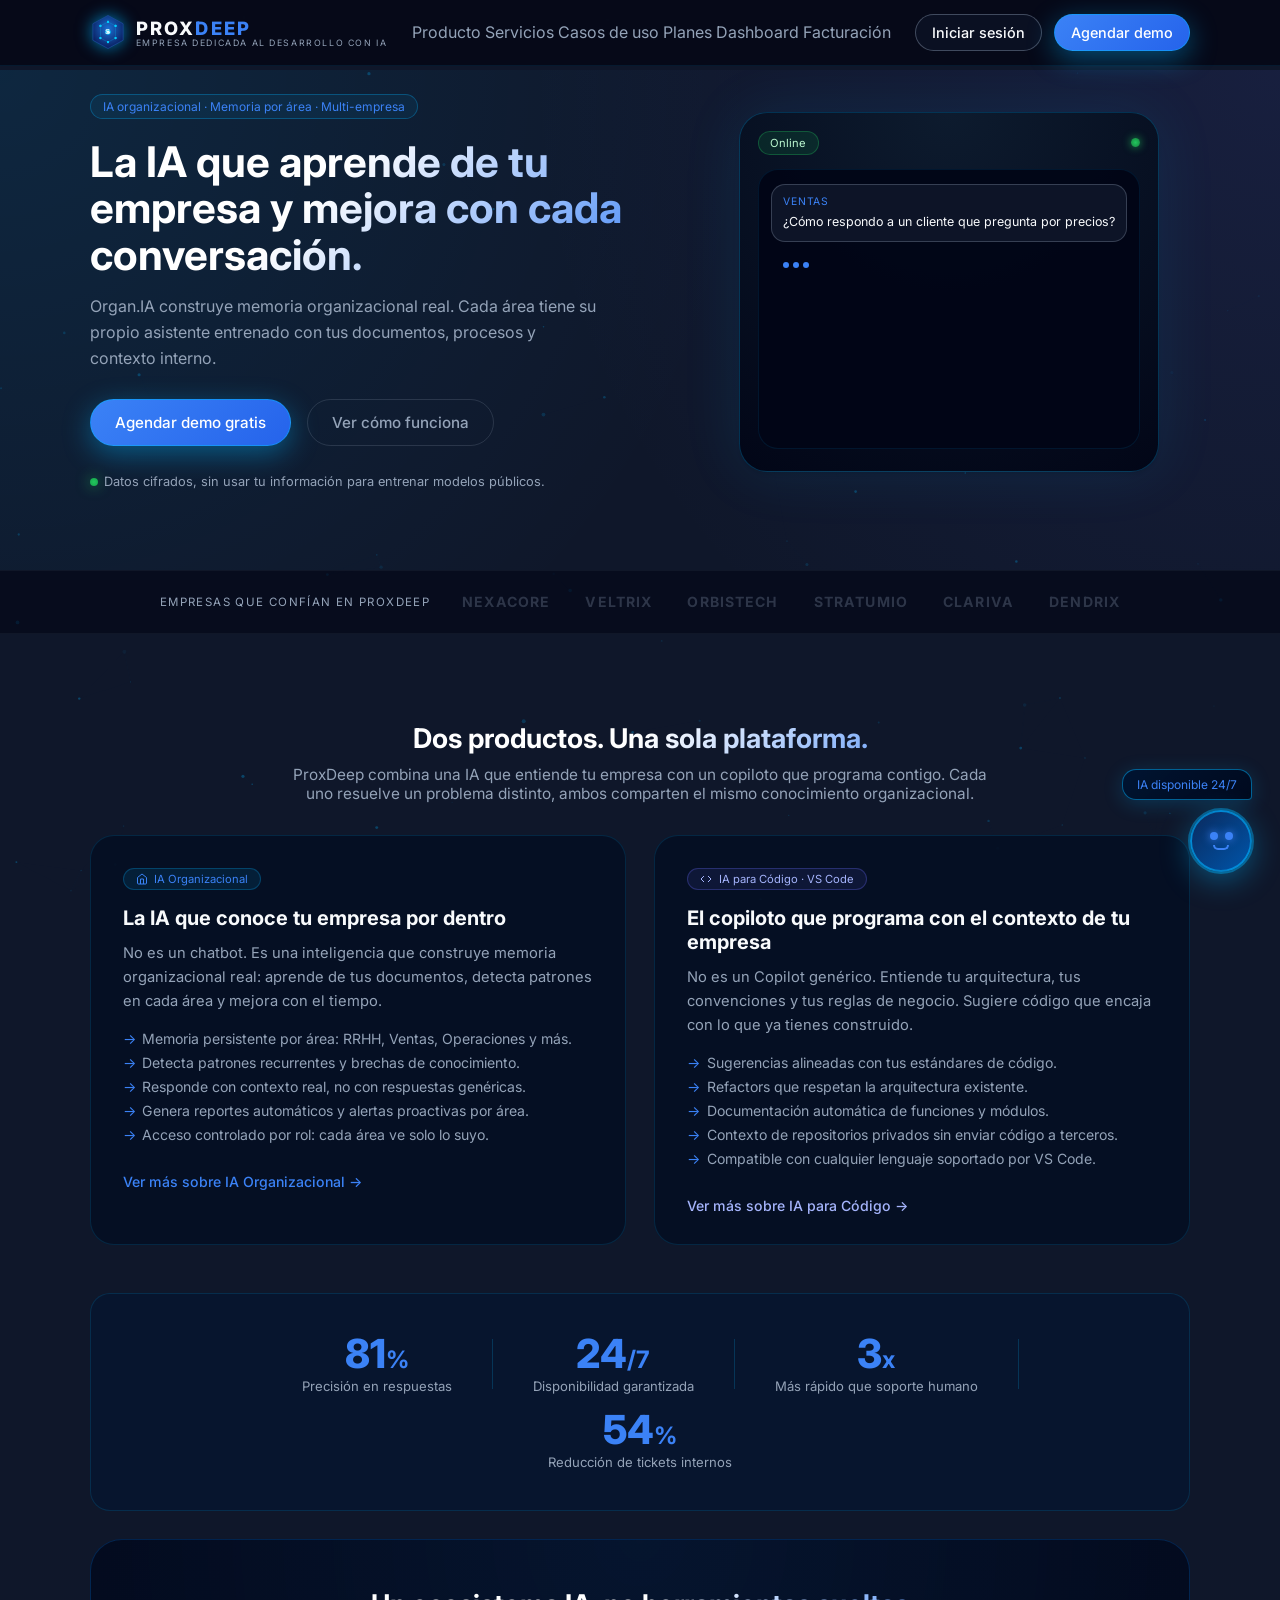
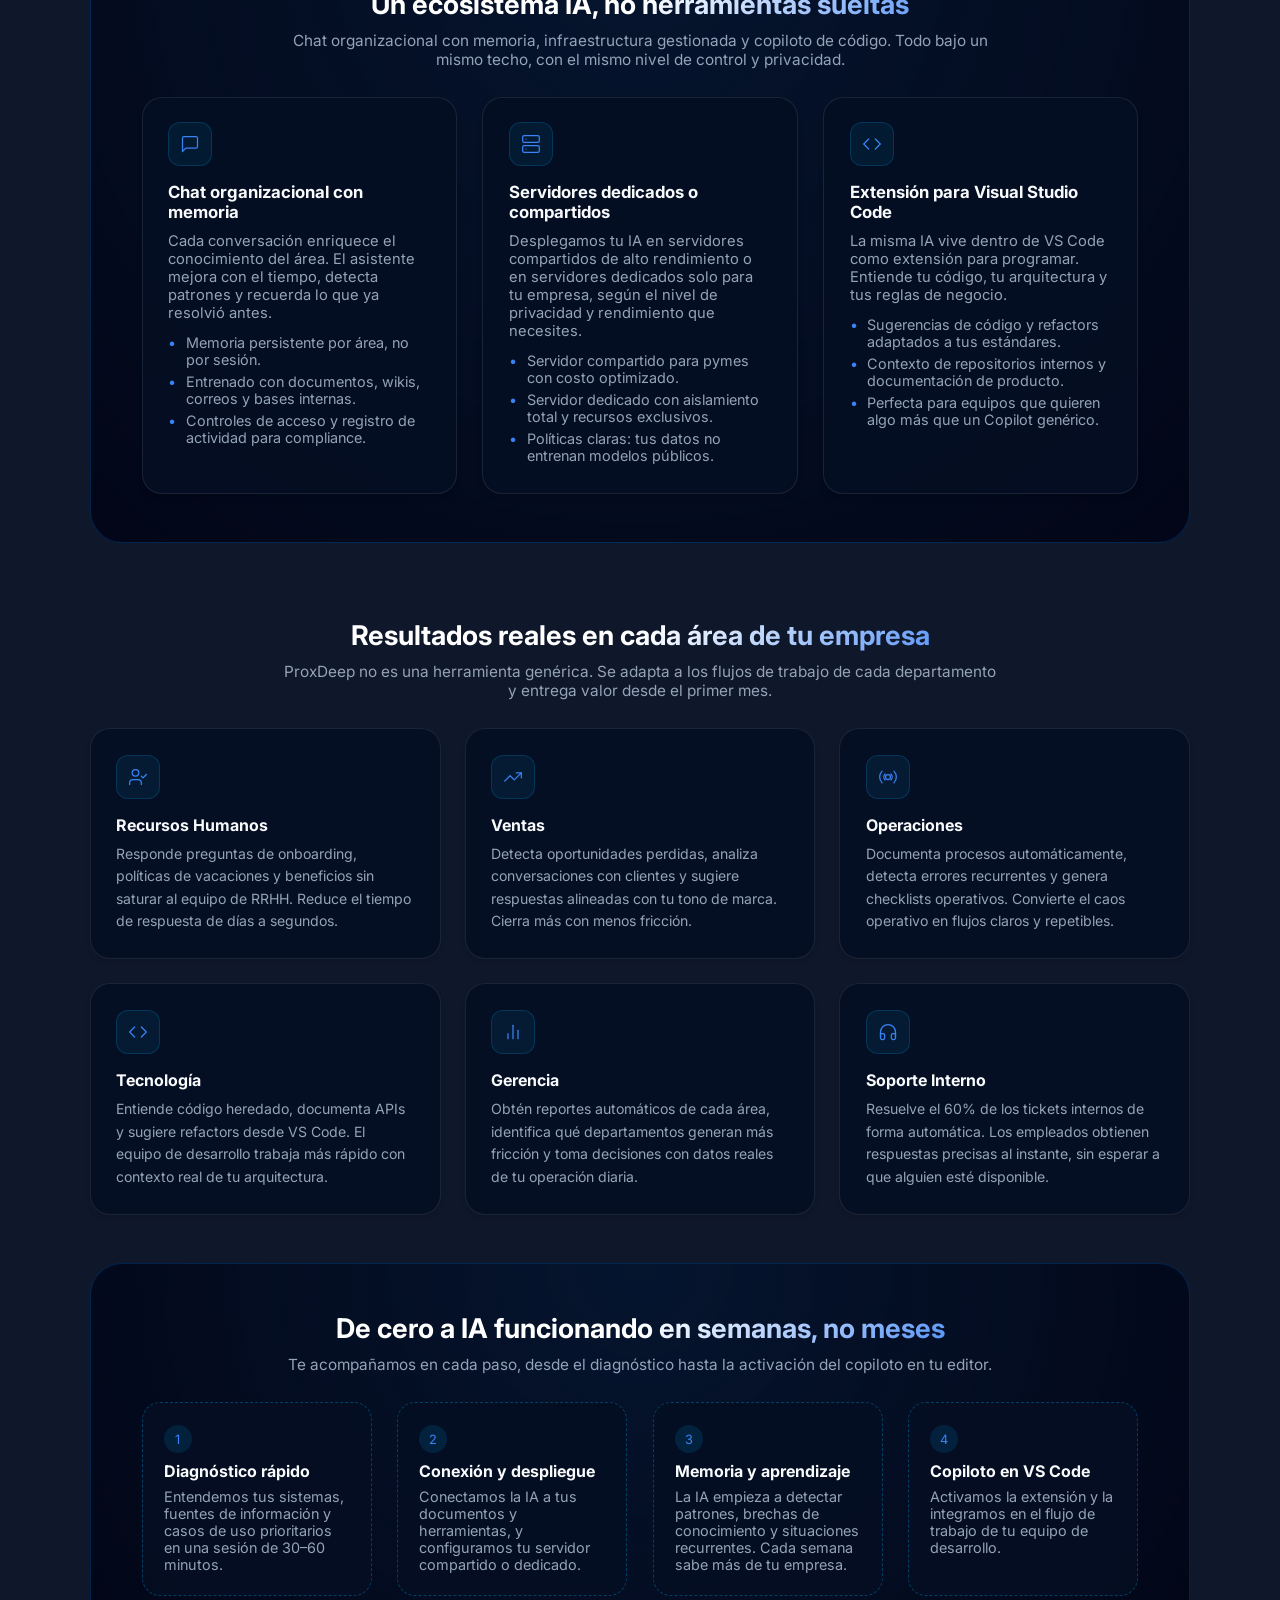
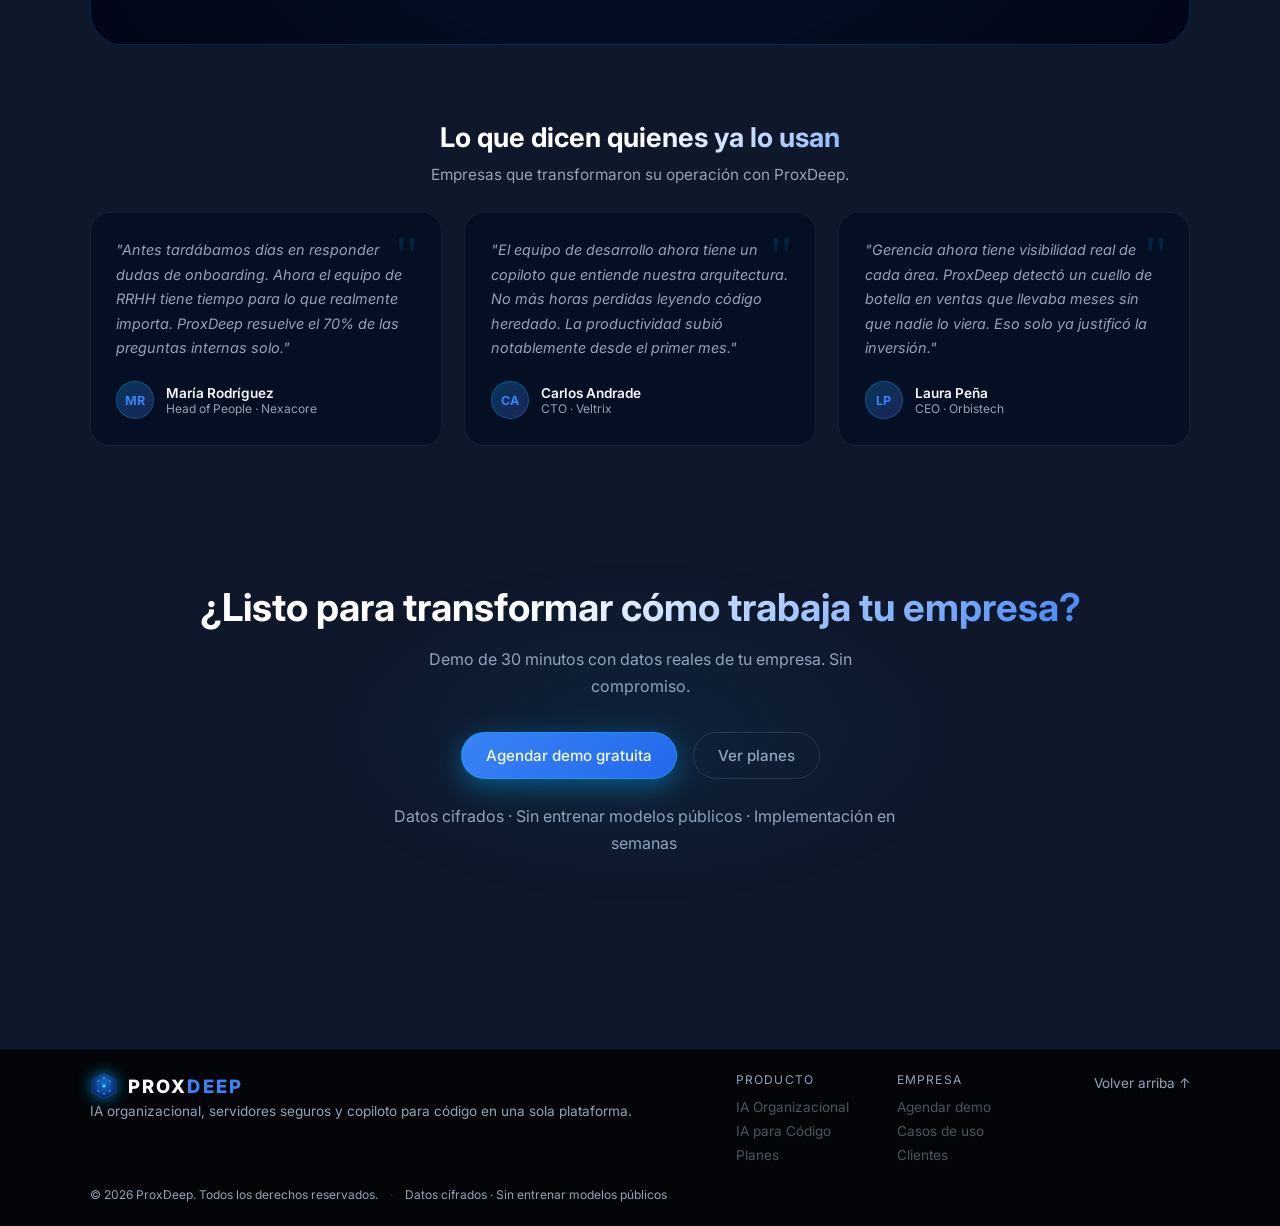
<file: index.html>
<!DOCTYPE html>
<html lang="es">

<head>
  <meta charset="UTF-8" />
  <meta name="viewport" content="width=device-width, initial-scale=1.0" />
  <title>ProxDeep · IA Organizacional</title>
  <link rel="stylesheet" href="style.css" />
  <link rel="preconnect" href="https://fonts.googleapis.com">
  <link rel="preconnect" href="https://fonts.gstatic.com" crossorigin>
  <link href="https://fonts.googleapis.com/css2?family=Inter:wght@300;400;500;600;700&display=swap" rel="stylesheet">
</head>

<body>
  <div class="page-wrapper">

    <canvas id="particles-canvas"></canvas>

    <!-- NAVBAR STICKY -->
    <nav class="nav-sticky" id="nav-sticky">
      <div class="logo">
        <svg class="logo-img" viewBox="0 0 100 100" xmlns="http://www.w3.org/2000/svg">
          <defs>
            <radialGradient id="hexGradNav" cx="50%" cy="40%" r="60%">
              <stop offset="0%" stop-color="#1a6fd4" />
              <stop offset="100%" stop-color="#0a1e5e" />
            </radialGradient>
            <filter id="glowNav">
              <feGaussianBlur stdDeviation="1.5" result="blur" />
              <feMerge>
                <feMergeNode in="blur" />
                <feMergeNode in="SourceGraphic" />
              </feMerge>
            </filter>
          </defs>
          <polygon points="50,4 92,27 92,73 50,96 8,73 8,27" fill="url(#hexGradNav)" stroke="#1e4fa0"
            stroke-width="2" />
          <circle cx="50" cy="22" r="3" fill="#00cfff" filter="url(#glowNav)" />
          <circle cx="71" cy="33" r="3" fill="#00cfff" filter="url(#glowNav)" />
          <circle cx="71" cy="67" r="3" fill="#00cfff" filter="url(#glowNav)" />
          <circle cx="50" cy="78" r="3" fill="#00cfff" filter="url(#glowNav)" />
          <circle cx="29" cy="67" r="3" fill="#00cfff" filter="url(#glowNav)" />
          <circle cx="29" cy="33" r="3" fill="#00cfff" filter="url(#glowNav)" />
          <g stroke="#00cfff" stroke-width="1" opacity="0.6">
            <line x1="50" y1="22" x2="71" y2="33" />
            <line x1="71" y1="33" x2="71" y2="67" />
            <line x1="71" y1="67" x2="50" y2="78" />
            <line x1="50" y1="78" x2="29" y2="67" />
            <line x1="29" y1="67" x2="29" y2="33" />
            <line x1="29" y1="33" x2="50" y2="22" />
          </g>
          <circle cx="50" cy="50" r="7" fill="#00cfff" filter="url(#glowNav)" opacity="0.9" />
          <circle cx="50" cy="50" r="4" fill="#ffffff" opacity="0.8" />
          <text x="50" y="56" text-anchor="middle" font-family="Arial Black, sans-serif" font-size="22"
            font-weight="900" fill="white" opacity="0.85">S</text>
        </svg>
        <div>
          <span class="logo-text">PROX<span>DEEP</span></span>
          <span class="logo-sub">Empresa Dedicada al Desarrollo con IA</span>
        </div>
      </div>
      <div class="nav-links" id="nav-links-sticky">
        <a href="producto.html">Producto</a>
        <a href="#servicios">Servicios</a>
        <a href="#casos">Casos de uso</a>
        <a href="planes.html">Planes</a>
        <a href="dashboard.html">Dashboard</a>
        <a href="billing.html">Facturación</a>
      </div>
      <div class="nav-cta" id="nav-cta-sticky">
        <a href="login.html" class="btn btn-outline">Iniciar sesión</a>
        <a href="#contacto" class="btn btn-primary">Agendar demo</a>
      </div>
      <button class="nav-toggle" id="nav-toggle-sticky" aria-label="Abrir menú">
        <span></span><span></span><span></span>
      </button>
    </nav>
    <div class="nav-spacer"></div>

    <header class="hero" id="top">
      <div class="hero-content">
        <div class="hero-text" data-animate="fade-up">
          <p class="badge">IA organizacional · Memoria por área · Multi-empresa</p>
          <h1>La IA que aprende de tu empresa y mejora con cada conversación.</h1>
          <p class="hero-subtitle">
            Organ.IA construye memoria organizacional real. Cada área tiene su propio asistente entrenado con tus documentos, procesos y contexto interno.
          </p>
          <div class="hero-actions">
            <a href="demo.html" class="btn btn-primary btn-lg">Agendar demo gratis</a>
            <a href="producto.html" class="btn btn-ghost btn-lg">Ver cómo funciona</a>
          </div>
          <div class="hero-trust">
            <span class="dot"></span>
            Datos cifrados, sin usar tu información para entrenar modelos públicos.
          </div>
        </div>

        <div class="hero-visual" data-animate="fade-left">
          <div class="hero-card">
            <div class="hero-card-header">
              <span class="status-pill">Online</span>
              <span class="status-dot"></span>
            </div>
            <div class="chat-window" id="hero-chat"></div>
          </div>
        </div>
      </div>
      <div class="hero-gradient"></div>
    </header>

    <!-- SOCIAL PROOF BAR -->
    <div class="social-proof" data-animate="fade-up">
      <span class="social-proof-label">Empresas que confían en ProxDeep</span>
      <div class="social-proof-logos">
        <span class="social-proof-logo">Nexacore</span>
        <span class="social-proof-logo">Veltrix</span>
        <span class="social-proof-logo">Orbistech</span>
        <span class="social-proof-logo">Stratumio</span>
        <span class="social-proof-logo">Clariva</span>
        <span class="social-proof-logo">Dendrix</span>
      </div>
    </div>

    <main>
      <!-- DOS PRODUCTOS -->
      <section class="section" id="producto">
        <div class="section-header" data-animate="fade-up">
          <h2>Dos productos. Una sola plataforma.</h2>
          <p>ProxDeep combina una IA que entiende tu empresa con un copiloto que programa contigo. Cada uno resuelve un
            problema distinto, ambos comparten el mismo conocimiento organizacional.</p>
        </div>

        <div class="product-split" data-animate="fade-up">
          <!-- Producto 1: IA Organizacional -->
          <div class="product-card">
            <span class="product-card-tag">
              <svg width="12" height="12" viewBox="0 0 24 24" fill="none" stroke="currentColor" stroke-width="2">
                <path d="M3 9l9-7 9 7v11a2 2 0 0 1-2 2H5a2 2 0 0 1-2-2z" />
                <polyline points="9 22 9 12 15 12 15 22" />
              </svg>
              IA Organizacional
            </span>
            <h3>La IA que conoce tu empresa por dentro</h3>
            <p>No es un chatbot. Es una inteligencia que construye memoria organizacional real: aprende de tus documentos, detecta patrones en cada área y mejora con el tiempo.</p>
            <ul>
              <li>Memoria persistente por área: RRHH, Ventas, Operaciones y más.</li>
              <li>Detecta patrones recurrentes y brechas de conocimiento.</li>
              <li>Responde con contexto real, no con respuestas genéricas.</li>
              <li>Genera reportes automáticos y alertas proactivas por área.</li>
              <li>Acceso controlado por rol: cada área ve solo lo suyo.</li>
            </ul>
            <a href="producto.html" class="product-cta">Ver más sobre IA Organizacional →</a>
          </div>

          <!-- Producto 2: IA para Código -->
          <div class="product-card">
            <span class="product-card-tag"
              style="background:rgba(99,102,241,0.1);border-color:rgba(99,102,241,0.3);color:#a5b4fc;">
              <svg width="12" height="12" viewBox="0 0 24 24" fill="none" stroke="currentColor" stroke-width="2">
                <polyline points="16 18 22 12 16 6" />
                <polyline points="8 6 2 12 8 18" />
              </svg>
              IA para Código · VS Code
            </span>
            <h3>El copiloto que programa con el contexto de tu empresa</h3>
            <p>No es un Copilot genérico. Entiende tu arquitectura, tus convenciones y tus reglas de negocio. Sugiere
              código que encaja con lo que ya tienes construido.</p>
            <ul>
              <li>Sugerencias alineadas con tus estándares de código.</li>
              <li>Refactors que respetan la arquitectura existente.</li>
              <li>Documentación automática de funciones y módulos.</li>
              <li>Contexto de repositorios privados sin enviar código a terceros.</li>
              <li>Compatible con cualquier lenguaje soportado por VS Code.</li>
            </ul>
            <a href="producto.html" class="product-cta" style="color:#a5b4fc;">Ver más sobre IA para Código →</a>
          </div>
        </div>
      </section>

      <!-- MÉTRICAS -->
      <section class="metrics-section" data-animate="fade-up">
        <div class="metric">
          <span class="metric-number" data-target="98">0</span><span class="metric-unit">%</span>
          <p>Precisión en respuestas</p>
        </div>
        <div class="metric-divider"></div>
        <div class="metric">
          <span class="metric-number" data-target="24">0</span><span class="metric-unit">/7</span>
          <p>Disponibilidad garantizada</p>
        </div>
        <div class="metric-divider"></div>
        <div class="metric">
          <span class="metric-number" data-target="3">0</span><span class="metric-unit">x</span>
          <p>Más rápido que soporte humano</p>
        </div>
        <div class="metric-divider"></div>
        <div class="metric">
          <span class="metric-number" data-target="60">0</span><span class="metric-unit">%</span>
          <p>Reducción de tickets internos</p>
        </div>
      </section>

      <!-- SERVICIOS -->
      <section class="section alt" id="servicios">
        <div class="section-header" data-animate="fade-up">
          <h2>Un ecosistema IA, no herramientas sueltas</h2>
          <p>
            Chat organizacional con memoria, infraestructura gestionada y copiloto de código. Todo bajo un mismo techo, con el mismo nivel de control y privacidad.
          </p>
        </div>
        <div class="services-layout">
          <article class="card service" data-animate="fade-right">
            <div class="service-icon-svg">
              <svg viewBox="0 0 24 24" fill="none" stroke="currentColor" stroke-width="1.5" stroke-linecap="round"
                stroke-linejoin="round">
                <path d="M21 15a2 2 0 0 1-2 2H7l-4 4V5a2 2 0 0 1 2-2h14a2 2 0 0 1 2 2z" />
              </svg>
            </div>
            <h3>Chat organizacional con memoria</h3>
            <p>Cada conversación enriquece el conocimiento del área. El asistente mejora con el tiempo, detecta patrones y recuerda lo que ya resolvió antes.</p>
            <ul>
              <li>Memoria persistente por área, no por sesión.</li>
              <li>Entrenado con documentos, wikis, correos y bases internas.</li>
              <li>Controles de acceso y registro de actividad para compliance.</li>
            </ul>
          </article>
          <article class="card service" data-animate="fade-up">
            <div class="service-icon-svg">
              <svg viewBox="0 0 24 24" fill="none" stroke="currentColor" stroke-width="1.5" stroke-linecap="round"
                stroke-linejoin="round">
                <rect x="2" y="2" width="20" height="8" rx="2" />
                <rect x="2" y="14" width="20" height="8" rx="2" />
                <line x1="6" y1="6" x2="6.01" y2="6" />
                <line x1="6" y1="18" x2="6.01" y2="18" />
              </svg>
            </div>
            <h3>Servidores dedicados o compartidos</h3>
            <p>Desplegamos tu IA en servidores compartidos de alto rendimiento o en servidores dedicados solo para tu
              empresa, según el nivel de privacidad y rendimiento que necesites.</p>
            <ul>
              <li>Servidor compartido para pymes con costo optimizado.</li>
              <li>Servidor dedicado con aislamiento total y recursos exclusivos.</li>
              <li>Políticas claras: tus datos no entrenan modelos públicos.</li>
            </ul>
          </article>
          <article class="card service" data-animate="fade-left">
            <div class="service-icon-svg">
              <svg viewBox="0 0 24 24" fill="none" stroke="currentColor" stroke-width="1.5" stroke-linecap="round"
                stroke-linejoin="round">
                <polyline points="16 18 22 12 16 6" />
                <polyline points="8 6 2 12 8 18" />
              </svg>
            </div>
            <h3>Extensión para Visual Studio Code</h3>
            <p>La misma IA vive dentro de VS Code como extensión para programar. Entiende tu código, tu arquitectura y
              tus reglas de negocio.</p>
            <ul>
              <li>Sugerencias de código y refactors adaptados a tus estándares.</li>
              <li>Contexto de repositorios internos y documentación de producto.</li>
              <li>Perfecta para equipos que quieren algo más que un Copilot genérico.</li>
            </ul>
          </article>
        </div>
      </section>

      <!-- POR ÁREA -->
      <section class="section" id="casos">
        <div class="section-header" data-animate="fade-up">
          <h2>Resultados reales en cada área de tu empresa</h2>
          <p>ProxDeep no es una herramienta genérica. Se adapta a los flujos de trabajo de cada departamento y entrega
            valor desde el primer mes.</p>
        </div>
        <div class="grid grid-3" data-animate="fade-up">
          <div class="card usecase-v2">
            <div class="usecase-v2-icon">
              <svg viewBox="0 0 24 24" fill="none" stroke="currentColor" stroke-width="1.5" stroke-linecap="round"
                stroke-linejoin="round">
                <path d="M16 21v-2a4 4 0 0 0-4-4H6a4 4 0 0 0-4 4v2" />
                <circle cx="9" cy="7" r="4" />
                <polyline points="16 11 18 13 22 9" />
              </svg>
            </div>
            <h3>Recursos Humanos</h3>
            <p>Responde preguntas de onboarding, políticas de vacaciones y beneficios sin saturar al equipo de RRHH.
              Reduce el tiempo de respuesta de días a segundos.</p>
          </div>
          <div class="card usecase-v2">
            <div class="usecase-v2-icon">
              <svg viewBox="0 0 24 24" fill="none" stroke="currentColor" stroke-width="1.5" stroke-linecap="round"
                stroke-linejoin="round">
                <polyline points="22 7 13.5 15.5 8.5 10.5 2 17" />
                <polyline points="16 7 22 7 22 13" />
              </svg>
            </div>
            <h3>Ventas</h3>
            <p>Detecta oportunidades perdidas, analiza conversaciones con clientes y sugiere respuestas alineadas con tu
              tono de marca. Cierra más con menos fricción.</p>
          </div>
          <div class="card usecase-v2">
            <div class="usecase-v2-icon">
              <svg viewBox="0 0 24 24" fill="none" stroke="currentColor" stroke-width="1.5" stroke-linecap="round"
                stroke-linejoin="round">
                <circle cx="12" cy="12" r="3" />
                <path d="M19.07 4.93a10 10 0 0 1 0 14.14M4.93 4.93a10 10 0 0 0 0 14.14" />
                <path d="M15.54 8.46a5 5 0 0 1 0 7.07M8.46 8.46a5 5 0 0 0 0 7.07" />
              </svg>
            </div>
            <h3>Operaciones</h3>
            <p>Documenta procesos automáticamente, detecta errores recurrentes y genera checklists operativos. Convierte
              el caos operativo en flujos claros y repetibles.</p>
          </div>
          <div class="card usecase-v2">
            <div class="usecase-v2-icon">
              <svg viewBox="0 0 24 24" fill="none" stroke="currentColor" stroke-width="1.5" stroke-linecap="round"
                stroke-linejoin="round">
                <polyline points="16 18 22 12 16 6" />
                <polyline points="8 6 2 12 8 18" />
              </svg>
            </div>
            <h3>Tecnología</h3>
            <p>Entiende código heredado, documenta APIs y sugiere refactors desde VS Code. El equipo de desarrollo
              trabaja más rápido con contexto real de tu arquitectura.</p>
          </div>
          <div class="card usecase-v2">
            <div class="usecase-v2-icon">
              <svg viewBox="0 0 24 24" fill="none" stroke="currentColor" stroke-width="1.5" stroke-linecap="round"
                stroke-linejoin="round">
                <line x1="18" y1="20" x2="18" y2="10" />
                <line x1="12" y1="20" x2="12" y2="4" />
                <line x1="6" y1="20" x2="6" y2="14" />
              </svg>
            </div>
            <h3>Gerencia</h3>
            <p>Obtén reportes automáticos de cada área, identifica qué departamentos generan más fricción y toma
              decisiones con datos reales de tu operación diaria.</p>
          </div>
          <div class="card usecase-v2">
            <div class="usecase-v2-icon">
              <svg viewBox="0 0 24 24" fill="none" stroke="currentColor" stroke-width="1.5" stroke-linecap="round"
                stroke-linejoin="round">
                <path d="M3 18v-6a9 9 0 0 1 18 0v6" />
                <path
                  d="M21 19a2 2 0 0 1-2 2h-1a2 2 0 0 1-2-2v-3a2 2 0 0 1 2-2h3zM3 19a2 2 0 0 0 2 2h1a2 2 0 0 0 2-2v-3a2 2 0 0 0-2-2H3z" />
              </svg>
            </div>
            <h3>Soporte Interno</h3>
            <p>Resuelve el 60% de los tickets internos de forma automática. Los empleados obtienen respuestas precisas
              al instante, sin esperar a que alguien esté disponible.</p>
          </div>
        </div>
      </section>

      <!-- IMPLEMENTACIÓN -->
      <section class="section alt" id="implementacion">
        <div class="section-header" data-animate="fade-up">
          <h2>De cero a IA funcionando en semanas, no meses</h2>
          <p>Te acompañamos en cada paso, desde el diagnóstico hasta la activación del copiloto en tu editor.</p>
        </div>
        <div class="steps" data-animate="fade-up">
          <div class="step">
            <span class="step-number">1</span>
            <h3>Diagnóstico rápido</h3>
            <p>Entendemos tus sistemas, fuentes de información y casos de uso prioritarios en una sesión de 30–60
              minutos.</p>
          </div>
          <div class="step">
            <span class="step-number">2</span>
            <h3>Conexión y despliegue</h3>
            <p>Conectamos la IA a tus documentos y herramientas, y configuramos tu servidor compartido o dedicado.</p>
          </div>
          <div class="step">
            <span class="step-number">3</span>
            <h3>Memoria y aprendizaje</h3>
            <p>La IA empieza a detectar patrones, brechas de conocimiento y situaciones recurrentes. Cada semana sabe más de tu empresa.</p>
          </div>
          <div class="step">
            <span class="step-number">4</span>
            <h3>Copiloto en VS Code</h3>
            <p>Activamos la extensión y la integramos en el flujo de trabajo de tu equipo de desarrollo.</p>
          </div>
        </div>
      </section>

      <!-- TESTIMONIOS -->
      <section class="section" id="testimonios">
        <div class="section-header" data-animate="fade-up">
          <h2>Lo que dicen quienes ya lo usan</h2>
          <p>Empresas que transformaron su operación con ProxDeep.</p>
        </div>
        <div class="testimonials" data-animate="fade-up">
          <div class="testimonial-card">
            <p class="testimonial-text">"Antes tardábamos días en responder dudas de onboarding. Ahora el equipo de RRHH
              tiene tiempo para lo que realmente importa. ProxDeep resuelve el 70% de las preguntas internas solo."</p>
            <div class="testimonial-author">
              <div class="testimonial-avatar">MR</div>
              <div>
                <p class="testimonial-name">María Rodríguez</p>
                <p class="testimonial-role">Head of People · Nexacore</p>
              </div>
            </div>
          </div>
          <div class="testimonial-card">
            <p class="testimonial-text">"El equipo de desarrollo ahora tiene un copiloto que entiende nuestra
              arquitectura. No más horas perdidas leyendo código heredado. La productividad subió notablemente desde el
              primer mes."</p>
            <div class="testimonial-author">
              <div class="testimonial-avatar">CA</div>
              <div>
                <p class="testimonial-name">Carlos Andrade</p>
                <p class="testimonial-role">CTO · Veltrix</p>
              </div>
            </div>
          </div>
          <div class="testimonial-card">
            <p class="testimonial-text">"Gerencia ahora tiene visibilidad real de cada área. ProxDeep detectó un cuello
              de botella en ventas que llevaba meses sin que nadie lo viera. Eso solo ya justificó la inversión."</p>
            <div class="testimonial-author">
              <div class="testimonial-avatar">LP</div>
              <div>
                <p class="testimonial-name">Laura Peña</p>
                <p class="testimonial-role">CEO · Orbistech</p>
              </div>
            </div>
          </div>
        </div>
      </section>

      <!-- CTA FINAL -->
      <section class="cta-final" data-animate="fade-up">
        <div class="cta-glow"></div>
        <h2>¿Listo para transformar cómo trabaja tu empresa?</h2>
        <p>Demo de 30 minutos con datos reales de tu empresa. Sin compromiso.</p>
        <div class="cta-final-actions">
          <a href="demo.html" class="btn btn-primary btn-lg">Agendar demo gratuita</a>
          <a href="planes.html" class="btn btn-ghost btn-lg">Ver planes</a>
        </div>
        <p class="cta-trust">
          <span class="dot"></span>
          Datos cifrados · Sin entrenar modelos públicos · Implementación en semanas
        </p>
      </section>
    </main>

    <footer class="footer">
      <div class="footer-inner">
        <div class="footer-left">
          <div class="logo">
            <svg class="logo-img" style="width:28px;height:28px;" viewBox="0 0 100 100"
              xmlns="http://www.w3.org/2000/svg">
              <defs>
                <radialGradient id="hexGrad2" cx="50%" cy="40%" r="60%">
                  <stop offset="0%" stop-color="#1a6fd4" />
                  <stop offset="100%" stop-color="#0a1e5e" />
                </radialGradient>
              </defs>
              <polygon points="50,4 92,27 92,73 50,96 8,73 8,27" fill="url(#hexGrad2)" stroke="#1e4fa0"
                stroke-width="2" />
              <circle cx="50" cy="22" r="3" fill="#00cfff" />
              <circle cx="71" cy="33" r="3" fill="#00cfff" />
              <circle cx="71" cy="67" r="3" fill="#00cfff" />
              <circle cx="50" cy="78" r="3" fill="#00cfff" />
              <circle cx="29" cy="67" r="3" fill="#00cfff" />
              <circle cx="29" cy="33" r="3" fill="#00cfff" />
              <g stroke="#00cfff" stroke-width="1" opacity="0.6">
                <line x1="50" y1="22" x2="71" y2="33" />
                <line x1="71" y1="33" x2="71" y2="67" />
                <line x1="71" y1="67" x2="50" y2="78" />
                <line x1="50" y1="78" x2="29" y2="67" />
                <line x1="29" y1="67" x2="29" y2="33" />
                <line x1="29" y1="33" x2="50" y2="22" />
              </g>
              <circle cx="50" cy="50" r="6" fill="#00cfff" opacity="0.9" />
              <circle cx="50" cy="50" r="3" fill="#ffffff" opacity="0.8" />
            </svg>
            <span class="logo-text">PROX<span>DEEP</span></span>
          </div>
          <p>IA organizacional, servidores seguros y copiloto para código en una sola plataforma.</p>
        </div>
        <div class="footer-links">
          <div class="footer-col">
            <p class="footer-col-title">Producto</p>
            <a href="producto.html">IA Organizacional</a>
            <a href="producto.html">IA para Código</a>
            <a href="planes.html">Planes</a>
          </div>
          <div class="footer-col">
            <p class="footer-col-title">Empresa</p>
            <a href="demo.html">Agendar demo</a>
            <a href="#casos">Casos de uso</a>
            <a href="#testimonios">Clientes</a>
          </div>
        </div>
        <div class="footer-right">
          <a href="#top">Volver arriba ↑</a>
        </div>
      </div>
      <div class="footer-bottom">
        <span>© 2026 ProxDeep. Todos los derechos reservados.</span>
        <span style="color:rgba(148,163,184,0.3);">·</span>
        <span>Datos cifrados · Sin entrenar modelos públicos</span>
      </div>
    </footer>
  </div>

  <!-- ROBOT ASISTENTE -->
  <div class="bot-wrapper" id="bot-wrapper">
    <div class="bot-bubbles" id="bot-bubbles">
      <span class="bot-bubble" id="bot-bubble-text">IA disponible 24/7</span>
    </div>
    <button class="bot-btn" id="bot-btn" aria-label="Abrir asistente ProxDeep">
      <div class="bot-face">
        <div class="bot-eyes">
          <span class="bot-eye"></span>
          <span class="bot-eye"></span>
        </div>
        <div class="bot-mouth"></div>
      </div>
      <div class="bot-pulse"></div>
    </button>
    <div class="bot-chat" id="bot-chat">
      <div class="bot-chat-header">
        <div class="bot-chat-avatar">🤖</div>
        <div>
          <strong>ProxDeep AI</strong>
          <span class="bot-online">● En línea</span>
        </div>
        <button class="bot-close" id="bot-close" aria-label="Cerrar chat">✕</button>
      </div>
      <div class="bot-chat-messages" id="bot-chat-messages">
        <div class="bot-msg bot-msg-ai">
          <p>¡Hola! Soy el asistente de ProxDeep 👋 ¿En qué puedo ayudarte hoy?</p>
        </div>
      </div>
      <div class="bot-chat-input">
        <input type="text" id="bot-input" placeholder="Escribe tu pregunta..." />
        <button id="bot-send" aria-label="Enviar">➤</button>
      </div>
    </div>
  </div>

  <script src="script.js"></script>
</body>

</html>
</file>
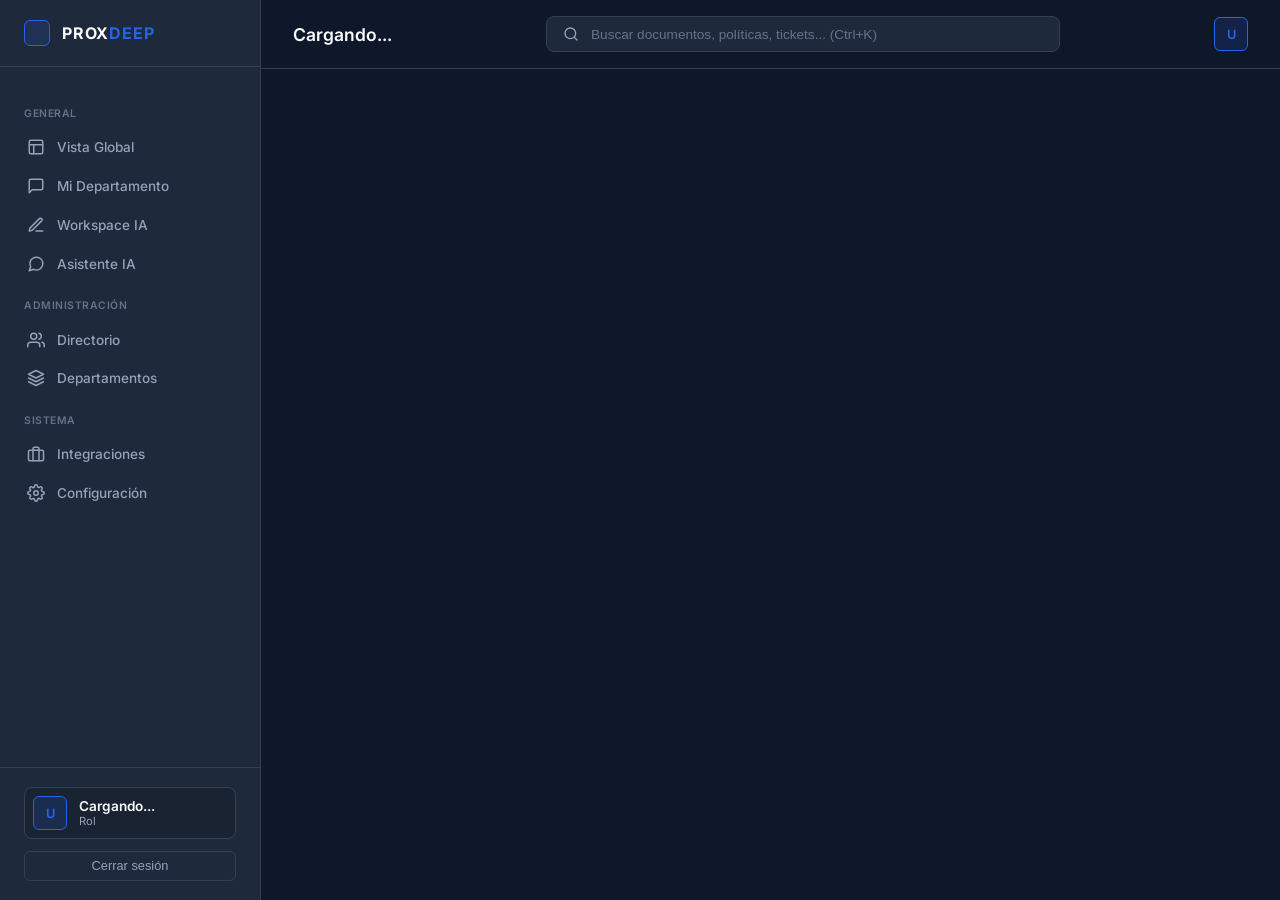
<file: dashboard.html>
<!DOCTYPE html>
<html lang="es">
<head>
  <meta charset="UTF-8" />
  <meta name="viewport" content="width=device-width, initial-scale=1.0" />
  <title>ProxDeep - Enterprise IA Platform</title>
  <link href="https://fonts.googleapis.com/css2?family=Inter:wght@400;500;600;700&display=swap" rel="stylesheet">
  <link rel="stylesheet" href="dashboard.css" />
</head>
<body>

<div class="dash-wrap">
  <!-- SIDEBAR -->
  <aside class="dash-sidebar" id="sidebar">
    <div class="dash-sidebar-logo">
      <div class="logo-icon"></div>
      <div class="logo-text">PROX<span>DEEP</span></div>
    </div>
    
    <nav class="dash-nav">
      <!-- General -->
      <p class="dash-nav-section">General</p>
      
      <!-- CEO/Admin Vista Global -->
      <a class="dash-nav-item" data-view="dashboard" href="#">
        <svg viewBox="0 0 24 24" fill="none" stroke="currentColor" stroke-width="2" stroke-linecap="round" stroke-linejoin="round"><rect x="3" y="3" width="18" height="18" rx="2"/><path d="M3 9h18M9 21V9"/></svg>
        Vista Global
      </a>
      
      <!-- Líder de Área Vista -->
      <a class="dash-nav-item" data-view="area" href="#">
        <svg viewBox="0 0 24 24" fill="none" stroke="currentColor" stroke-width="2" stroke-linecap="round" stroke-linejoin="round"><path d="M21 15a2 2 0 0 1-2 2H7l-4 4V5a2 2 0 0 1 2-2h14a2 2 0 0 1 2 2z"/></svg>
        Mi Departamento
      </a>

      <!-- Workspace IA (Fase 2) -->
      <a class="dash-nav-item" data-view="workspace" href="#">
        <svg viewBox="0 0 24 24" fill="none" stroke="currentColor" stroke-width="2" stroke-linecap="round" stroke-linejoin="round"><path d="M12 20h9"/><path d="M16.5 3.5a2.121 2.121 0 0 1 3 3L7 19l-4 1 1-4L16.5 3.5z"/></svg>
        Workspace IA
      </a>
      
      <!-- Empleado Vista -->
      <a class="dash-nav-item" data-view="employee" href="#">
        <svg viewBox="0 0 24 24" fill="none" stroke="currentColor" stroke-width="2" stroke-linecap="round" stroke-linejoin="round"><path d="M21 11.5a8.38 8.38 0 0 1-.9 3.8 8.5 8.5 0 0 1-7.6 4.7 8.38 8.38 0 0 1-3.8-.9L3 21l1.9-5.7a8.38 8.38 0 0 1-.9-3.8 8.5 8.5 0 0 1 4.7-7.6 8.38 8.38 0 0 1 3.8-.9h.5a8.48 8.48 0 0 1 8 8v.5z"/></svg>
        Asistente IA
      </a>

      <!-- Sección Administración -->
      <p class="dash-nav-section">Administración</p>
      <a class="dash-nav-item" data-view="users" href="#">
        <svg viewBox="0 0 24 24" fill="none" stroke="currentColor" stroke-width="2" stroke-linecap="round" stroke-linejoin="round"><path d="M17 21v-2a4 4 0 0 0-4-4H5a4 4 0 0 0-4 4v2"/><circle cx="9" cy="7" r="4"/><path d="M23 21v-2a4 4 0 0 0-3-3.87"/><path d="M16 3.13a4 4 0 0 1 0 7.75"/></svg>
        Directorio
      </a>
      <a class="dash-nav-item" data-view="areas" href="#">
        <svg viewBox="0 0 24 24" fill="none" stroke="currentColor" stroke-width="2" stroke-linecap="round" stroke-linejoin="round"><polygon points="12 2 2 7 12 12 22 7 12 2"/><polyline points="2 17 12 22 22 17"/><polyline points="2 12 12 17 22 12"/></svg>
        Departamentos
      </a>

      <!-- Configuración -->
      <p class="dash-nav-section">Sistema</p>
      
      <!-- Integraciones (Fase 2) -->
      <a class="dash-nav-item" data-view="integrations" href="#">
        <svg viewBox="0 0 24 24" fill="none" stroke="currentColor" stroke-width="2" stroke-linecap="round" stroke-linejoin="round"><rect x="2" y="7" width="20" height="14" rx="2" ry="2"/><path d="M16 21V5a2 2 0 0 0-2-2h-4a2 2 0 0 0-2 2v16"/></svg>
        Integraciones
      </a>

      <a class="dash-nav-item" data-view="settings" href="#">
        <svg viewBox="0 0 24 24" fill="none" stroke="currentColor" stroke-width="2" stroke-linecap="round" stroke-linejoin="round"><circle cx="12" cy="12" r="3"/><path d="M19.4 15a1.65 1.65 0 0 0 .33 1.82l.06.06a2 2 0 0 1 0 2.83 2 2 0 0 1-2.83 0l-.06-.06a1.65 1.65 0 0 0-1.82-.33 1.65 1.65 0 0 0-1 1.51V21a2 2 0 0 1-2 2 2 2 0 0 1-2-2v-.09A1.65 1.65 0 0 0 9 19.4a1.65 1.65 0 0 0-1.82.33l-.06.06a2 2 0 0 1-2.83 0 2 2 0 0 1 0-2.83l.06-.06a1.65 1.65 0 0 0 .33-1.82 1.65 1.65 0 0 0-1.51-1H3a2 2 0 0 1-2-2 2 2 0 0 1 2-2h.09A1.65 1.65 0 0 0 4.6 9a1.65 1.65 0 0 0-.33-1.82l-.06-.06a2 2 0 0 1 0-2.83 2 2 0 0 1 2.83 0l.06.06a1.65 1.65 0 0 0 1.82.33H9a1.65 1.65 0 0 0 1-1.51V3a2 2 0 0 1 2-2 2 2 0 0 1 2 2v.09a1.65 1.65 0 0 0 1 1.51 1.65 1.65 0 0 0 1.82-.33l.06-.06a2 2 0 0 1 2.83 0 2 2 0 0 1 0 2.83l-.06.06a1.65 1.65 0 0 0-.33 1.82V9a1.65 1.65 0 0 0 1.51 1H21a2 2 0 0 1 2 2 2 2 0 0 1-2 2h-.09a1.65 1.65 0 0 0-1.51 1z"/></svg>
        Configuración
      </a>
    </nav>
    
    <div class="dash-sidebar-footer">
      <div class="dash-user-pill">
        <div class="dash-user-avatar">U</div>
        <div class="dash-user-info">
          <p class="dash-user-name">Cargando...</p>
          <p class="dash-user-role" id="sidebar-role">rol</p>
        </div>
      </div>
      <button class="dash-logout-btn" id="logout-btn">Cerrar sesión</button>
    </div>
  </aside>

  <!-- MAIN AREA -->
  <main class="dash-main">
    <div class="dash-topbar">
      <div class="dash-topbar-left">
        <h1 id="view-title">Cargando...</h1>
      </div>

      <!-- Búsqueda Global -->
      <div class="dash-global-search">
        <svg viewBox="0 0 24 24" fill="none" stroke="currentColor" stroke-width="2" stroke-linecap="round" stroke-linejoin="round"><circle cx="11" cy="11" r="8"/><line x1="21" y1="21" x2="16.65" y2="16.65"/></svg>
        <input type="text" id="global-search-input" placeholder="Buscar documentos, políticas, tickets... (Ctrl+K)" />
        <div class="search-results-modal" id="search-results">
          <!-- Llenado dinámicamente -->
        </div>
      </div>

      <div class="dash-topbar-right">
        <div class="dash-user-avatar" id="topbar-avatar" title="Ir a configuración">U</div>
      </div>
    </div>

    <div class="dash-content" id="dash-content">

      <!-- VISTA: VISTA GLOBAL (CEO/Admin) -->
      <div class="dash-view" id="view-dashboard">
        <div class="view-header">
          <div>
            <p class="section-title">Salud Organizacional y ROI</p>
            <p class="section-sub">Métricas de adopción de la IA en toda la empresa.</p>
          </div>
          <button class="btn-primary">Generar Reporte Global</button>
        </div>

        <div class="dash-stats">
          <div class="dash-stat-card">
            <p class="dash-stat-label">Tiempo Operativo Ahorrado</p>
            <p class="dash-stat-value text-accent">1,420 h</p>
            <span class="dash-stat-trend up">Este mes</span>
          </div>
          <div class="dash-stat-card">
            <p class="dash-stat-label">Tickets Evitados</p>
            <p class="dash-stat-value">3,850</p>
            <span class="dash-stat-trend up">Resolución auto: 82%</span>
          </div>
          <div class="dash-stat-card">
            <p class="dash-stat-label">Área con Mayor Adopción</p>
            <p class="dash-stat-value">RRHH</p>
            <span class="dash-stat-trend">42% del total de uso</span>
          </div>
          <div class="dash-stat-card">
            <p class="dash-stat-label">Área con Más Fricción</p>
            <p class="dash-stat-value text-warning">Ventas</p>
            <span class="dash-stat-trend down">Aumento de tickets manuales</span>
          </div>
        </div>

        <div class="dash-grid-2">
          <div class="dash-card">
            <p class="dash-card-title">Problemas Críticos Detectados (Empresa)</p>
            <div class="table-container">
              <table class="data-table">
                <thead><tr><th>Área</th><th>Problema Detectado por IA</th><th>Impacto</th><th>Estado</th></tr></thead>
                <tbody id="org-problems-tbody">
                  <!-- Llenado dinámicamente -->
                </tbody>
              </table>
            </div>
          </div>
          <div class="dash-card">
            <p class="dash-card-title">Distribución de Consultas (Adopción)</p>
            <div class="activity-list" id="adoption-activity-list">
              <!-- Llenado dinámicamente -->
            </div>
          </div>
        </div>

        <div class="dash-card org-intel-card">
          <p class="dash-card-title">Inteligencia Organizacional y Relaciones Cruzadas</p>
          <div class="org-tabs">
            <button class="org-tab-btn active" id="btn-tab-projects">Proyectos Compartidos</button>
            <button class="org-tab-btn" id="btn-tab-relations">Mapa de Relaciones</button>
            <button class="org-tab-btn" id="btn-tab-deps">Dependencias Críticas</button>
          </div>
          <div class="org-intel-tab-content" id="org-intel-content">
            <!-- Llenado dinámicamente -->
          </div>
        </div>
      </div>

      <!-- VISTA: MI DEPARTAMENTO (Leader) -->
      <div class="dash-view" id="view-area">
        <div class="view-header">
          <div>
            <p class="section-title">Panel de <span id="area-title-name">tu Departamento</span></p>
            <p class="section-sub">Métricas de equipo y recursos activos.</p>
          </div>
        </div>

        <div class="dash-stats">
          <div class="dash-stat-card">
            <p class="dash-stat-label">Resolución Automática</p>
            <p class="dash-stat-value text-success">85%</p>
            <span class="dash-stat-trend up">Óptimo</span>
          </div>
          <div class="dash-stat-card">
            <p class="dash-stat-label">Tickets Escalados a Humanos</p>
            <p class="dash-stat-value">24</p>
            <span class="dash-stat-trend down">-12% vs sem. pasada</span>
          </div>
          <div class="dash-stat-card">
            <p class="dash-stat-label">Documentos Indexados</p>
            <p class="dash-stat-value">142</p>
            <span class="dash-stat-trend">Base de conocimiento</span>
          </div>
        </div>

        <div class="dash-grid-2">
          <div class="dash-card">
            <div class="card-header-flex">
              <p class="dash-card-title">Problemas / Cuellos de Botella</p>
              <button class="btn-ghost btn-sm">Ver todos</button>
            </div>
            <div class="table-container">
              <table class="data-table">
                <thead><tr><th>Descripción</th><th>Tickets Relacionados</th><th>Estado</th></tr></thead>
                <tbody id="area-problems-tbody">
                  <!-- Llenado dinámicamente -->
                </tbody>
              </table>
            </div>
          </div>
          
          <div class="dash-card">
            <div class="card-header-flex">
              <p class="dash-card-title">Recursos Destacados del Área</p>
              <button class="btn-ghost btn-sm">Gestionar</button>
            </div>
            <div class="resource-list" id="area-resources-list">
              <!-- Llenado dinámicamente -->
            </div>
          </div>
        </div>
      </div>

      <!-- VISTA: WORKSPACE IA — Funcional -->
      <div class="dash-view" id="view-workspace">
        <div class="ws-layout">

          <!-- Panel editor -->
          <div class="ws-editor-panel">
            <!-- Toolbar -->
            <div class="ws-toolbar">
              <div class="ws-toolbar-left">
                <button class="btn-secondary btn-sm" id="ws-btn-save">
                  <svg width="14" height="14" viewBox="0 0 24 24" fill="none" stroke="currentColor" stroke-width="2" style="margin-right:4px;vertical-align:middle;"><path d="M19 21H5a2 2 0 0 1-2-2V5a2 2 0 0 1 2-2h11l5 5v11a2 2 0 0 1-2 2z"/><polyline points="17 21 17 13 7 13 7 21"/><polyline points="7 3 7 8 15 8"/></svg>
                  Guardar
                </button>
                <button class="btn-secondary btn-sm" id="ws-btn-export">
                  <svg width="14" height="14" viewBox="0 0 24 24" fill="none" stroke="currentColor" stroke-width="2" style="margin-right:4px;vertical-align:middle;"><path d="M21 15v4a2 2 0 0 1-2 2H5a2 2 0 0 1-2-2v-4"/><polyline points="7 10 12 15 17 10"/><line x1="12" y1="15" x2="12" y2="3"/></svg>
                  Exportar PDF
                </button>
              </div>
              <div class="ws-status" id="ws-status">
                <svg width="12" height="12" viewBox="0 0 24 24" fill="none" stroke="currentColor" stroke-width="2"><circle cx="12" cy="12" r="10"/><polyline points="12 6 12 12 16 14"/></svg>
                <span id="ws-status-text">Sin cambios</span>
              </div>
              <div class="ws-toolbar-right">
                <button class="btn-ghost btn-sm" id="ws-btn-clear" title="Nuevo documento">Nuevo</button>
              </div>
            </div>

            <!-- Documento -->
            <div class="ws-doc">
              <input
                type="text"
                class="ws-title"
                id="ws-title"
                placeholder="Título del documento..."
                autocomplete="off"
              />
              <div
                class="ws-body"
                id="ws-body"
                contenteditable="true"
                spellcheck="true"
              ></div>
            </div>
          </div>

          <!-- Panel lateral IA -->
          <div class="ws-side">
            <div class="ws-side-header">
              <svg width="14" height="14" viewBox="0 0 24 24" fill="none" stroke="var(--dash-accent)" stroke-width="2" style="margin-right:6px;vertical-align:middle;"><circle cx="12" cy="12" r="10"/><path d="M12 8v4l3 3"/></svg>
              Asistente Copilot
            </div>
            <div class="ws-side-messages" id="ws-messages">
              <div class="ws-msg ai">Hola. Puedo ayudarte a redactar secciones, resumir información o generar contenido basado en los datos de tu área. ¿Qué necesitas?</div>
            </div>
            <div class="ws-side-input">
              <input type="text" id="ws-input" placeholder="Ej: Resume los tickets de esta semana..." />
              <button id="ws-send-btn">→</button>
            </div>
          </div>

        </div>
      </div>

      <!-- VISTA: ASISTENTE IA (Empleado) — ChatGPT/Perplexity style -->
      <div class="dash-view" id="view-employee">
        <div class="emp-fullscreen">

          <!-- Panel lateral ligero -->
          <div class="emp-side" id="emp-side-panel">
            <button class="emp-side-new-chat" id="emp-new-chat-btn">
              + Nueva conversación
            </button>

            <div class="emp-side-section">Historial</div>
            <div id="emp-history-list">
              <!-- Llenado dinámicamente -->
              <div class="emp-side-item" style="color:var(--dash-text-subtle);font-size:0.78rem;padding:0.4rem 1rem;">Sin conversaciones aún</div>
            </div>

            <div class="emp-side-section" style="margin-top:auto;">Acciones rápidas</div>
            <div id="emp-quick-actions-list">
              <!-- Llenado dinámicamente por rol/área -->
            </div>
          </div>

          <!-- Área principal de chat -->
          <div class="emp-chat-main">

            <!-- Header discreto -->
            <div class="emp-chat-header">
              <div class="emp-chat-header-left">
                <div class="emp-chat-agent-dot"></div>
                <span class="emp-chat-agent-name" id="emp-agent-name">Asistente ProxDeep</span>
                <span class="emp-chat-agent-area" id="emp-agent-area">—</span>
              </div>
              <div class="emp-chat-header-right" id="emp-context-label">Contexto: cargando...</div>
            </div>

            <!-- Mensajes -->
            <div class="emp-messages" id="emp-messages">
              <!-- Welcome state — se reemplaza al primer mensaje -->
              <div class="emp-welcome" id="emp-welcome">
                <div class="emp-welcome-icon">
                  <svg viewBox="0 0 24 24" fill="none" stroke="currentColor" stroke-width="1.5">
                    <path d="M12 2a10 10 0 1 0 10 10A10 10 0 0 0 12 2z"/>
                    <path d="M12 8v4l3 3"/>
                  </svg>
                </div>
                <h2 id="emp-welcome-title">Hola, ¿en qué puedo ayudarte?</h2>
                <p id="emp-welcome-sub">Tengo acceso a la base de conocimiento de tu área. Pregúntame sobre procesos, políticas o cualquier duda operativa.</p>
                <div class="emp-welcome-chips" id="emp-welcome-chips">
                  <!-- Chips dinámicos por área -->
                </div>
              </div>
            </div>

            <!-- Input fijo abajo -->
            <div class="emp-input-area">
              <div class="emp-input-wrap">
                <textarea
                  id="emp-textarea"
                  placeholder="Escribe tu pregunta..."
                  rows="1"
                ></textarea>
                <button class="emp-send-btn" id="emp-send-btn" disabled>
                  <svg viewBox="0 0 24 24" fill="none" stroke="currentColor" stroke-width="2">
                    <line x1="22" y1="2" x2="11" y2="13"/>
                    <polygon points="22 2 15 22 11 13 2 9 22 2"/>
                  </svg>
                </button>
                <button class="emp-resolve-btn" id="emp-btn-resolve" title="Resolver Problema">🔧</button>
                <button class="emp-plan-btn"    id="emp-btn-plan"    title="Sugerir Plan">📋</button>
              </div>
              <div class="emp-input-hint">Enter para enviar · Shift+Enter para nueva línea</div>
            </div>

          </div>
        </div>
      </div>

      <!-- VISTA: DIRECTORIO DE USUARIOS -->
      <div class="dash-view" id="view-users">
        <div class="view-header">
          <div>
            <p class="section-title">Directorio de Usuarios</p>
            <p class="section-sub">Administra el acceso y permisos granulares de los colaboradores.</p>
          </div>
          <button class="btn-primary" id="btn-new-user">+ Nuevo Usuario</button>
        </div>

        <div class="dash-card p-0">
          <div class="table-container">
            <table class="data-table">
              <thead>
                <tr>
                  <th>Colaborador</th>
                  <th>Departamento</th>
                  <th>Rol Base</th>
                  <th>Estado</th>
                  <th class="text-right">Acciones</th>
                </tr>
              </thead>
              <tbody id="users-tbody">
                <!-- Llenado por dashboard.js -->
              </tbody>
            </table>
          </div>
        </div>
      </div>

      <!-- VISTA: ÁREAS -->
      <div class="dash-view" id="view-areas">
        <div class="view-header">
          <div>
            <p class="section-title">Departamentos y Automatizaciones</p>
            <p class="section-sub">Gestión de la estructura organizativa y flujos automáticos.</p>
          </div>
          <div>
            <button class="btn-secondary">Reglas Globales</button>
            <button class="btn-primary">+ Nuevo Departamento</button>
          </div>
        </div>

        <div class="dash-grid-3" id="areas-grid">
          <!-- Llenado dinámicamente -->
        </div>
      </div>

      <!-- VISTA: INTEGRACIONES (Fase 2) -->
      <div class="dash-view" id="view-integrations">
        <div class="view-header">
          <div>
            <p class="section-title">Integraciones Avanzadas</p>
            <p class="section-sub">Conecta ProxDeep con el ecosistema de tu empresa para enriquecer el contexto.</p>
          </div>
        </div>

        <div class="dash-grid-3">
          <!-- Slack -->
          <div class="dash-card integration-card">
            <div class="flex-between mb-3">
              <div class="integration-icon" style="background:#4A154B; color:white;">Sl</div>
              <div class="toggle-switch active"></div>
            </div>
            <p class="dash-card-title mb-1">Slack</p>
            <p class="settings-desc">ProxDeep responde a hilos en Slack y abre tickets automáticos.</p>
          </div>
          <!-- Jira -->
          <div class="dash-card integration-card">
            <div class="flex-between mb-3">
              <div class="integration-icon" style="background:#0052CC; color:white;">Ji</div>
              <div class="toggle-switch active"></div>
            </div>
            <p class="dash-card-title mb-1">Jira Software</p>
            <p class="settings-desc">Sincronización bidireccional de incidencias y estado de proyectos.</p>
          </div>
          <!-- Google Drive -->
          <div class="dash-card integration-card">
            <div class="flex-between mb-3">
              <div class="integration-icon" style="background:#FFBA00; color:white;">GD</div>
              <div class="toggle-switch"></div>
            </div>
            <p class="dash-card-title mb-1">Google Drive</p>
            <p class="settings-desc">Indexación continua de documentos compartidos de la compañía.</p>
          </div>
          <!-- Notion -->
          <div class="dash-card integration-card">
            <div class="flex-between mb-3">
              <div class="integration-icon" style="background:#000000; color:white;">No</div>
              <div class="toggle-switch active"></div>
            </div>
            <p class="dash-card-title mb-1">Notion</p>
            <p class="settings-desc">Lectura de Wikis organizacionales y actualización de estado.</p>
          </div>
          <!-- Salesforce -->
          <div class="dash-card integration-card">
            <div class="flex-between mb-3">
              <div class="integration-icon" style="background:#00A1E0; color:white;">Sf</div>
              <div class="toggle-switch"></div>
            </div>
            <p class="dash-card-title mb-1">Salesforce</p>
            <p class="settings-desc">Consulta de métricas de ventas y pipeline comercial en tiempo real.</p>
          </div>
        </div>
      </div>

      <!-- VISTA: AJUSTES -->
      <div class="dash-view" id="view-settings">
        <!-- Contenido anterior se mantiene minimizado -->
        <div class="view-header"><div><p class="section-title">Configuración del Sistema</p></div></div>
        <div class="dash-grid-2">
          <div class="dash-card"><p class="dash-card-title">Facturación</p><p class="settings-desc">Plan actual: <strong>Enterprise</strong></p></div>
          <div class="dash-card"><p class="dash-card-title">Seguridad</p><p class="settings-desc">Autenticación 2FA Activada.</p></div>
        </div>
      </div>

    </div>
  </main>
</div>

<!-- MODAL PERMISOS GRANULARES (Fase 2) -->
<div class="modal-overlay" id="permissions-modal">
  <div class="modal-content">
    <div class="modal-header">
      <h3 style="margin:0; font-size:1.1rem;">Matriz de Permisos Avanzados</h3>
      <button class="btn-ghost" id="close-modal" style="padding:0;">&times;</button>
    </div>
    <div class="modal-body">
      <p class="settings-desc mb-3">Ajustando permisos para: <strong id="modal-user-name">Usuario</strong></p>
      
      <table class="data-table">
        <thead>
          <tr>
            <th>Módulo / Documento</th>
            <th>Lectura</th>
            <th>Edición</th>
            <th>Aprobación</th>
          </tr>
        </thead>
        <tbody>
          <tr>
            <td>Políticas de RRHH</td>
            <td><input type="checkbox" checked disabled></td>
            <td><input type="checkbox"></td>
            <td><input type="checkbox"></td>
          </tr>
          <tr>
            <td>Reportes Financieros (Q1-Q4)</td>
            <td><input type="checkbox"></td>
            <td><input type="checkbox"></td>
            <td><input type="checkbox"></td>
          </tr>
          <tr>
            <td>Tickets de Nivel 3 (Core)</td>
            <td><input type="checkbox" checked></td>
            <td><input type="checkbox" checked></td>
            <td><input type="checkbox"></td>
          </tr>
        </tbody>
      </table>
    </div>
    <div class="modal-footer" style="padding: 1rem; border-top: 1px solid var(--dash-border); display: flex; justify-content: flex-end; gap: 1rem;">
      <button class="btn-secondary" onclick="document.getElementById('permissions-modal').classList.remove('active')">Cancelar</button>
      <button class="btn-primary" onclick="document.getElementById('permissions-modal').classList.remove('active'); alert('Permisos guardados con éxito.')">Guardar Cambios</button>
    </div>
  </div>
</div>

<script src="dashboard.js"></script>
<!-- Toast container -->
<div class="toast-container" id="toast-container"></div>
</body>
</html>
</file>
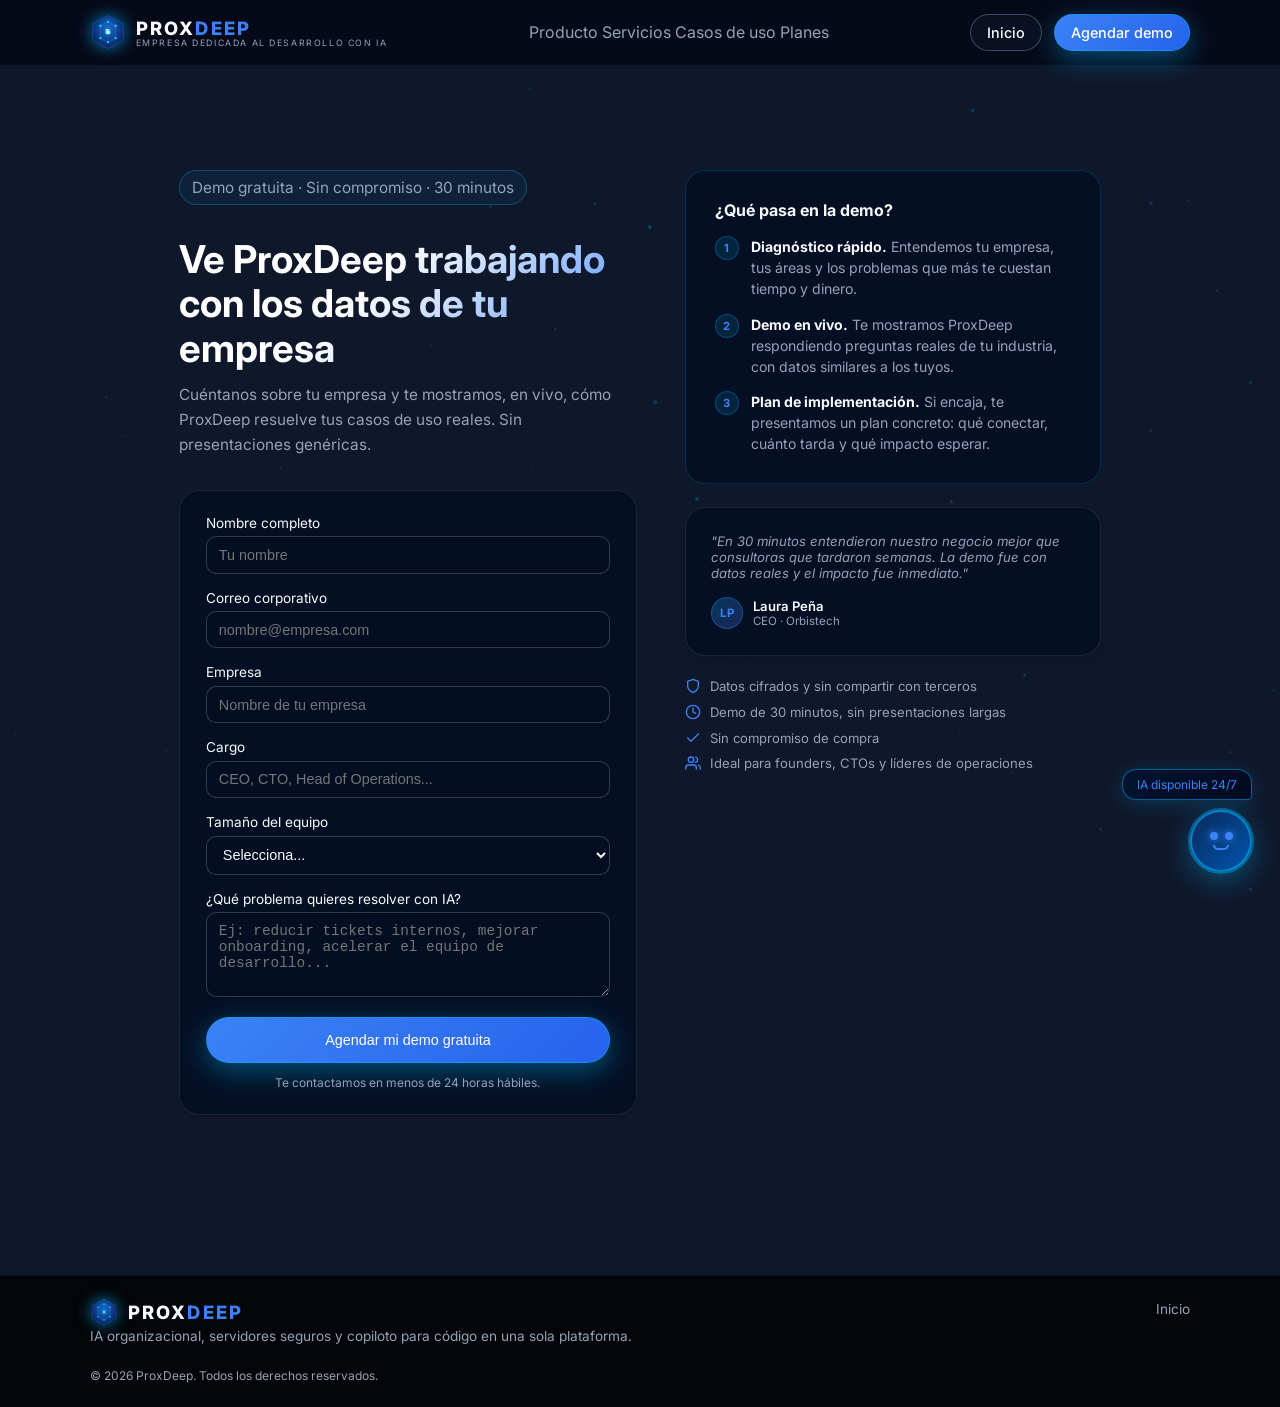
<file: demo.html>
<!DOCTYPE html>
<html lang="es">
<head>
  <meta charset="UTF-8" />
  <meta name="viewport" content="width=device-width, initial-scale=1.0" />
  <title>ProxDeep · Agendar Demo</title>
  <link rel="stylesheet" href="style.css" />
  <link rel="preconnect" href="https://fonts.googleapis.com">
  <link rel="preconnect" href="https://fonts.gstatic.com" crossorigin>
  <link href="https://fonts.googleapis.com/css2?family=Inter:wght@300;400;500;600;700&display=swap" rel="stylesheet">
  <style>
    .demo-layout {
      display: grid;
      grid-template-columns: minmax(0,1.1fr) minmax(0,1fr);
      gap: 3rem;
      align-items: flex-start;
      padding: 60px 7vw 80px;
    }
    .demo-form-side {}
    .demo-form-side h1 {
      font-size: clamp(1.8rem, 3vw, 2.6rem);
      line-height: 1.15;
      margin-bottom: 0.75rem;
      background: linear-gradient(135deg, #fff 40%, var(--accent));
      -webkit-background-clip: text; -webkit-text-fill-color: transparent; background-clip: text;
    }
    .demo-form-side > p {
      color: var(--text-muted); font-size: 0.96rem; line-height: 1.65; margin-bottom: 2rem;
    }
    .demo-info-side { position: sticky; top: 100px; }
    .demo-what {
      background: rgba(5,15,35,0.9); border: 1px solid rgba(0,180,255,0.18);
      border-radius: 20px; padding: 1.8rem; margin-bottom: 1.4rem;
    }
    .demo-what h3 { font-size: 1rem; margin-bottom: 1rem; color: var(--text-main); }
    .demo-what-item {
      display: flex; align-items: flex-start; gap: 0.75rem;
      margin-bottom: 0.9rem;
    }
    .demo-what-item:last-child { margin-bottom: 0; }
    .demo-what-num {
      width: 24px; height: 24px; border-radius: 50%; flex-shrink: 0;
      background: rgba(0,180,255,0.12); border: 1px solid rgba(0,180,255,0.3);
      display: flex; align-items: center; justify-content: center;
      font-size: 0.7rem; font-weight: 700; color: var(--accent);
    }
    .demo-what-text { font-size: 0.88rem; color: var(--text-muted); line-height: 1.5; }
    .demo-trust-items { display: flex; flex-direction: column; gap: 0.6rem; }
    .demo-trust-item {
      display: flex; align-items: center; gap: 0.6rem;
      font-size: 0.82rem; color: var(--text-muted);
    }
    .demo-trust-item svg { width: 16px; height: 16px; stroke: var(--accent); flex-shrink: 0; }
    @media (max-width: 768px) {
      .demo-layout { grid-template-columns: minmax(0,1fr); padding-inline: 5vw; }
      .demo-info-side { position: static; }
    }
  </style>
</head>
<body>
  <div class="page-wrapper">
    <canvas id="particles-canvas"></canvas>

    <!-- NAVBAR -->
    <nav class="nav-sticky" id="nav-sticky">
      <div class="logo">
        <svg class="logo-img" viewBox="0 0 100 100" xmlns="http://www.w3.org/2000/svg">
          <defs>
            <radialGradient id="hexGradNav" cx="50%" cy="40%" r="60%">
              <stop offset="0%" stop-color="#1a6fd4"/>
              <stop offset="100%" stop-color="#0a1e5e"/>
            </radialGradient>
            <filter id="glowNav">
              <feGaussianBlur stdDeviation="1.5" result="blur"/>
              <feMerge><feMergeNode in="blur"/><feMergeNode in="SourceGraphic"/></feMerge>
            </filter>
          </defs>
          <polygon points="50,4 92,27 92,73 50,96 8,73 8,27" fill="url(#hexGradNav)" stroke="#1e4fa0" stroke-width="2"/>
          <circle cx="50" cy="22" r="3" fill="#00cfff" filter="url(#glowNav)"/>
          <circle cx="71" cy="33" r="3" fill="#00cfff" filter="url(#glowNav)"/>
          <circle cx="71" cy="67" r="3" fill="#00cfff" filter="url(#glowNav)"/>
          <circle cx="50" cy="78" r="3" fill="#00cfff" filter="url(#glowNav)"/>
          <circle cx="29" cy="67" r="3" fill="#00cfff" filter="url(#glowNav)"/>
          <circle cx="29" cy="33" r="3" fill="#00cfff" filter="url(#glowNav)"/>
          <g stroke="#00cfff" stroke-width="1" opacity="0.6">
            <line x1="50" y1="22" x2="71" y2="33"/><line x1="71" y1="33" x2="71" y2="67"/>
            <line x1="71" y1="67" x2="50" y2="78"/><line x1="50" y1="78" x2="29" y2="67"/>
            <line x1="29" y1="67" x2="29" y2="33"/><line x1="29" y1="33" x2="50" y2="22"/>
          </g>
          <circle cx="50" cy="50" r="7" fill="#00cfff" filter="url(#glowNav)" opacity="0.9"/>
          <circle cx="50" cy="50" r="4" fill="#ffffff" opacity="0.8"/>
          <text x="50" y="56" text-anchor="middle" font-family="Arial Black, sans-serif" font-size="22" font-weight="900" fill="white" opacity="0.85">S</text>
        </svg>
        <div>
          <span class="logo-text">PROX<span>DEEP</span></span>
          <span class="logo-sub">Empresa Dedicada al Desarrollo con IA</span>
        </div>
      </div>
      <div class="nav-links" id="nav-links-sticky">
        <a href="producto.html">Producto</a>
        <a href="index.html#servicios">Servicios</a>
        <a href="index.html#casos">Casos de uso</a>
        <a href="planes.html">Planes</a>
      </div>
      <div class="nav-cta" id="nav-cta-sticky">
        <a href="index.html" class="btn btn-outline">Inicio</a>
        <a href="demo.html" class="btn btn-primary">Agendar demo</a>
      </div>
      <button class="nav-toggle" id="nav-toggle-sticky" aria-label="Abrir menú">
        <span></span><span></span><span></span>
      </button>
    </nav>
    <div class="nav-spacer"></div>

    <main>
      <div class="demo-layout">
        <!-- FORMULARIO -->
        <div class="demo-form-side" data-animate="fade-right">
          <p class="badge">Demo gratuita · Sin compromiso · 30 minutos</p>
          <h1>Ve ProxDeep trabajando con los datos de tu empresa</h1>
          <p>Cuéntanos sobre tu empresa y te mostramos, en vivo, cómo ProxDeep resuelve tus casos de uso reales. Sin presentaciones genéricas.</p>

          <form class="card contact-form" style="background:rgba(5,15,35,0.95);">
            <div class="field">
              <label>Nombre completo</label>
              <input type="text" placeholder="Tu nombre" />
            </div>
            <div class="field">
              <label>Correo corporativo</label>
              <input type="email" placeholder="nombre@empresa.com" />
            </div>
            <div class="field">
              <label>Empresa</label>
              <input type="text" placeholder="Nombre de tu empresa" />
            </div>
            <div class="field">
              <label>Cargo</label>
              <input type="text" placeholder="CEO, CTO, Head of Operations..." />
            </div>
            <div class="field">
              <label>Tamaño del equipo</label>
              <select>
                <option value="">Selecciona...</option>
                <option>1–10 personas</option>
                <option>11–50 personas</option>
                <option>51–200 personas</option>
                <option>200+ personas</option>
              </select>
            </div>
            <div class="field">
              <label>¿Qué problema quieres resolver con IA?</label>
              <textarea rows="4" placeholder="Ej: reducir tickets internos, mejorar onboarding, acelerar el equipo de desarrollo..."></textarea>
            </div>
            <button type="submit" class="btn btn-primary full" style="padding:0.85rem;">Agendar mi demo gratuita</button>
            <p style="font-size:0.75rem;color:var(--text-muted);text-align:center;margin-top:0.75rem;">Te contactamos en menos de 24 horas hábiles.</p>
          </form>
        </div>

        <!-- INFO LATERAL -->
        <div class="demo-info-side" data-animate="fade-left">
          <div class="demo-what">
            <h3>¿Qué pasa en la demo?</h3>
            <div class="demo-what-item">
              <div class="demo-what-num">1</div>
              <p class="demo-what-text"><strong style="color:var(--text-main)">Diagnóstico rápido.</strong> Entendemos tu empresa, tus áreas y los problemas que más te cuestan tiempo y dinero.</p>
            </div>
            <div class="demo-what-item">
              <div class="demo-what-num">2</div>
              <p class="demo-what-text"><strong style="color:var(--text-main)">Demo en vivo.</strong> Te mostramos ProxDeep respondiendo preguntas reales de tu industria, con datos similares a los tuyos.</p>
            </div>
            <div class="demo-what-item">
              <div class="demo-what-num">3</div>
              <p class="demo-what-text"><strong style="color:var(--text-main)">Plan de implementación.</strong> Si encaja, te presentamos un plan concreto: qué conectar, cuánto tarda y qué impacto esperar.</p>
            </div>
          </div>

          <div class="card" style="padding:1.6rem;margin-bottom:1.4rem;">
            <p style="font-size:0.82rem;color:var(--text-muted);font-style:italic;margin-bottom:1rem;">"En 30 minutos entendieron nuestro negocio mejor que consultoras que tardaron semanas. La demo fue con datos reales y el impacto fue inmediato."</p>
            <div style="display:flex;align-items:center;gap:0.6rem;">
              <div class="testimonial-avatar" style="width:32px;height:32px;font-size:0.72rem;">LP</div>
              <div>
                <p style="font-size:0.82rem;font-weight:600;color:var(--text-main);">Laura Peña</p>
                <p style="font-size:0.72rem;color:var(--text-muted);">CEO · Orbistech</p>
              </div>
            </div>
          </div>

          <div class="demo-trust-items">
            <div class="demo-trust-item">
              <svg viewBox="0 0 24 24" fill="none" stroke-width="2" stroke-linecap="round" stroke-linejoin="round"><path d="M12 22s8-4 8-10V5l-8-3-8 3v7c0 6 8 10 8 10z"/></svg>
              Datos cifrados y sin compartir con terceros
            </div>
            <div class="demo-trust-item">
              <svg viewBox="0 0 24 24" fill="none" stroke-width="2" stroke-linecap="round" stroke-linejoin="round"><circle cx="12" cy="12" r="10"/><polyline points="12 6 12 12 16 14"/></svg>
              Demo de 30 minutos, sin presentaciones largas
            </div>
            <div class="demo-trust-item">
              <svg viewBox="0 0 24 24" fill="none" stroke-width="2" stroke-linecap="round" stroke-linejoin="round"><polyline points="20 6 9 17 4 12"/></svg>
              Sin compromiso de compra
            </div>
            <div class="demo-trust-item">
              <svg viewBox="0 0 24 24" fill="none" stroke-width="2" stroke-linecap="round" stroke-linejoin="round"><path d="M17 21v-2a4 4 0 0 0-4-4H5a4 4 0 0 0-4 4v2"/><circle cx="9" cy="7" r="4"/><path d="M23 21v-2a4 4 0 0 0-3-3.87"/><path d="M16 3.13a4 4 0 0 1 0 7.75"/></svg>
              Ideal para founders, CTOs y líderes de operaciones
            </div>
          </div>
        </div>
      </div>
    </main>

    <footer class="footer">
      <div class="footer-inner">
        <div class="footer-left">
          <div class="logo">
            <svg class="logo-img" style="width:28px;height:28px;" viewBox="0 0 100 100" xmlns="http://www.w3.org/2000/svg">
              <defs>
                <radialGradient id="hexGrad2" cx="50%" cy="40%" r="60%">
                  <stop offset="0%" stop-color="#1a6fd4"/>
                  <stop offset="100%" stop-color="#0a1e5e"/>
                </radialGradient>
              </defs>
              <polygon points="50,4 92,27 92,73 50,96 8,73 8,27" fill="url(#hexGrad2)" stroke="#1e4fa0" stroke-width="2"/>
              <circle cx="50" cy="22" r="3" fill="#00cfff"/><circle cx="71" cy="33" r="3" fill="#00cfff"/>
              <circle cx="71" cy="67" r="3" fill="#00cfff"/><circle cx="50" cy="78" r="3" fill="#00cfff"/>
              <circle cx="29" cy="67" r="3" fill="#00cfff"/><circle cx="29" cy="33" r="3" fill="#00cfff"/>
              <g stroke="#00cfff" stroke-width="1" opacity="0.6">
                <line x1="50" y1="22" x2="71" y2="33"/><line x1="71" y1="33" x2="71" y2="67"/>
                <line x1="71" y1="67" x2="50" y2="78"/><line x1="50" y1="78" x2="29" y2="67"/>
                <line x1="29" y1="67" x2="29" y2="33"/><line x1="29" y1="33" x2="50" y2="22"/>
              </g>
              <circle cx="50" cy="50" r="6" fill="#00cfff" opacity="0.9"/>
              <circle cx="50" cy="50" r="3" fill="#ffffff" opacity="0.8"/>
            </svg>
            <span class="logo-text">PROX<span>DEEP</span></span>
          </div>
          <p>IA organizacional, servidores seguros y copiloto para código en una sola plataforma.</p>
        </div>
        <div class="footer-right">
          <a href="index.html">Inicio</a>
        </div>
      </div>
      <div class="footer-bottom">
        <span>© 2026 ProxDeep. Todos los derechos reservados.</span>
      </div>
    </footer>
  </div>

  <!-- ROBOT ASISTENTE -->
  <div class="bot-wrapper" id="bot-wrapper">
    <div class="bot-bubbles" id="bot-bubbles">
      <span class="bot-bubble" id="bot-bubble-text">IA disponible 24/7</span>
    </div>
    <button class="bot-btn" id="bot-btn" aria-label="Abrir asistente ProxDeep">
      <div class="bot-face">
        <div class="bot-eyes">
          <span class="bot-eye"></span>
          <span class="bot-eye"></span>
        </div>
        <div class="bot-mouth"></div>
      </div>
      <div class="bot-pulse"></div>
    </button>
    <div class="bot-chat" id="bot-chat">
      <div class="bot-chat-header">
        <div class="bot-chat-avatar">🤖</div>
        <div>
          <strong>ProxDeep AI</strong>
          <span class="bot-online">● En línea</span>
        </div>
        <button class="bot-close" id="bot-close" aria-label="Cerrar chat">✕</button>
      </div>
      <div class="bot-chat-messages" id="bot-chat-messages">
        <div class="bot-msg bot-msg-ai">
          <p>¡Hola! ¿Tienes dudas sobre la demo? Con gusto te ayudo.</p>
        </div>
      </div>
      <div class="bot-chat-input">
        <input type="text" id="bot-input" placeholder="Escribe tu pregunta..." />
        <button id="bot-send" aria-label="Enviar">➤</button>
      </div>
    </div>
  </div>

  <script src="script.js"></script>
</body>
</html>
</file>
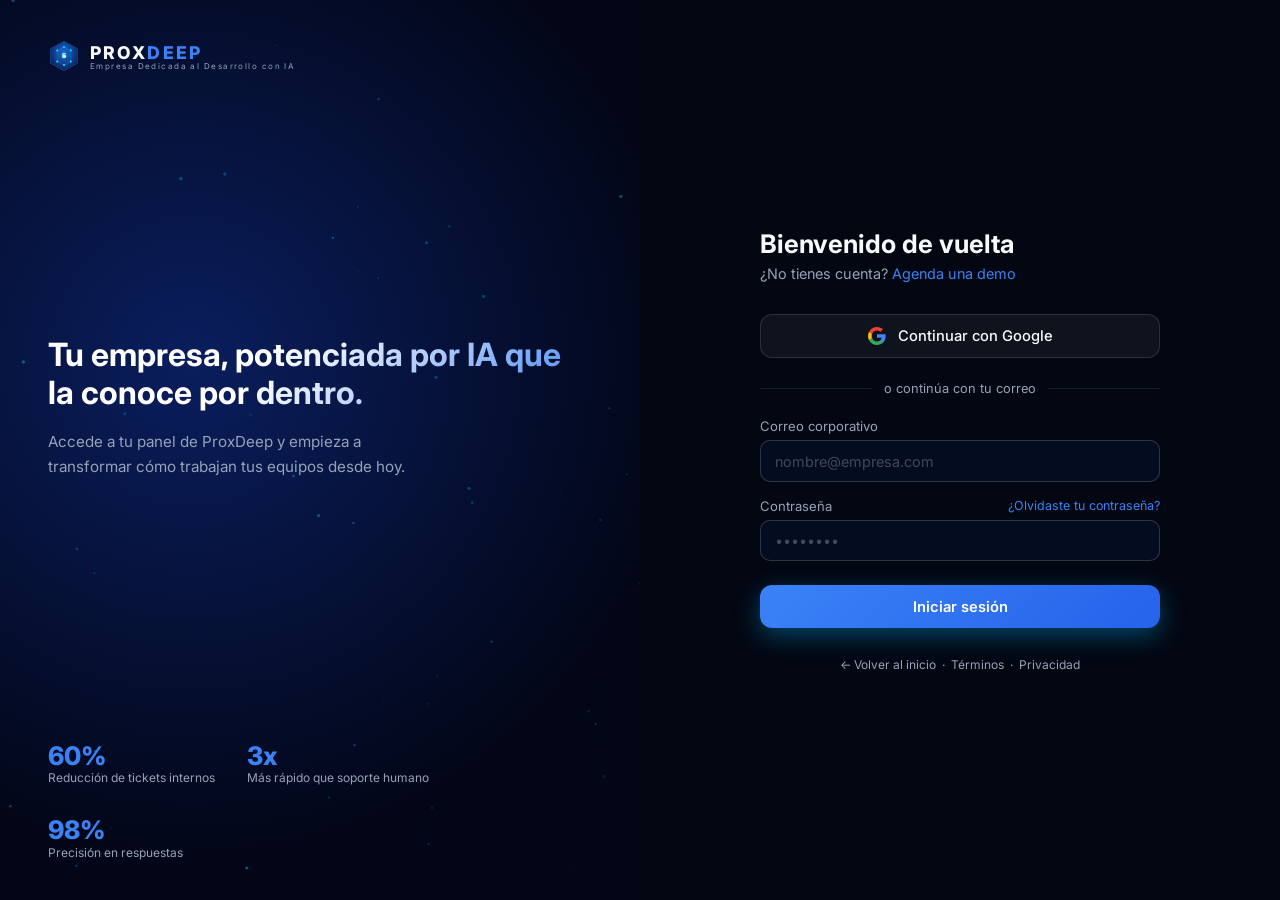
<file: login.html>
<!DOCTYPE html>
<html lang="es">

<head>
  <meta charset="UTF-8" />
  <meta name="viewport" content="width=device-width, initial-scale=1.0" />
  <title>ProxDeep · Iniciar sesión</title>
  <link rel="stylesheet" href="style.css" />
  <link rel="preconnect" href="https://fonts.googleapis.com">
  <link rel="preconnect" href="https://fonts.gstatic.com" crossorigin>
  <link href="https://fonts.googleapis.com/css2?family=Inter:wght@300;400;500;600;700&display=swap" rel="stylesheet">
  <!-- Google Identity Services -->
  <script src="https://accounts.google.com/gsi/client" async defer></script>
  <style>
    body {
      overflow: hidden;
    }

    .login-page {
      min-height: 100vh;
      display: grid;
      grid-template-columns: minmax(0, 1fr) minmax(0, 1fr);
    }

    /* ---- Panel izquierdo: visual ---- */
    .login-visual {
      position: relative;
      background: radial-gradient(circle at 30% 40%, #0a1e5e 0%, #020617 70%);
      display: flex;
      flex-direction: column;
      justify-content: space-between;
      padding: 2.5rem 3rem;
      overflow: hidden;
    }

    .login-visual-canvas {
      position: absolute;
      inset: 0;
      pointer-events: none;
      z-index: 0;
    }

    .login-visual-content {
      position: relative;
      z-index: 1;
    }

    .login-visual-logo {
      display: flex;
      align-items: center;
      gap: 10px;
      margin-bottom: auto;
    }

    .login-visual-logo .logo-text {
      font-size: 1.1rem;
      font-weight: 800;
      letter-spacing: 0.12em;
      text-transform: uppercase;
      color: var(--text-main);
    }

    .login-visual-logo .logo-text span {
      color: var(--accent);
    }

    .login-visual-logo .logo-sub {
      font-size: 0.5rem;
      letter-spacing: 0.18em;
      color: var(--text-muted);
      display: block;
      margin-top: -2px;
      font-weight: 400;
    }

    .login-visual-mid {
      position: relative;
      z-index: 1;
      flex: 1;
      display: flex;
      flex-direction: column;
      justify-content: center;
      padding: 3rem 0;
    }

    .login-visual-mid h2 {
      font-size: clamp(1.6rem, 2.5vw, 2.2rem);
      line-height: 1.2;
      margin-bottom: 1rem;
      background: linear-gradient(135deg, #fff 40%, var(--accent));
      -webkit-background-clip: text;
      -webkit-text-fill-color: transparent;
      background-clip: text;
    }

    .login-visual-mid p {
      color: var(--text-muted);
      font-size: 0.95rem;
      line-height: 1.65;
      max-width: 380px;
    }

    .login-visual-stats {
      position: relative;
      z-index: 1;
      display: flex;
      gap: 2rem;
      flex-wrap: wrap;
    }

    .login-stat {}

    .login-stat-num {
      font-size: 1.6rem;
      font-weight: 800;
      color: var(--accent);
      line-height: 1;
    }

    .login-stat-label {
      font-size: 0.75rem;
      color: var(--text-muted);
      margin-top: 2px;
    }

    /* ---- Panel derecho: formulario ---- */
    .login-form-panel {
      background: #030712;
      display: flex;
      align-items: center;
      justify-content: center;
      padding: 2rem;
    }

    .login-box {
      width: 100%;
      max-width: 400px;
    }

    .login-box-header {
      margin-bottom: 2rem;
    }

    .login-box-header h1 {
      font-size: 1.6rem;
      font-weight: 700;
      margin-bottom: 0.4rem;
      color: var(--text-main);
    }

    .login-box-header p {
      font-size: 0.9rem;
      color: var(--text-muted);
    }

    .login-box-header p a {
      color: var(--accent);
      text-decoration: none;
    }

    .login-box-header p a:hover {
      text-decoration: underline;
    }

    /* Botón Google */
    .btn-google {
      width: 100%;
      display: flex;
      align-items: center;
      justify-content: center;
      gap: 0.75rem;
      padding: 0.75rem 1rem;
      background: rgba(255, 255, 255, 0.05);
      border: 1px solid rgba(255, 255, 255, 0.12);
      border-radius: 12px;
      color: var(--text-main);
      font-size: 0.92rem;
      font-weight: 500;
      cursor: pointer;
      transition: background 0.2s, border-color 0.2s;
      font-family: 'Inter', sans-serif;
    }

    .btn-google:hover {
      background: rgba(255, 255, 255, 0.09);
      border-color: rgba(255, 255, 255, 0.22);
    }

    .btn-google svg {
      flex-shrink: 0;
    }

    .login-divider {
      display: flex;
      align-items: center;
      gap: 0.75rem;
      margin: 1.4rem 0;
      color: var(--text-muted);
      font-size: 0.8rem;
    }

    .login-divider::before,
    .login-divider::after {
      content: "";
      flex: 1;
      height: 1px;
      background: rgba(148, 163, 184, 0.12);
    }

    /* Campos */
    .login-field {
      margin-bottom: 1rem;
    }

    .login-field label {
      display: block;
      font-size: 0.82rem;
      color: var(--text-muted);
      margin-bottom: 0.4rem;
    }

    .login-field input {
      width: 100%;
      padding: 0.7rem 0.9rem;
      background: rgba(5, 15, 35, 0.8);
      border: 1px solid rgba(55, 65, 81, 0.8);
      border-radius: 10px;
      color: var(--text-main);
      font-size: 0.9rem;
      font-family: 'Inter', sans-serif;
      transition: border-color 0.2s, box-shadow 0.2s;
      outline: none;
    }

    .login-field input:focus {
      border-color: rgba(0, 180, 255, 0.6);
      box-shadow: 0 0 0 3px rgba(0, 180, 255, 0.1);
    }

    .login-field input::placeholder {
      color: rgba(148, 163, 184, 0.4);
    }

    .login-field-row {
      display: flex;
      justify-content: space-between;
      align-items: center;
      margin-bottom: 0.4rem;
    }

    .login-field-row label {
      margin-bottom: 0;
    }

    .login-forgot {
      font-size: 0.78rem;
      color: var(--accent);
      text-decoration: none;
    }

    .login-forgot:hover {
      text-decoration: underline;
    }

    .btn-login {
      width: 100%;
      padding: 0.78rem;
      background: linear-gradient(135deg, var(--accent), var(--accent-strong));
      border: none;
      border-radius: 12px;
      color: white;
      font-size: 0.92rem;
      font-weight: 600;
      cursor: pointer;
      font-family: 'Inter', sans-serif;
      transition: transform 0.15s, box-shadow 0.15s;
      box-shadow: 0 8px 24px rgba(0, 180, 255, 0.35);
      margin-top: 0.5rem;
    }

    .btn-login:hover {
      transform: translateY(-1px);
      box-shadow: 0 12px 32px rgba(0, 180, 255, 0.5);
    }

    .btn-login:active {
      transform: translateY(0);
    }

    .btn-login:disabled {
      opacity: 0.6;
      cursor: not-allowed;
      transform: none;
    }

    .login-error {
      background: rgba(239, 68, 68, 0.1);
      border: 1px solid rgba(239, 68, 68, 0.3);
      border-radius: 10px;
      padding: 0.65rem 0.9rem;
      font-size: 0.82rem;
      color: #fca5a5;
      margin-bottom: 1rem;
      display: none;
    }

    .login-error.show {
      display: block;
    }

    .login-footer {
      margin-top: 1.8rem;
      text-align: center;
      font-size: 0.75rem;
      color: var(--text-muted);
    }

    .login-footer a {
      color: var(--text-muted);
      text-decoration: none;
    }

    .login-footer a:hover {
      color: var(--text-main);
    }

    /* Responsive */
    @media (max-width: 768px) {
      body {
        overflow: auto;
      }

      .login-page {
        grid-template-columns: minmax(0, 1fr);
      }

      .login-visual {
        display: none;
      }

      .login-form-panel {
        min-height: 100vh;
        padding: 2rem 1.5rem;
      }
    }
  </style>
</head>

<body>
  <div class="login-page">

    <!-- PANEL VISUAL IZQUIERDO -->
    <div class="login-visual">
      <canvas class="login-visual-canvas" id="login-canvas"></canvas>

      <div class="login-visual-content">
        <div class="login-visual-logo">
          <svg style="width:32px;height:32px;" viewBox="0 0 100 100" xmlns="http://www.w3.org/2000/svg">
            <defs>
              <radialGradient id="hexGradL" cx="50%" cy="40%" r="60%">
                <stop offset="0%" stop-color="#1a6fd4" />
                <stop offset="100%" stop-color="#0a1e5e" />
              </radialGradient>
              <filter id="glowL">
                <feGaussianBlur stdDeviation="1.5" result="blur" />
                <feMerge>
                  <feMergeNode in="blur" />
                  <feMergeNode in="SourceGraphic" />
                </feMerge>
              </filter>
            </defs>
            <polygon points="50,4 92,27 92,73 50,96 8,73 8,27" fill="url(#hexGradL)" stroke="#1e4fa0"
              stroke-width="2" />
            <circle cx="50" cy="22" r="3" fill="#00cfff" filter="url(#glowL)" />
            <circle cx="71" cy="33" r="3" fill="#00cfff" filter="url(#glowL)" />
            <circle cx="71" cy="67" r="3" fill="#00cfff" filter="url(#glowL)" />
            <circle cx="50" cy="78" r="3" fill="#00cfff" filter="url(#glowL)" />
            <circle cx="29" cy="67" r="3" fill="#00cfff" filter="url(#glowL)" />
            <circle cx="29" cy="33" r="3" fill="#00cfff" filter="url(#glowL)" />
            <g stroke="#00cfff" stroke-width="1" opacity="0.6">
              <line x1="50" y1="22" x2="71" y2="33" />
              <line x1="71" y1="33" x2="71" y2="67" />
              <line x1="71" y1="67" x2="50" y2="78" />
              <line x1="50" y1="78" x2="29" y2="67" />
              <line x1="29" y1="67" x2="29" y2="33" />
              <line x1="29" y1="33" x2="50" y2="22" />
            </g>
            <circle cx="50" cy="50" r="7" fill="#00cfff" filter="url(#glowL)" opacity="0.9" />
            <circle cx="50" cy="50" r="4" fill="#ffffff" opacity="0.8" />
            <text x="50" y="56" text-anchor="middle" font-family="Arial Black, sans-serif" font-size="22"
              font-weight="900" fill="white" opacity="0.85">S</text>
          </svg>
          <div>
            <span class="logo-text">PROX<span>DEEP</span></span>
            <span class="logo-sub">Empresa Dedicada al Desarrollo con IA</span>
          </div>
        </div>
      </div>

      <div class="login-visual-mid">
        <h2>Tu empresa, potenciada por IA que la conoce por dentro.</h2>
        <p>Accede a tu panel de ProxDeep y empieza a transformar cómo trabajan tus equipos desde hoy.</p>
      </div>

      <div class="login-visual-stats">
        <div class="login-stat">
          <p class="login-stat-num">60%</p>
          <p class="login-stat-label">Reducción de tickets internos</p>
        </div>
        <div class="login-stat">
          <p class="login-stat-num">3x</p>
          <p class="login-stat-label">Más rápido que soporte humano</p>
        </div>
        <div class="login-stat">
          <p class="login-stat-num">98%</p>
          <p class="login-stat-label">Precisión en respuestas</p>
        </div>
      </div>
    </div>

    <!-- PANEL FORMULARIO DERECHO -->
    <div class="login-form-panel">
      <div class="login-box">
        <div class="login-box-header">
          <h1>Bienvenido de vuelta</h1>
          <p>¿No tienes cuenta? <a href="demo.html">Agenda una demo</a></p>
        </div>

        <!-- Botón Google -->
        <button class="btn-google" id="btn-google-login" type="button">
          <svg width="18" height="18" viewBox="0 0 18 18" xmlns="http://www.w3.org/2000/svg">
            <path
              d="M17.64 9.2c0-.637-.057-1.251-.164-1.84H9v3.481h4.844c-.209 1.125-.843 2.078-1.796 2.717v2.258h2.908c1.702-1.567 2.684-3.874 2.684-6.615z"
              fill="#4285F4" />
            <path
              d="M9 18c2.43 0 4.467-.806 5.956-2.18l-2.908-2.259c-.806.54-1.837.86-3.048.86-2.344 0-4.328-1.584-5.036-3.711H.957v2.332A8.997 8.997 0 0 0 9 18z"
              fill="#34A853" />
            <path
              d="M3.964 10.71A5.41 5.41 0 0 1 3.682 9c0-.593.102-1.17.282-1.71V4.958H.957A8.996 8.996 0 0 0 0 9c0 1.452.348 2.827.957 4.042l3.007-2.332z"
              fill="#FBBC05" />
            <path
              d="M9 3.58c1.321 0 2.508.454 3.44 1.345l2.582-2.58C13.463.891 11.426 0 9 0A8.997 8.997 0 0 0 .957 4.958L3.964 7.29C4.672 5.163 6.656 3.58 9 3.58z"
              fill="#EA4335" />
          </svg>
          Continuar con Google
        </button>

        <div class="login-divider">o continúa con tu correo</div>

        <!-- Error -->
        <div class="login-error" id="login-error"></div>

        <!-- Formulario email/contraseña -->
        <form id="login-form" autocomplete="on">
          <div class="login-field">
            <label for="login-email">Correo corporativo</label>
            <input type="email" id="login-email" name="email" placeholder="nombre@empresa.com" autocomplete="email"
              required />
          </div>
          <div class="login-field">
            <div class="login-field-row">
              <label for="login-password">Contraseña</label>
              <a href="#" class="login-forgot">¿Olvidaste tu contraseña?</a>
            </div>
            <input type="password" id="login-password" name="password" placeholder="••••••••"
              autocomplete="current-password" required />
          </div>
          <button type="submit" class="btn-login" id="btn-submit">Iniciar sesión</button>
        </form>

        <div class="login-footer">
          <a href="index.html">← Volver al inicio</a>
          &nbsp;·&nbsp;
          <a href="#">Términos</a>
          &nbsp;·&nbsp;
          <a href="#">Privacidad</a>
        </div>
      </div>
    </div>
  </div>

  <script>
    // ===== CANVAS PARTÍCULAS PANEL IZQUIERDO =====
    const lc = document.getElementById('login-canvas');
    if (lc) {
      const ctx = lc.getContext('2d');
      const wrap = lc.parentElement;
      let W = lc.width = wrap.offsetWidth;
      let H = lc.height = wrap.offsetHeight;
      const pts = [];
      for (let i = 0; i < 55; i++) {
        pts.push({
          x: Math.random() * W, y: Math.random() * H,
          r: Math.random() * 1.4 + 0.4,
          dx: (Math.random() - 0.5) * 0.35, dy: (Math.random() - 0.5) * 0.35,
          a: Math.random() * 0.4 + 0.1
        });
      }
      function draw() {
        ctx.clearRect(0, 0, W, H);
        pts.forEach(p => {
          ctx.beginPath(); ctx.arc(p.x, p.y, p.r, 0, Math.PI * 2);
          ctx.fillStyle = 'rgba(0,180,255,' + p.a + ')'; ctx.fill();
          p.x += p.dx; p.y += p.dy;
          if (p.x < 0 || p.x > W) p.dx *= -1;
          if (p.y < 0 || p.y > H) p.dy *= -1;
        });
        for (let i = 0; i < pts.length; i++) for (let j = i + 1; j < pts.length; j++) {
          const d = Math.hypot(pts[i].x - pts[j].x, pts[i].y - pts[j].y);
          if (d < 90) {
            ctx.beginPath(); ctx.moveTo(pts[i].x, pts[i].y); ctx.lineTo(pts[j].x, pts[j].y);
            ctx.strokeStyle = 'rgba(0,180,255,' + (0.07 * (1 - d / 90)) + ')'; ctx.lineWidth = 0.5; ctx.stroke();
          }
        }
        requestAnimationFrame(draw);
      }
      draw();
      window.addEventListener('resize', () => { W = lc.width = wrap.offsetWidth; H = lc.height = wrap.offsetHeight; });
    }

    // ===== GOOGLE OAUTH — Google Identity Services =====
    /**
     * CONFIGURACIÓN GOOGLE CLOUD CONSOLE:
     * APIs & Services → Credentials → OAuth 2.0 Client ID (Web application)
     * Authorized JavaScript origins:
     *   - http://localhost
     *   - http://localhost:8000
     *   - https://tu-dominio-produccion.com
     *
     * FLUJO SEGURO:
     *   1. Google devuelve un credential (ID token JWT) al frontend
     *   2. Frontend envía ese token al backend: POST /api/auth/google
     *   3. Backend valida con Google y devuelve sesión (access_token + user)
     *   4. NUNCA se decodifica ni confía en el token solo en frontend
     */
    const GOOGLE_CLIENT_ID = '561417509211-20581mufa4ndkkdmlktm822eiu9vd57g.apps.googleusercontent.com';

    function initGoogleLogin() {
      if (typeof google === 'undefined') return;
      google.accounts.id.initialize({
        client_id: GOOGLE_CLIENT_ID,
        callback: handleGoogleCredential,
        auto_select: false,
        cancel_on_tap_outside: true,
      });
    }

    async function handleGoogleCredential(response) {
      // El credential es el ID token de Google — se envía al backend para validación
      const btn = document.getElementById('btn-google-login');
      const originalText = btn.innerHTML;
      btn.disabled = true;
      btn.innerHTML = '<div style="width:18px;height:18px;border:2px solid rgba(255,255,255,0.3);border-top-color:white;border-radius:50%;animation:spin 0.7s linear infinite;margin:0 auto;"></div>';

      clearError();
      try {
        const res = await fetch('/api/auth/google', {
          method: 'POST',
          headers: { 'Content-Type': 'application/json' },
          body: JSON.stringify({ credential: response.credential })
        });

        const data = await res.json();

        if (!res.ok) {
          showError(data.detail || 'Error al autenticar con Google.');
          return;
        }

        localStorage.setItem('proxdeep_token', data.access_token);
        localStorage.setItem('proxdeep_user', JSON.stringify(data.user));
        window.location.href = 'dashboard.html';

      } catch (err) {
        console.warn('Backend no disponible. Entrando en modo DEMO con Google.');
        const mockUser = {
          id: 'u_google123',
          email: 'google_user@proxdeep.com',
          name: 'Google User',
          role: 'ceo',
          tenant_id: 't_demo',
          area_id: 'a_demo',
          area_name: 'Dirección General'
        };
        localStorage.setItem('proxdeep_token', 'demo_token_google');
        localStorage.setItem('proxdeep_user', JSON.stringify(mockUser));
        window.location.href = 'dashboard.html';
      } finally {
        btn.disabled = false;
        btn.innerHTML = originalText;
      }
    }

    document.getElementById('btn-google-login').addEventListener('click', () => {
      if (typeof google === 'undefined') {
        showError('Google Sign-In no está disponible. Verifica tu conexión a internet.');
        return;
      }
      google.accounts.id.prompt((notification) => {
        if (notification.isNotDisplayed() || notification.isSkippedMoment()) {
          // Si el prompt no se muestra, usar renderButton como fallback
          google.accounts.id.renderButton(
            document.getElementById('btn-google-login'),
            { theme: 'filled_black', size: 'large', width: 360 }
          );
        }
      });
    });

    // ===== LOGIN EMAIL/CONTRASEÑA =====
    document.getElementById('login-form').addEventListener('submit', async function (e) {
      e.preventDefault();
      const email = document.getElementById('login-email').value.trim();
      const password = document.getElementById('login-password').value;
      const btn = document.getElementById('btn-submit');

      clearError();
      btn.disabled = true;
      btn.textContent = 'Verificando...';

      try {
        const response = await fetch('/api/auth/login', {
          method: 'POST',
          headers: { 'Content-Type': 'application/json' },
          body: JSON.stringify({ email, password })
        });

        const data = await response.json();

        if (!response.ok) {
          // El backend respondió con error (401, 400, etc.)
          showError(data.detail || 'Correo o contraseña incorrectos.');
          btn.disabled = false;
          btn.textContent = 'Iniciar sesión';
          return;
        }

        // Respuesta exitosa — guardar token y usuario con formato real del backend
        // data = { access_token, token_type, user: { id, email, name, role, tenant_id, area_id } }
        localStorage.setItem('proxdeep_token', data.access_token);
        localStorage.setItem('proxdeep_user', JSON.stringify(data.user));
        window.location.href = 'dashboard.html';

      } catch (err) {
        // Error de red — backend no disponible, activamos fallback de demo
        console.warn('Backend no disponible. Entrando en modo DEMO.');
        const mockUser = {
          id: 'u_demo123',
          email: email || 'demo@proxdeep.com',
          name: email ? email.split('@')[0] : 'Demo User',
          role: 'ceo', // por defecto CEO para ver todo
          tenant_id: 't_demo',
          area_id: 'a_demo',
          area_name: 'Dirección General'
        };
        localStorage.setItem('proxdeep_token', 'demo_token_123');
        localStorage.setItem('proxdeep_user', JSON.stringify(mockUser));
        window.location.href = 'dashboard.html';
      }
    });

    function showError(msg) {
      const el = document.getElementById('login-error');
      el.textContent = msg; el.classList.add('show');
    }
    function clearError() {
      document.getElementById('login-error').classList.remove('show');
    }

    // Inicializa Google cuando el script cargue
    window.addEventListener('load', initGoogleLogin);

    // Si ya hay token válido guardado, redirige directo al dashboard
    if (localStorage.getItem('proxdeep_token')) {
      window.location.href = 'dashboard.html';
    }
  </script>
</body>

</html>
</file>
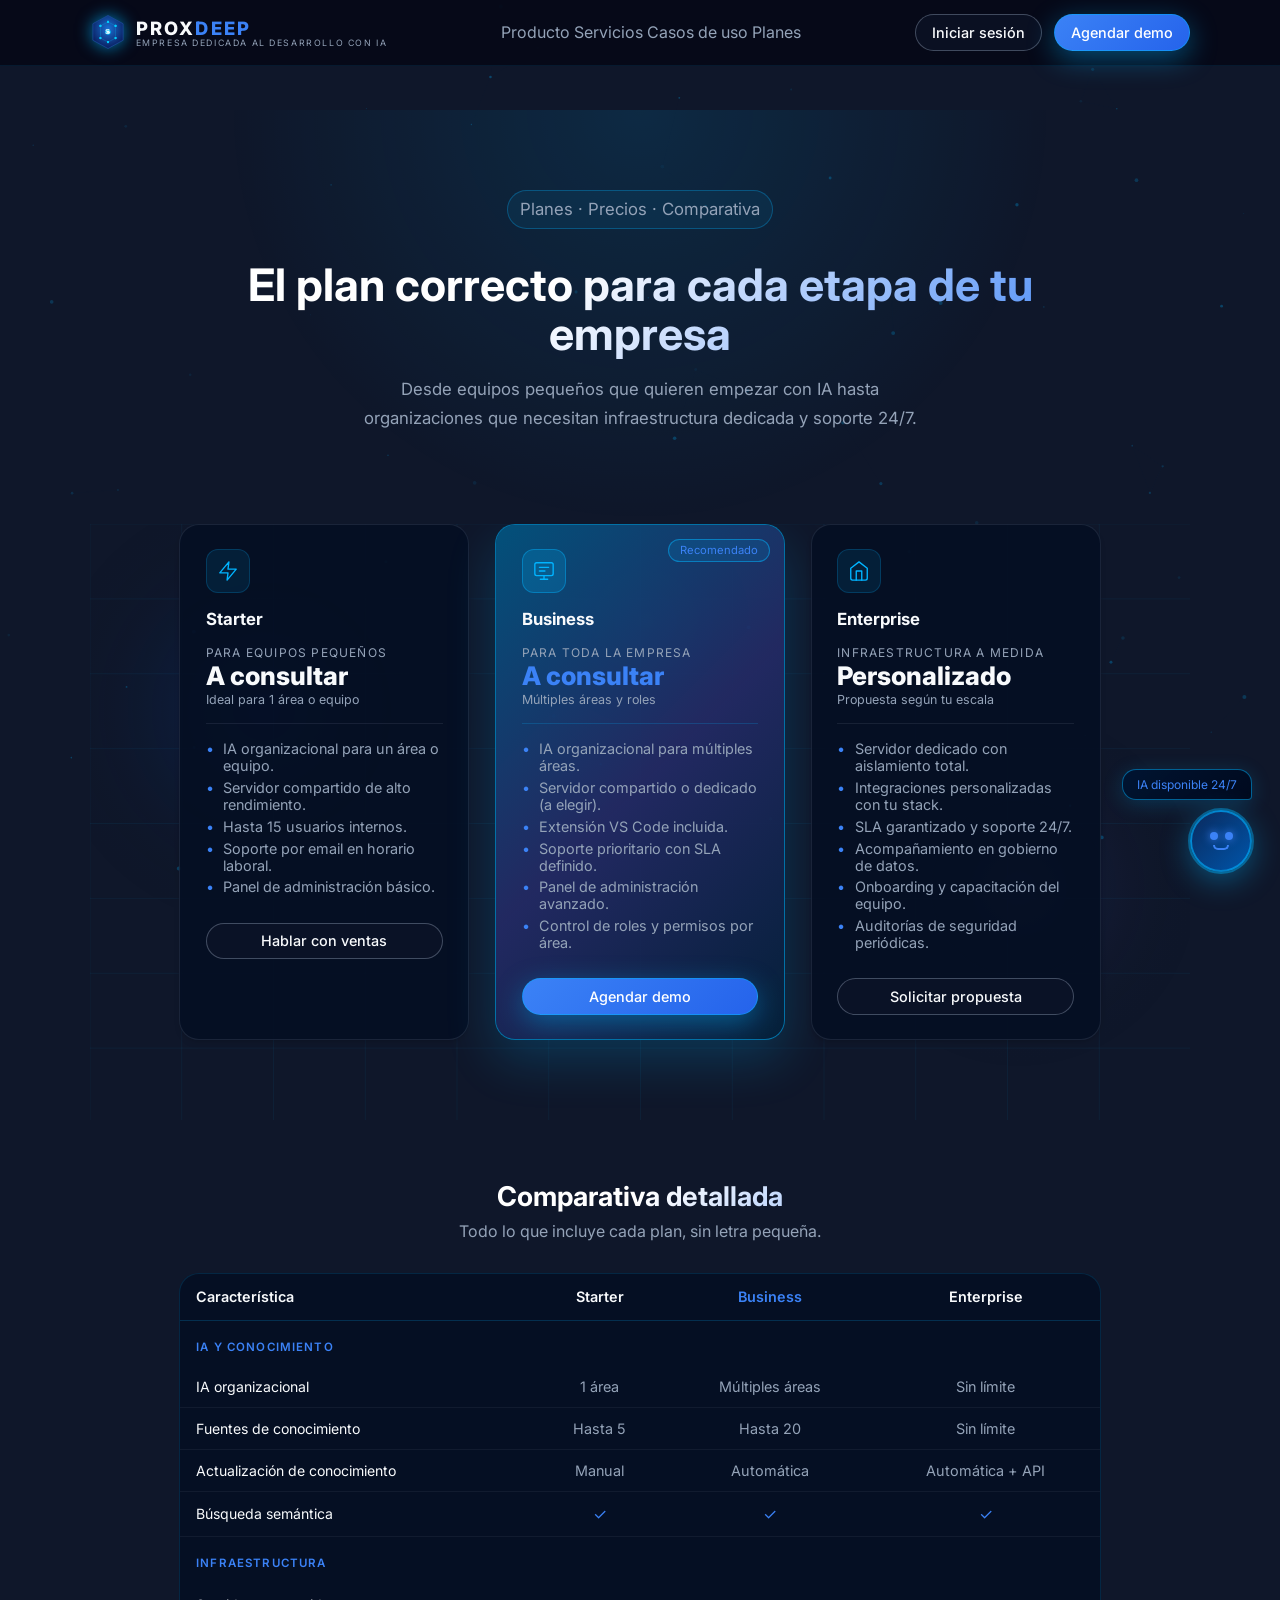
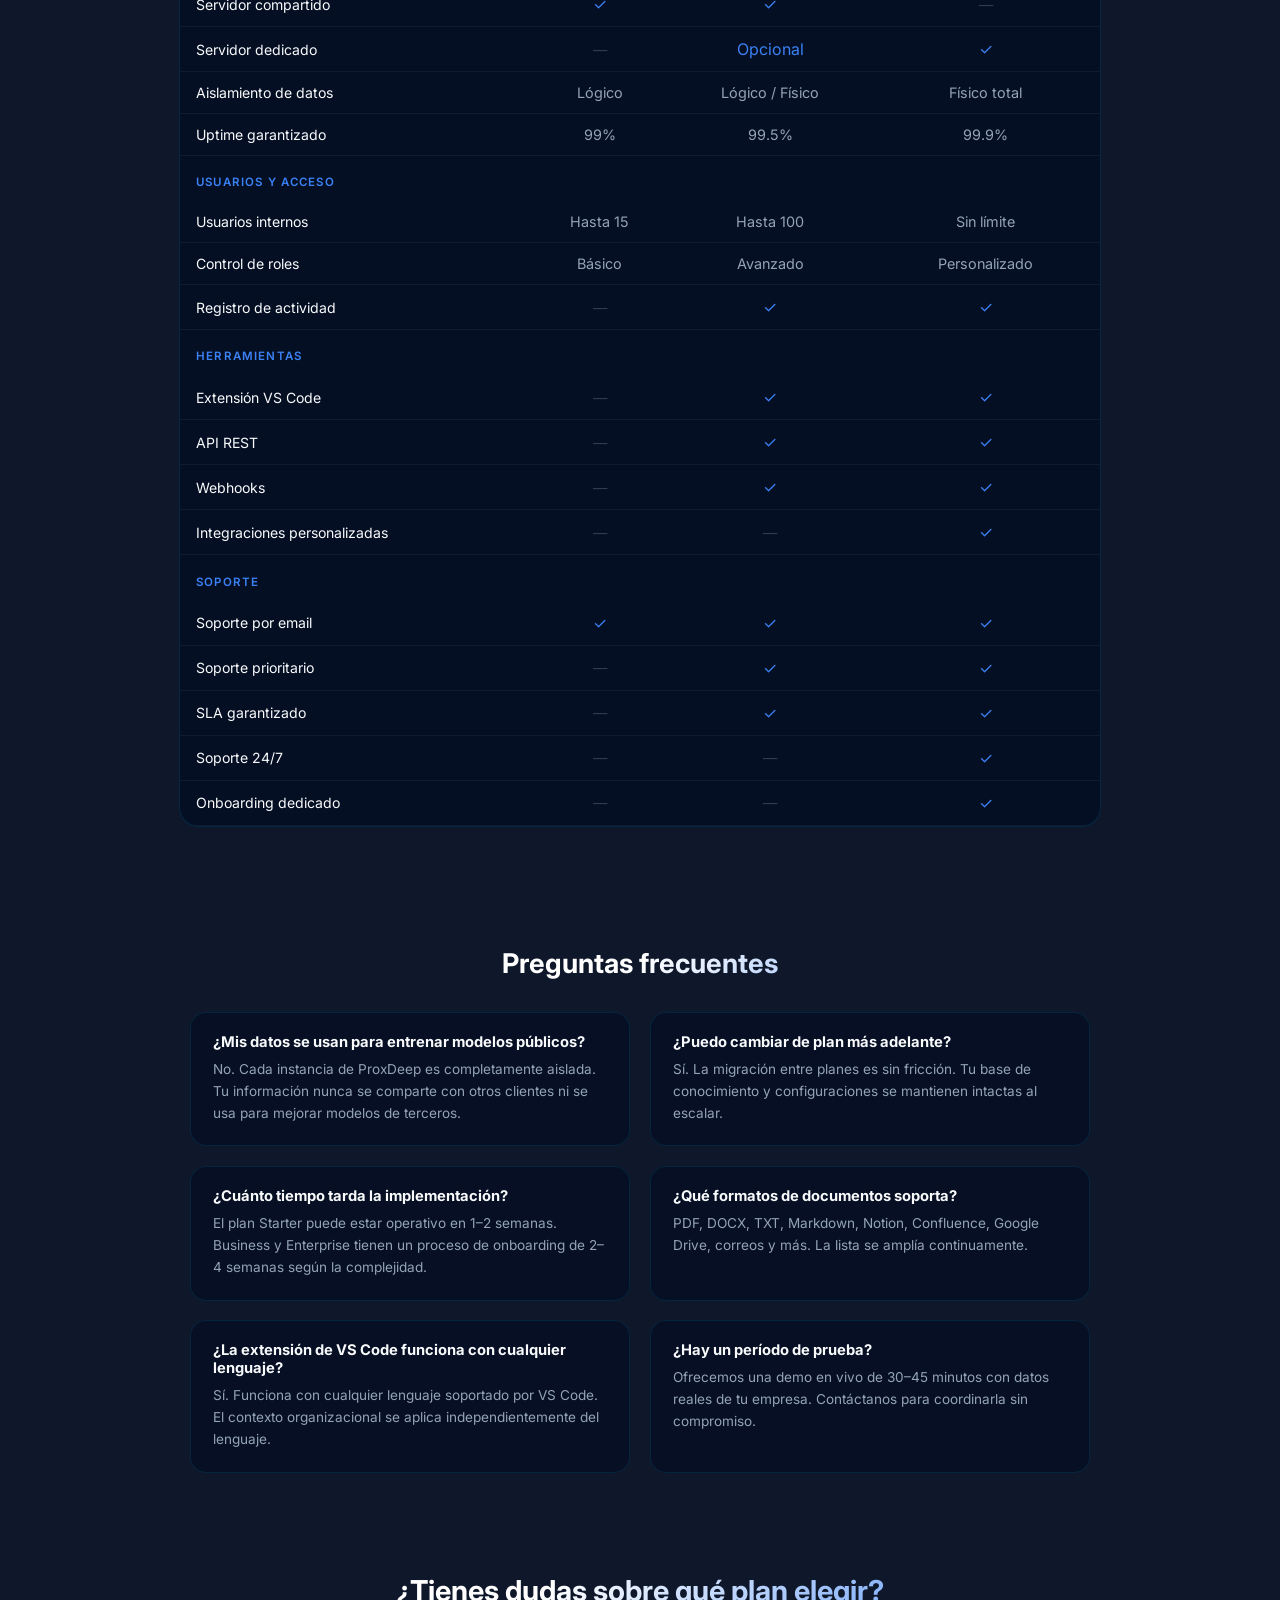
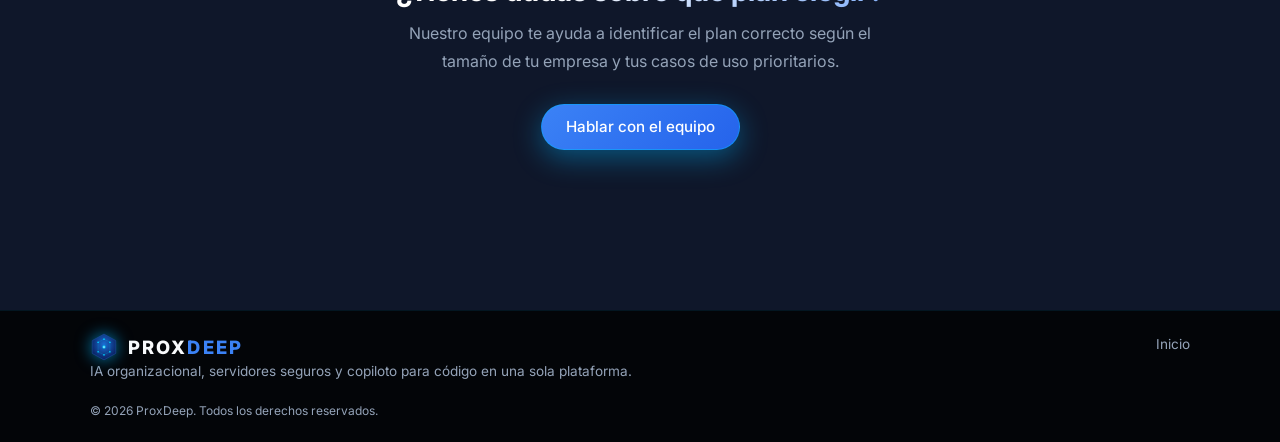
<file: planes.html>
﻿<!DOCTYPE html>
<html lang="es">
<head>
  <meta charset="UTF-8" />
  <meta name="viewport" content="width=device-width, initial-scale=1.0" />
  <title>ProxDeep · Planes</title>
  <link rel="stylesheet" href="style.css" />
  <link rel="preconnect" href="https://fonts.googleapis.com">
  <link rel="preconnect" href="https://fonts.gstatic.com" crossorigin>
  <link href="https://fonts.googleapis.com/css2?family=Inter:wght@300;400;500;600;700&display=swap" rel="stylesheet">
  <style>
    .plans-hero {
      padding: 80px 7vw 60px;
      text-align: center;
      position: relative;
    }
    .plans-hero h1 {
      font-size: clamp(2rem, 3.5vw, 3.2rem);
      line-height: 1.1;
      margin-bottom: 1rem;
      background: linear-gradient(135deg, #fff 40%, var(--accent));
      -webkit-background-clip: text; -webkit-text-fill-color: transparent; background-clip: text;
    }
    .plans-hero p {
      color: var(--text-muted);
      max-width: 560px;
      margin: 0 auto 2rem;
      font-size: 1.05rem;
      line-height: 1.7;
    }
    .plans-hero-gradient {
      position: absolute; inset: 0;
      background: radial-gradient(circle at 50% 0%, rgba(0,180,255,0.12), transparent 60%);
      pointer-events: none; z-index: -1;
    }
    .pricing-full-wrap {
      position: relative;
      overflow: hidden;
      padding: 0 7vw 80px;
    }
    .pricing-full-wrap .pricing { position: relative; z-index: 1; }
    .compare-section {
      padding: 60px 7vw;
      position: relative; z-index: 1;
    }
    .compare-section h2 {
      font-size: 1.7rem;
      text-align: center;
      margin-bottom: 0.5rem;
      background: linear-gradient(135deg, #fff 50%, var(--accent));
      -webkit-background-clip: text; -webkit-text-fill-color: transparent; background-clip: text;
    }
    .compare-section > p {
      text-align: center;
      color: var(--text-muted);
      margin-bottom: 2rem;
    }
    .compare-table {
      width: 100%;
      border-collapse: collapse;
      font-size: 0.9rem;
    }
    .compare-table th {
      padding: 0.9rem 1rem;
      text-align: center;
      font-weight: 600;
      color: var(--text-main);
      border-bottom: 1px solid rgba(0,180,255,0.2);
    }
    .compare-table th:first-child { text-align: left; }
    .compare-table th.featured-col { color: var(--accent); }
    .compare-table td {
      padding: 0.75rem 1rem;
      text-align: center;
      color: var(--text-muted);
      border-bottom: 1px solid rgba(148,163,184,0.08);
    }
    .compare-table td:first-child { text-align: left; color: var(--text-main); font-size: 0.88rem; }
    .compare-table tr:hover td { background: rgba(0,180,255,0.03); }
    .compare-table .check { color: var(--accent); font-size: 1rem; }
    .compare-table .dash { color: rgba(148,163,184,0.3); }
    .compare-table .cat-row td {
      padding-top: 1.2rem;
      font-size: 0.72rem;
      text-transform: uppercase;
      letter-spacing: 0.1em;
      color: var(--accent);
      font-weight: 600;
      border-bottom: none;
    }
    .compare-wrap {
      background: rgba(5,15,35,0.9);
      border-radius: 20px;
      border: 1px solid rgba(0,180,255,0.15);
      overflow: hidden;
      overflow-x: auto;
    }
    .faq-section {
      padding: 60px 7vw;
      position: relative; z-index: 1;
    }
    .faq-section h2 {
      font-size: 1.7rem;
      text-align: center;
      margin-bottom: 2rem;
      background: linear-gradient(135deg, #fff 50%, var(--accent));
      -webkit-background-clip: text; -webkit-text-fill-color: transparent; background-clip: text;
    }
    .faq-grid {
      display: grid;
      grid-template-columns: repeat(2, minmax(0,1fr));
      gap: 1.2rem;
      max-width: 900px;
      margin: 0 auto;
    }
    .faq-item {
      background: rgba(5,15,35,0.85);
      border: 1px solid rgba(0,180,255,0.12);
      border-radius: 16px;
      padding: 1.3rem 1.4rem;
      transition: border-color 0.25s;
    }
    .faq-item:hover { border-color: rgba(0,180,255,0.3); }
    .faq-item h4 { font-size: 0.92rem; margin-bottom: 0.5rem; color: var(--text-main); }
    .faq-item p { font-size: 0.85rem; color: var(--text-muted); line-height: 1.6; }
    @media (max-width: 768px) {
      .faq-grid { grid-template-columns: minmax(0,1fr); }
      .pricing-full-wrap { padding-inline: 5vw; }
      .compare-section, .faq-section { padding-inline: 5vw; }
    }
  </style>
</head>
<body>
  <div class="page-wrapper">
    <canvas id="particles-canvas"></canvas>

    <!-- NAVBAR -->
    <nav class="nav-sticky" id="nav-sticky">
      <div class="logo">
        <svg class="logo-img" viewBox="0 0 100 100" xmlns="http://www.w3.org/2000/svg">
          <defs>
            <radialGradient id="hexGradNav" cx="50%" cy="40%" r="60%">
              <stop offset="0%" stop-color="#1a6fd4"/>
              <stop offset="100%" stop-color="#0a1e5e"/>
            </radialGradient>
            <filter id="glowNav">
              <feGaussianBlur stdDeviation="1.5" result="blur"/>
              <feMerge><feMergeNode in="blur"/><feMergeNode in="SourceGraphic"/></feMerge>
            </filter>
          </defs>
          <polygon points="50,4 92,27 92,73 50,96 8,73 8,27" fill="url(#hexGradNav)" stroke="#1e4fa0" stroke-width="2"/>
          <circle cx="50" cy="22" r="3" fill="#00cfff" filter="url(#glowNav)"/>
          <circle cx="71" cy="33" r="3" fill="#00cfff" filter="url(#glowNav)"/>
          <circle cx="71" cy="67" r="3" fill="#00cfff" filter="url(#glowNav)"/>
          <circle cx="50" cy="78" r="3" fill="#00cfff" filter="url(#glowNav)"/>
          <circle cx="29" cy="67" r="3" fill="#00cfff" filter="url(#glowNav)"/>
          <circle cx="29" cy="33" r="3" fill="#00cfff" filter="url(#glowNav)"/>
          <g stroke="#00cfff" stroke-width="1" opacity="0.6">
            <line x1="50" y1="22" x2="71" y2="33"/><line x1="71" y1="33" x2="71" y2="67"/>
            <line x1="71" y1="67" x2="50" y2="78"/><line x1="50" y1="78" x2="29" y2="67"/>
            <line x1="29" y1="67" x2="29" y2="33"/><line x1="29" y1="33" x2="50" y2="22"/>
          </g>
          <circle cx="50" cy="50" r="7" fill="#00cfff" filter="url(#glowNav)" opacity="0.9"/>
          <circle cx="50" cy="50" r="4" fill="#ffffff" opacity="0.8"/>
          <text x="50" y="56" text-anchor="middle" font-family="Arial Black, sans-serif" font-size="22" font-weight="900" fill="white" opacity="0.85">S</text>
        </svg>
        <div>
          <span class="logo-text">PROX<span>DEEP</span></span>
          <span class="logo-sub">Empresa Dedicada al Desarrollo con IA</span>
        </div>
      </div>
      <div class="nav-links" id="nav-links-sticky">
        <a href="index.html#producto">Producto</a>
        <a href="index.html#servicios">Servicios</a>
        <a href="index.html#casos">Casos de uso</a>
        <a href="planes.html">Planes</a>
      </div>
      <div class="nav-cta" id="nav-cta-sticky">
        <a href="login.html" class="btn btn-outline">Iniciar sesión</a>
        <a href="demo.html" class="btn btn-primary">Agendar demo</a>
      </div>
      <button class="nav-toggle" id="nav-toggle-sticky" aria-label="Abrir menú">
        <span></span><span></span><span></span>
      </button>
    </nav>
    <div class="nav-spacer"></div>

    <main>
      <!-- HERO -->
      <section class="plans-hero" data-animate="fade-up">
        <div class="plans-hero-gradient"></div>
        <p class="badge">Planes · Precios · Comparativa</p>
        <h1>El plan correcto para cada etapa de tu empresa</h1>
        <p>Desde equipos pequeños que quieren empezar con IA hasta organizaciones que necesitan infraestructura dedicada y soporte 24/7.</p>
      </section>

      <!-- PRICING CARDS -->
      <div class="pricing-full-wrap">
        <canvas class="pricing-bg-canvas" id="pricing-canvas" style="position:absolute;inset:0;pointer-events:none;z-index:0;"></canvas>
        <div class="pricing" style="position:relative;z-index:1;">
          <!-- Starter -->
          <div class="card pricing-card" data-animate="fade-right">
            <div class="plan-icon">
              <svg viewBox="0 0 24 24" fill="none" stroke="#00b4ff" stroke-width="1.5" stroke-linecap="round" stroke-linejoin="round">
                <path d="M13 2L3 14h9l-1 8 10-12h-9l1-8z"/>
              </svg>
            </div>
            <h3>Starter</h3>
            <div class="plan-price-wrap">
              <p class="plan-price-label">Para equipos pequeños</p>
              <p class="plan-price-main">A consultar</p>
              <p class="plan-price-sub">Ideal para 1 área o equipo</p>
            </div>
            <div class="plan-divider"></div>
            <ul>
              <li>IA organizacional para un área o equipo.</li>
              <li>Servidor compartido de alto rendimiento.</li>
              <li>Hasta 15 usuarios internos.</li>
              <li>Soporte por email en horario laboral.</li>
              <li>Panel de administración básico.</li>
            </ul>
            <a href="demo.html" class="btn btn-outline full" style="margin-top:1.4rem;">Hablar con ventas</a>
          </div>

          <!-- Business -->
          <div class="card pricing-card featured" data-animate="fade-up">
            <div class="tag">Recomendado</div>
            <div class="plan-icon">
              <svg viewBox="0 0 24 24" fill="none" stroke="#00b4ff" stroke-width="1.5" stroke-linecap="round" stroke-linejoin="round">
                <rect x="2" y="3" width="20" height="14" rx="2"/>
                <path d="M8 21h8M12 17v4"/>
                <path d="M7 8h10M7 12h6"/>
              </svg>
            </div>
            <h3>Business</h3>
            <div class="plan-price-wrap">
              <p class="plan-price-label">Para toda la empresa</p>
              <p class="plan-price-main">A consultar</p>
              <p class="plan-price-sub">Múltiples áreas y roles</p>
            </div>
            <div class="plan-divider"></div>
            <ul>
              <li>IA organizacional para múltiples áreas.</li>
              <li>Servidor compartido o dedicado (a elegir).</li>
              <li>Extensión VS Code incluida.</li>
              <li>Soporte prioritario con SLA definido.</li>
              <li>Panel de administración avanzado.</li>
              <li>Control de roles y permisos por área.</li>
            </ul>
            <a href="demo.html" class="btn btn-primary full" style="margin-top:1.4rem;">Agendar demo</a>
          </div>

          <!-- Enterprise -->
          <div class="card pricing-card" data-animate="fade-left">
            <div class="plan-icon">
              <svg viewBox="0 0 24 24" fill="none" stroke="#00b4ff" stroke-width="1.5" stroke-linecap="round" stroke-linejoin="round">
                <path d="M3 9l9-7 9 7v11a2 2 0 0 1-2 2H5a2 2 0 0 1-2-2z"/>
                <polyline points="9 22 9 12 15 12 15 22"/>
              </svg>
            </div>
            <h3>Enterprise</h3>
            <div class="plan-price-wrap">
              <p class="plan-price-label">Infraestructura a medida</p>
              <p class="plan-price-main">Personalizado</p>
              <p class="plan-price-sub">Propuesta según tu escala</p>
            </div>
            <div class="plan-divider"></div>
            <ul>
              <li>Servidor dedicado con aislamiento total.</li>
              <li>Integraciones personalizadas con tu stack.</li>
              <li>SLA garantizado y soporte 24/7.</li>
              <li>Acompañamiento en gobierno de datos.</li>
              <li>Onboarding y capacitación del equipo.</li>
              <li>Auditorías de seguridad periódicas.</li>
            </ul>
            <a href="demo.html" class="btn btn-outline full" style="margin-top:1.4rem;">Solicitar propuesta</a>
          </div>
        </div>
      </div>

      <!-- COMPARISON TABLE -->
      <section class="compare-section" data-animate="fade-up">
        <h2>Comparativa detallada</h2>
        <p style="color:var(--text-muted);text-align:center;margin-bottom:2rem;">Todo lo que incluye cada plan, sin letra pequeña.</p>
        <div class="compare-wrap">
          <table class="compare-table">
            <thead>
              <tr>
                <th>Característica</th>
                <th>Starter</th>
                <th class="featured-col">Business</th>
                <th>Enterprise</th>
              </tr>
            </thead>
            <tbody>
              <tr class="cat-row"><td colspan="4">IA y conocimiento</td></tr>
              <tr><td>IA organizacional</td><td>1 área</td><td class="featured-col">Múltiples áreas</td><td>Sin límite</td></tr>
              <tr><td>Fuentes de conocimiento</td><td>Hasta 5</td><td class="featured-col">Hasta 20</td><td>Sin límite</td></tr>
              <tr><td>Actualización de conocimiento</td><td>Manual</td><td class="featured-col">Automática</td><td>Automática + API</td></tr>
              <tr><td>Búsqueda semántica</td><td><span class="check">✓</span></td><td><span class="check">✓</span></td><td><span class="check">✓</span></td></tr>

              <tr class="cat-row"><td colspan="4">Infraestructura</td></tr>
              <tr><td>Servidor compartido</td><td><span class="check">✓</span></td><td><span class="check">✓</span></td><td><span class="dash">—</span></td></tr>
              <tr><td>Servidor dedicado</td><td><span class="dash">—</span></td><td><span class="check">Opcional</span></td><td><span class="check">✓</span></td></tr>
              <tr><td>Aislamiento de datos</td><td>Lógico</td><td class="featured-col">Lógico / Físico</td><td>Físico total</td></tr>
              <tr><td>Uptime garantizado</td><td>99%</td><td class="featured-col">99.5%</td><td>99.9%</td></tr>

              <tr class="cat-row"><td colspan="4">Usuarios y acceso</td></tr>
              <tr><td>Usuarios internos</td><td>Hasta 15</td><td class="featured-col">Hasta 100</td><td>Sin límite</td></tr>
              <tr><td>Control de roles</td><td>Básico</td><td class="featured-col">Avanzado</td><td>Personalizado</td></tr>
              <tr><td>Registro de actividad</td><td><span class="dash">—</span></td><td><span class="check">✓</span></td><td><span class="check">✓</span></td></tr>

              <tr class="cat-row"><td colspan="4">Herramientas</td></tr>
              <tr><td>Extensión VS Code</td><td><span class="dash">—</span></td><td><span class="check">✓</span></td><td><span class="check">✓</span></td></tr>
              <tr><td>API REST</td><td><span class="dash">—</span></td><td><span class="check">✓</span></td><td><span class="check">✓</span></td></tr>
              <tr><td>Webhooks</td><td><span class="dash">—</span></td><td><span class="check">✓</span></td><td><span class="check">✓</span></td></tr>
              <tr><td>Integraciones personalizadas</td><td><span class="dash">—</span></td><td><span class="dash">—</span></td><td><span class="check">✓</span></td></tr>

              <tr class="cat-row"><td colspan="4">Soporte</td></tr>
              <tr><td>Soporte por email</td><td><span class="check">✓</span></td><td><span class="check">✓</span></td><td><span class="check">✓</span></td></tr>
              <tr><td>Soporte prioritario</td><td><span class="dash">—</span></td><td><span class="check">✓</span></td><td><span class="check">✓</span></td></tr>
              <tr><td>SLA garantizado</td><td><span class="dash">—</span></td><td><span class="check">✓</span></td><td><span class="check">✓</span></td></tr>
              <tr><td>Soporte 24/7</td><td><span class="dash">—</span></td><td><span class="dash">—</span></td><td><span class="check">✓</span></td></tr>
              <tr><td>Onboarding dedicado</td><td><span class="dash">—</span></td><td><span class="dash">—</span></td><td><span class="check">✓</span></td></tr>
            </tbody>
          </table>
        </div>
      </section>

      <!-- FAQ -->
      <section class="faq-section" data-animate="fade-up">
        <h2>Preguntas frecuentes</h2>
        <div class="faq-grid">
          <div class="faq-item">
            <h4>¿Mis datos se usan para entrenar modelos públicos?</h4>
            <p>No. Cada instancia de ProxDeep es completamente aislada. Tu información nunca se comparte con otros clientes ni se usa para mejorar modelos de terceros.</p>
          </div>
          <div class="faq-item">
            <h4>¿Puedo cambiar de plan más adelante?</h4>
            <p>Sí. La migración entre planes es sin fricción. Tu base de conocimiento y configuraciones se mantienen intactas al escalar.</p>
          </div>
          <div class="faq-item">
            <h4>¿Cuánto tiempo tarda la implementación?</h4>
            <p>El plan Starter puede estar operativo en 1–2 semanas. Business y Enterprise tienen un proceso de onboarding de 2–4 semanas según la complejidad.</p>
          </div>
          <div class="faq-item">
            <h4>¿Qué formatos de documentos soporta?</h4>
            <p>PDF, DOCX, TXT, Markdown, Notion, Confluence, Google Drive, correos y más. La lista se amplía continuamente.</p>
          </div>
          <div class="faq-item">
            <h4>¿La extensión de VS Code funciona con cualquier lenguaje?</h4>
            <p>Sí. Funciona con cualquier lenguaje soportado por VS Code. El contexto organizacional se aplica independientemente del lenguaje.</p>
          </div>
          <div class="faq-item">
            <h4>¿Hay un período de prueba?</h4>
            <p>Ofrecemos una demo en vivo de 30–45 minutos con datos reales de tu empresa. Contáctanos para coordinarla sin compromiso.</p>
          </div>
        </div>
      </section>

      <!-- CTA FINAL -->
      <section style="padding:40px 7vw 80px;text-align:center;position:relative;z-index:1;" data-animate="fade-up">
        <h2 style="font-size:1.8rem;margin-bottom:0.8rem;background:linear-gradient(135deg,#fff 40%,var(--accent));-webkit-background-clip:text;-webkit-text-fill-color:transparent;background-clip:text;">¿Tienes dudas sobre qué plan elegir?</h2>
        <p style="color:var(--text-muted);max-width:480px;margin:0 auto 1.8rem;line-height:1.7;">Nuestro equipo te ayuda a identificar el plan correcto según el tamaño de tu empresa y tus casos de uso prioritarios.</p>
        <a href="demo.html" class="btn btn-primary btn-lg">Hablar con el equipo</a>
      </section>
    </main>

    <footer class="footer">
      <div class="footer-inner">
        <div class="footer-left">
          <div class="logo">
            <svg class="logo-img" style="width:28px;height:28px;" viewBox="0 0 100 100" xmlns="http://www.w3.org/2000/svg">
              <defs>
                <radialGradient id="hexGrad2" cx="50%" cy="40%" r="60%">
                  <stop offset="0%" stop-color="#1a6fd4"/>
                  <stop offset="100%" stop-color="#0a1e5e"/>
                </radialGradient>
              </defs>
              <polygon points="50,4 92,27 92,73 50,96 8,73 8,27" fill="url(#hexGrad2)" stroke="#1e4fa0" stroke-width="2"/>
              <circle cx="50" cy="22" r="3" fill="#00cfff"/><circle cx="71" cy="33" r="3" fill="#00cfff"/>
              <circle cx="71" cy="67" r="3" fill="#00cfff"/><circle cx="50" cy="78" r="3" fill="#00cfff"/>
              <circle cx="29" cy="67" r="3" fill="#00cfff"/><circle cx="29" cy="33" r="3" fill="#00cfff"/>
              <g stroke="#00cfff" stroke-width="1" opacity="0.6">
                <line x1="50" y1="22" x2="71" y2="33"/><line x1="71" y1="33" x2="71" y2="67"/>
                <line x1="71" y1="67" x2="50" y2="78"/><line x1="50" y1="78" x2="29" y2="67"/>
                <line x1="29" y1="67" x2="29" y2="33"/><line x1="29" y1="33" x2="50" y2="22"/>
              </g>
              <circle cx="50" cy="50" r="6" fill="#00cfff" opacity="0.9"/>
              <circle cx="50" cy="50" r="3" fill="#ffffff" opacity="0.8"/>
            </svg>
            <span class="logo-text">PROX<span>DEEP</span></span>
          </div>
          <p>IA organizacional, servidores seguros y copiloto para código en una sola plataforma.</p>
        </div>
        <div class="footer-right">
          <a href="index.html">Inicio</a>
        </div>
      </div>
      <div class="footer-bottom">
        <span>© 2026 ProxDeep. Todos los derechos reservados.</span>
      </div>
    </footer>
  </div>

  <!-- ROBOT ASISTENTE -->
  <div class="bot-wrapper" id="bot-wrapper">
    <div class="bot-bubbles" id="bot-bubbles">
      <span class="bot-bubble" id="bot-bubble-text">IA disponible 24/7</span>
    </div>
    <button class="bot-btn" id="bot-btn" aria-label="Abrir asistente ProxDeep">
      <div class="bot-face">
        <div class="bot-eyes">
          <span class="bot-eye"></span>
          <span class="bot-eye"></span>
        </div>
        <div class="bot-mouth"></div>
      </div>
      <div class="bot-pulse"></div>
    </button>
    <div class="bot-chat" id="bot-chat">
      <div class="bot-chat-header">
        <div class="bot-chat-avatar">🤖</div>
        <div>
          <strong>ProxDeep AI</strong>
          <span class="bot-online">● En línea</span>
        </div>
        <button class="bot-close" id="bot-close" aria-label="Cerrar chat">✕</button>
      </div>
      <div class="bot-chat-messages" id="bot-chat-messages">
        <div class="bot-msg bot-msg-ai">
          <p>¡Hola! Soy el asistente de ProxDeep 👋 ¿En qué puedo ayudarte hoy?</p>
        </div>
      </div>
      <div class="bot-chat-input">
        <input type="text" id="bot-input" placeholder="Escribe tu pregunta..." />
        <button id="bot-send" aria-label="Enviar">➤</button>
      </div>
    </div>
  </div>

  <script src="script.js"></script>
</body>
</html>
</file>
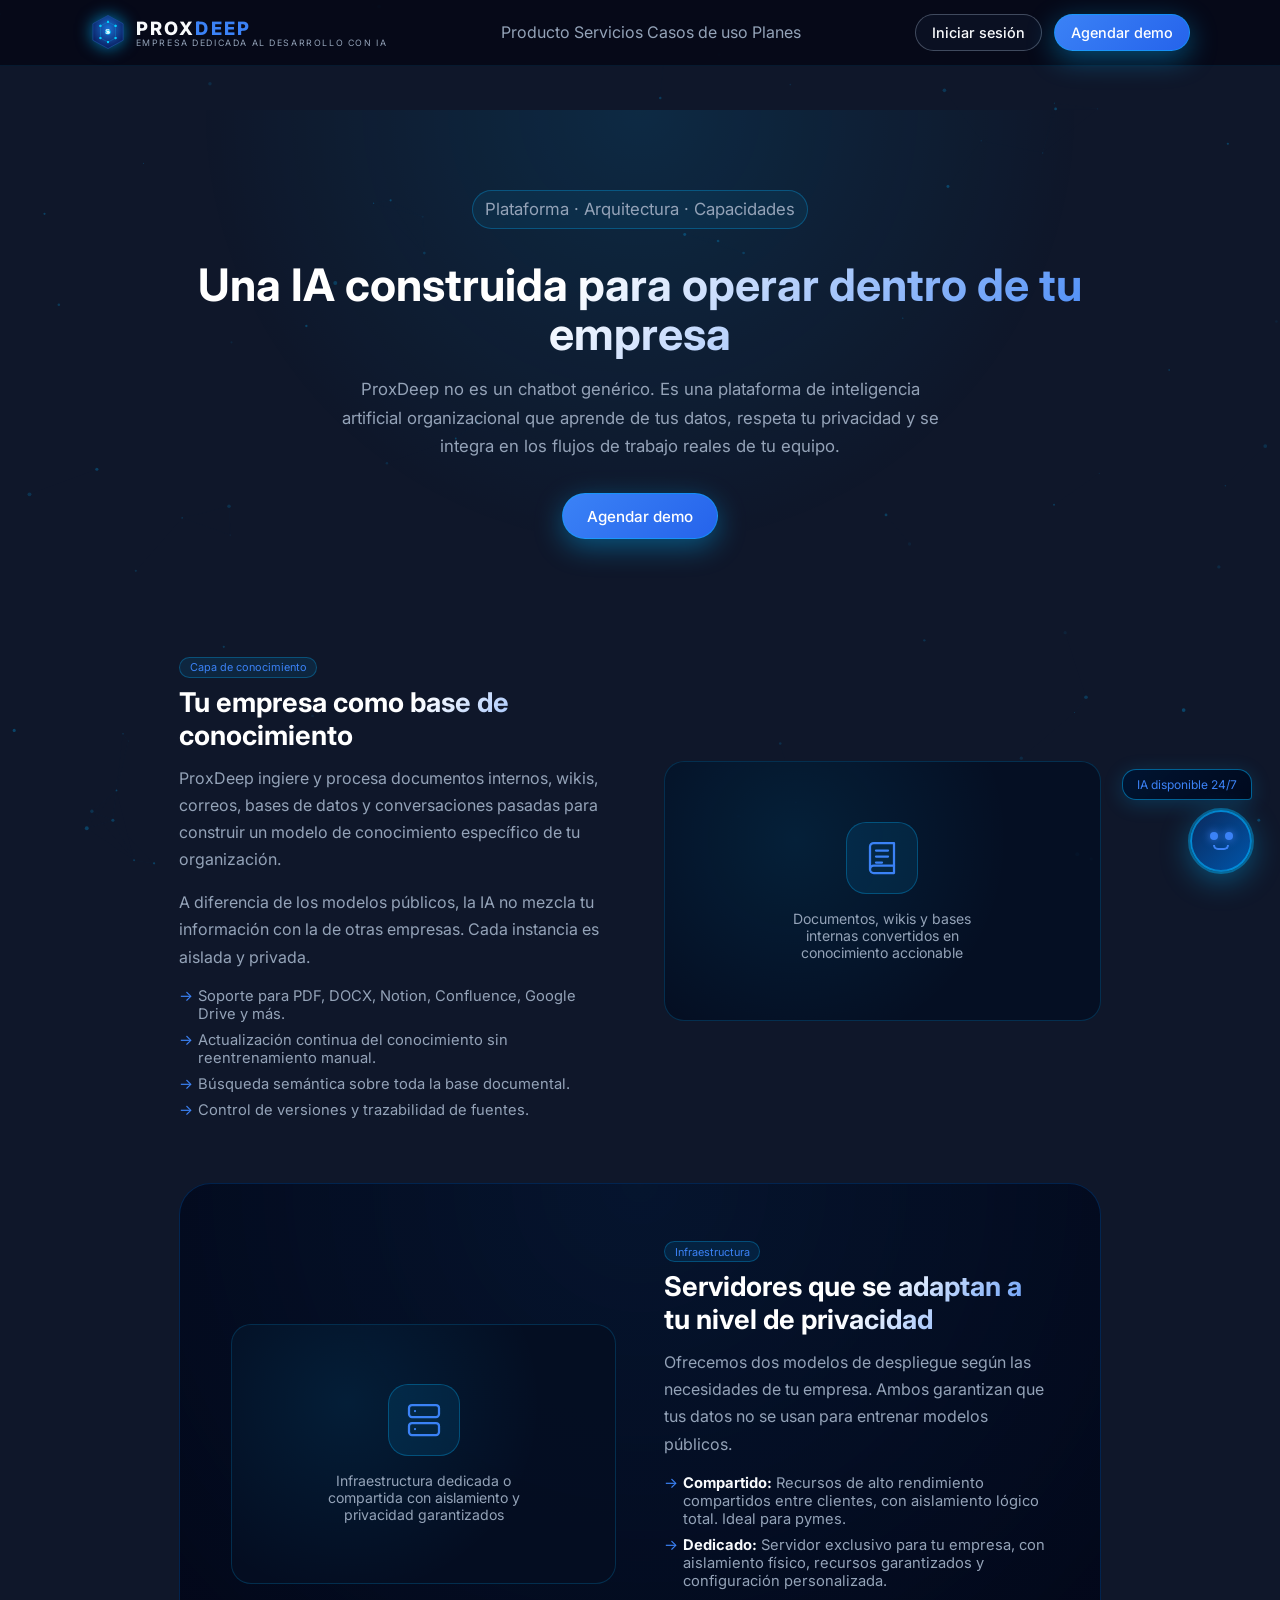
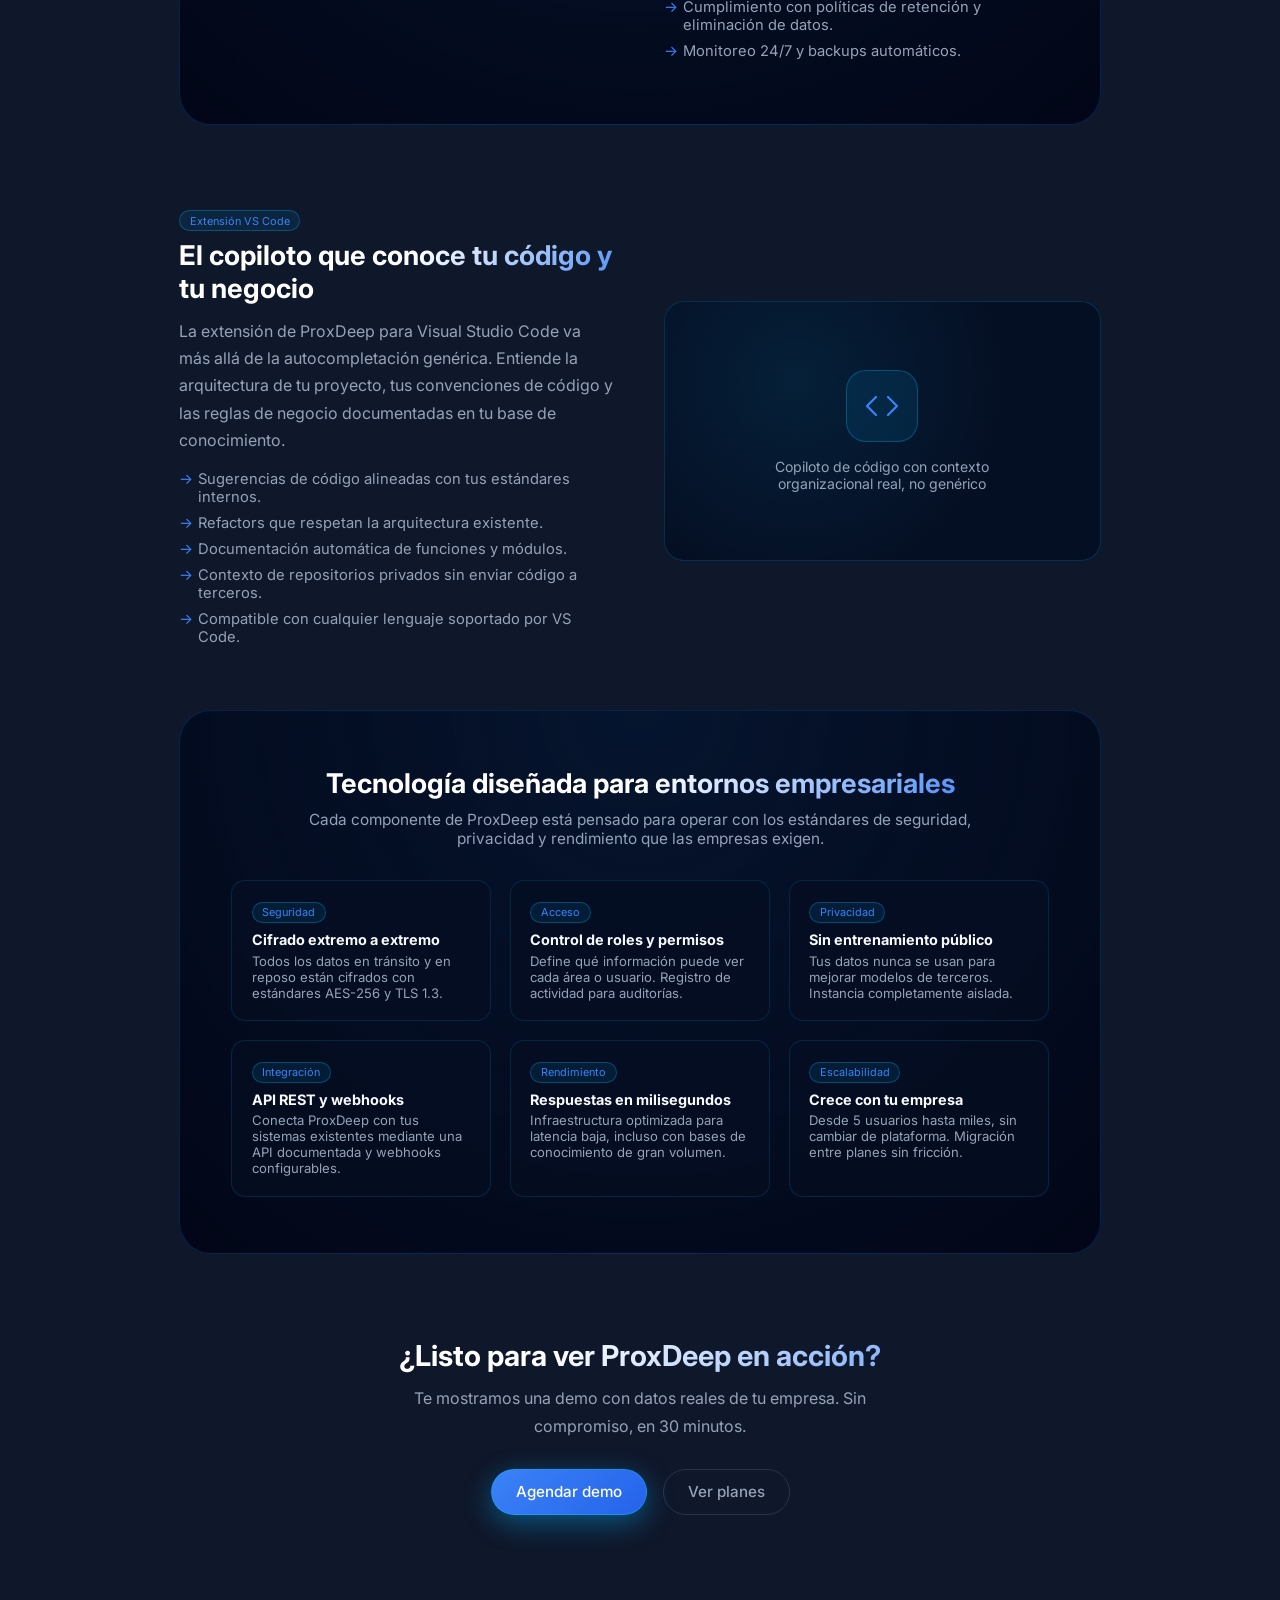
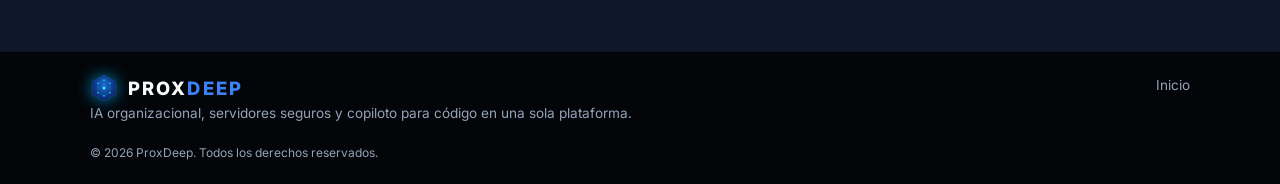
<file: producto.html>
﻿<!DOCTYPE html>
<html lang="es">
<head>
  <meta charset="UTF-8" />
  <meta name="viewport" content="width=device-width, initial-scale=1.0" />
  <title>ProxDeep · Producto</title>
  <link rel="stylesheet" href="style.css" />
  <link rel="preconnect" href="https://fonts.googleapis.com">
  <link rel="preconnect" href="https://fonts.gstatic.com" crossorigin>
  <link href="https://fonts.googleapis.com/css2?family=Inter:wght@300;400;500;600;700&display=swap" rel="stylesheet">
  <style>
    .page-hero {
      padding: 80px 7vw 60px;
      text-align: center;
      position: relative;
    }
    .page-hero h1 {
      font-size: clamp(2rem, 3.5vw, 3.2rem);
      line-height: 1.1;
      margin-bottom: 1rem;
      background: linear-gradient(135deg, #fff 40%, var(--accent));
      -webkit-background-clip: text; -webkit-text-fill-color: transparent; background-clip: text;
    }
    .page-hero p {
      color: var(--text-muted);
      max-width: 600px;
      margin: 0 auto 2rem;
      font-size: 1.05rem;
      line-height: 1.7;
    }
    .page-hero-gradient {
      position: absolute; inset: 0;
      background: radial-gradient(circle at 50% 0%, rgba(0,180,255,0.12), transparent 60%);
      pointer-events: none; z-index: -1;
    }
    .deep-section { padding: 56px 7vw; }
    .deep-section.alt {
      background: radial-gradient(circle at top, rgba(0,20,50,0.6), rgba(2,6,23,0.98));
      border-radius: 32px;
      border: 1px solid rgba(0,100,200,0.3);
      margin: 0 7vw 28px;
      padding: 56px 4vw;
    }
    .two-col {
      display: grid;
      grid-template-columns: minmax(0,1fr) minmax(0,1fr);
      gap: 3rem;
      align-items: center;
    }
    .two-col.reverse { direction: rtl; }
    .two-col.reverse > * { direction: ltr; }
    .col-text h2 {
      font-size: 1.7rem;
      margin-bottom: 0.8rem;
      background: linear-gradient(135deg, #fff 50%, var(--accent));
      -webkit-background-clip: text; -webkit-text-fill-color: transparent; background-clip: text;
    }
    .col-text p { color: var(--text-muted); line-height: 1.7; margin-bottom: 1rem; }
    .col-text ul { list-style: none; color: var(--text-muted); font-size: 0.92rem; }
    .col-text ul li { padding-left: 1.2rem; position: relative; margin-bottom: 0.5rem; }
    .col-text ul li::before { content: "→"; position: absolute; left: 0; color: var(--accent); }
    .col-visual {
      background: rgba(5,15,35,0.9);
      border-radius: 20px;
      border: 1px solid rgba(0,180,255,0.2);
      padding: 2rem;
      min-height: 260px;
      display: flex;
      align-items: center;
      justify-content: center;
      position: relative;
      overflow: hidden;
    }
    .col-visual::before {
      content: "";
      position: absolute; inset: 0;
      background: radial-gradient(circle at 30% 30%, rgba(0,180,255,0.1), transparent 60%);
    }
    .col-visual-inner { position: relative; z-index: 1; text-align: center; }
    .col-visual-icon {
      width: 72px; height: 72px;
      border-radius: 20px;
      background: rgba(0,180,255,0.1);
      border: 1px solid rgba(0,180,255,0.3);
      display: flex; align-items: center; justify-content: center;
      margin: 0 auto 1rem;
    }
    .col-visual-icon svg { width: 36px; height: 36px; stroke: var(--accent); }
    .col-visual-inner p { color: var(--text-muted); font-size: 0.88rem; max-width: 220px; margin: 0 auto; }
    .tech-grid {
      display: grid;
      grid-template-columns: repeat(3, minmax(0,1fr));
      gap: 1.2rem;
      margin-top: 2rem;
    }
    .tech-item {
      background: rgba(5,15,35,0.85);
      border: 1px solid rgba(0,180,255,0.15);
      border-radius: 14px;
      padding: 1.2rem;
      transition: border-color 0.25s, transform 0.25s;
    }
    .tech-item:hover { border-color: rgba(0,180,255,0.4); transform: translateY(-3px); }
    .tech-item h4 { font-size: 0.9rem; margin-bottom: 0.3rem; color: var(--text-main); }
    .tech-item p { font-size: 0.82rem; color: var(--text-muted); }
    .tech-badge {
      display: inline-block;
      padding: 0.15rem 0.6rem;
      border-radius: 999px;
      background: rgba(0,180,255,0.1);
      border: 1px solid rgba(0,180,255,0.3);
      color: var(--accent);
      font-size: 0.68rem;
      margin-bottom: 0.5rem;
    }
    @media (max-width: 768px) {
      .two-col, .tech-grid { grid-template-columns: minmax(0,1fr); }
      .two-col.reverse { direction: ltr; }
      .deep-section.alt { margin: 0 0 28px; border-radius: 0; }
    }
  </style>
</head>
<body>
  <div class="page-wrapper">
    <canvas id="particles-canvas"></canvas>

    <!-- NAVBAR -->
    <nav class="nav-sticky" id="nav-sticky">
      <div class="logo">
        <svg class="logo-img" viewBox="0 0 100 100" xmlns="http://www.w3.org/2000/svg">
          <defs>
            <radialGradient id="hexGradNav" cx="50%" cy="40%" r="60%">
              <stop offset="0%" stop-color="#1a6fd4"/>
              <stop offset="100%" stop-color="#0a1e5e"/>
            </radialGradient>
            <filter id="glowNav">
              <feGaussianBlur stdDeviation="1.5" result="blur"/>
              <feMerge><feMergeNode in="blur"/><feMergeNode in="SourceGraphic"/></feMerge>
            </filter>
          </defs>
          <polygon points="50,4 92,27 92,73 50,96 8,73 8,27" fill="url(#hexGradNav)" stroke="#1e4fa0" stroke-width="2"/>
          <circle cx="50" cy="22" r="3" fill="#00cfff" filter="url(#glowNav)"/>
          <circle cx="71" cy="33" r="3" fill="#00cfff" filter="url(#glowNav)"/>
          <circle cx="71" cy="67" r="3" fill="#00cfff" filter="url(#glowNav)"/>
          <circle cx="50" cy="78" r="3" fill="#00cfff" filter="url(#glowNav)"/>
          <circle cx="29" cy="67" r="3" fill="#00cfff" filter="url(#glowNav)"/>
          <circle cx="29" cy="33" r="3" fill="#00cfff" filter="url(#glowNav)"/>
          <g stroke="#00cfff" stroke-width="1" opacity="0.6">
            <line x1="50" y1="22" x2="71" y2="33"/><line x1="71" y1="33" x2="71" y2="67"/>
            <line x1="71" y1="67" x2="50" y2="78"/><line x1="50" y1="78" x2="29" y2="67"/>
            <line x1="29" y1="67" x2="29" y2="33"/><line x1="29" y1="33" x2="50" y2="22"/>
          </g>
          <circle cx="50" cy="50" r="7" fill="#00cfff" filter="url(#glowNav)" opacity="0.9"/>
          <circle cx="50" cy="50" r="4" fill="#ffffff" opacity="0.8"/>
          <text x="50" y="56" text-anchor="middle" font-family="Arial Black, sans-serif" font-size="22" font-weight="900" fill="white" opacity="0.85">S</text>
        </svg>
        <div>
          <span class="logo-text">PROX<span>DEEP</span></span>
          <span class="logo-sub">Empresa Dedicada al Desarrollo con IA</span>
        </div>
      </div>
      <div class="nav-links" id="nav-links-sticky">
        <a href="index.html#producto">Producto</a>
        <a href="index.html#servicios">Servicios</a>
        <a href="index.html#casos">Casos de uso</a>
        <a href="planes.html">Planes</a>
      </div>
      <div class="nav-cta" id="nav-cta-sticky">
        <a href="login.html" class="btn btn-outline">Iniciar sesión</a>
        <a href="demo.html" class="btn btn-primary">Agendar demo</a>
      </div>
      <button class="nav-toggle" id="nav-toggle-sticky" aria-label="Abrir menú">
        <span></span><span></span><span></span>
      </button>
    </nav>
    <div class="nav-spacer"></div>

    <main>
      <!-- HERO -->
      <section class="page-hero" data-animate="fade-up">
        <div class="page-hero-gradient"></div>
        <p class="badge">Plataforma · Arquitectura · Capacidades</p>
        <h1>Una IA construida para operar dentro de tu empresa</h1>
        <p>ProxDeep no es un chatbot genérico. Es una plataforma de inteligencia artificial organizacional que aprende de tus datos, respeta tu privacidad y se integra en los flujos de trabajo reales de tu equipo.</p>
        <a href="demo.html" class="btn btn-primary btn-lg">Agendar demo</a>
      </section>

      <!-- SECCIÓN 1: Conocimiento organizacional -->
      <section class="deep-section" data-animate="fade-up">
        <div class="two-col">
          <div class="col-text">
            <span class="tech-badge">Capa de conocimiento</span>
            <h2>Tu empresa como base de conocimiento</h2>
            <p>ProxDeep ingiere y procesa documentos internos, wikis, correos, bases de datos y conversaciones pasadas para construir un modelo de conocimiento específico de tu organización.</p>
            <p>A diferencia de los modelos públicos, la IA no mezcla tu información con la de otras empresas. Cada instancia es aislada y privada.</p>
            <ul>
              <li>Soporte para PDF, DOCX, Notion, Confluence, Google Drive y más.</li>
              <li>Actualización continua del conocimiento sin reentrenamiento manual.</li>
              <li>Búsqueda semántica sobre toda la base documental.</li>
              <li>Control de versiones y trazabilidad de fuentes.</li>
            </ul>
          </div>
          <div class="col-visual">
            <div class="col-visual-inner">
              <div class="col-visual-icon">
                <svg viewBox="0 0 24 24" fill="none" stroke-width="1.5" stroke-linecap="round" stroke-linejoin="round">
                  <path d="M4 19.5A2.5 2.5 0 0 1 6.5 17H20"/>
                  <path d="M6.5 2H20v20H6.5A2.5 2.5 0 0 1 4 19.5v-15A2.5 2.5 0 0 1 6.5 2z"/>
                  <line x1="8" y1="7" x2="16" y2="7"/>
                  <line x1="8" y1="11" x2="16" y2="11"/>
                  <line x1="8" y1="15" x2="12" y2="15"/>
                </svg>
              </div>
              <p>Documentos, wikis y bases internas convertidos en conocimiento accionable</p>
            </div>
          </div>
        </div>
      </section>

      <!-- SECCIÓN 2: Infraestructura -->
      <section class="deep-section alt" data-animate="fade-up">
        <div class="two-col reverse">
          <div class="col-text">
            <span class="tech-badge">Infraestructura</span>
            <h2>Servidores que se adaptan a tu nivel de privacidad</h2>
            <p>Ofrecemos dos modelos de despliegue según las necesidades de tu empresa. Ambos garantizan que tus datos no se usan para entrenar modelos públicos.</p>
            <ul>
              <li><strong style="color:var(--text-main)">Compartido:</strong> Recursos de alto rendimiento compartidos entre clientes, con aislamiento lógico total. Ideal para pymes.</li>
              <li><strong style="color:var(--text-main)">Dedicado:</strong> Servidor exclusivo para tu empresa, con aislamiento físico, recursos garantizados y configuración personalizada.</li>
              <li>Cumplimiento con políticas de retención y eliminación de datos.</li>
              <li>Monitoreo 24/7 y backups automáticos.</li>
            </ul>
          </div>
          <div class="col-visual">
            <div class="col-visual-inner">
              <div class="col-visual-icon">
                <svg viewBox="0 0 24 24" fill="none" stroke-width="1.5" stroke-linecap="round" stroke-linejoin="round">
                  <rect x="2" y="2" width="20" height="8" rx="2" ry="2"/>
                  <rect x="2" y="14" width="20" height="8" rx="2" ry="2"/>
                  <line x1="6" y1="6" x2="6.01" y2="6"/>
                  <line x1="6" y1="18" x2="6.01" y2="18"/>
                </svg>
              </div>
              <p>Infraestructura dedicada o compartida con aislamiento y privacidad garantizados</p>
            </div>
          </div>
        </div>
      </section>

      <!-- SECCIÓN 3: VS Code -->
      <section class="deep-section" data-animate="fade-up">
        <div class="two-col">
          <div class="col-text">
            <span class="tech-badge">Extensión VS Code</span>
            <h2>El copiloto que conoce tu código y tu negocio</h2>
            <p>La extensión de ProxDeep para Visual Studio Code va más allá de la autocompletación genérica. Entiende la arquitectura de tu proyecto, tus convenciones de código y las reglas de negocio documentadas en tu base de conocimiento.</p>
            <ul>
              <li>Sugerencias de código alineadas con tus estándares internos.</li>
              <li>Refactors que respetan la arquitectura existente.</li>
              <li>Documentación automática de funciones y módulos.</li>
              <li>Contexto de repositorios privados sin enviar código a terceros.</li>
              <li>Compatible con cualquier lenguaje soportado por VS Code.</li>
            </ul>
          </div>
          <div class="col-visual">
            <div class="col-visual-inner">
              <div class="col-visual-icon">
                <svg viewBox="0 0 24 24" fill="none" stroke-width="1.5" stroke-linecap="round" stroke-linejoin="round">
                  <polyline points="16 18 22 12 16 6"/>
                  <polyline points="8 6 2 12 8 18"/>
                </svg>
              </div>
              <p>Copiloto de código con contexto organizacional real, no genérico</p>
            </div>
          </div>
        </div>
      </section>

      <!-- SECCIÓN 4: Tecnología -->
      <section class="deep-section alt" data-animate="fade-up">
        <div class="section-header" style="max-width:720px;margin:0 auto 2rem;text-align:center;">
          <h2 style="font-size:1.7rem;margin-bottom:0.65rem;background:linear-gradient(135deg,#fff 50%,var(--accent));-webkit-background-clip:text;-webkit-text-fill-color:transparent;background-clip:text;">Tecnología diseñada para entornos empresariales</h2>
          <p style="color:var(--text-muted);font-size:0.96rem;">Cada componente de ProxDeep está pensado para operar con los estándares de seguridad, privacidad y rendimiento que las empresas exigen.</p>
        </div>
        <div class="tech-grid">
          <div class="tech-item">
            <span class="tech-badge">Seguridad</span>
            <h4>Cifrado extremo a extremo</h4>
            <p>Todos los datos en tránsito y en reposo están cifrados con estándares AES-256 y TLS 1.3.</p>
          </div>
          <div class="tech-item">
            <span class="tech-badge">Acceso</span>
            <h4>Control de roles y permisos</h4>
            <p>Define qué información puede ver cada área o usuario. Registro de actividad para auditorías.</p>
          </div>
          <div class="tech-item">
            <span class="tech-badge">Privacidad</span>
            <h4>Sin entrenamiento público</h4>
            <p>Tus datos nunca se usan para mejorar modelos de terceros. Instancia completamente aislada.</p>
          </div>
          <div class="tech-item">
            <span class="tech-badge">Integración</span>
            <h4>API REST y webhooks</h4>
            <p>Conecta ProxDeep con tus sistemas existentes mediante una API documentada y webhooks configurables.</p>
          </div>
          <div class="tech-item">
            <span class="tech-badge">Rendimiento</span>
            <h4>Respuestas en milisegundos</h4>
            <p>Infraestructura optimizada para latencia baja, incluso con bases de conocimiento de gran volumen.</p>
          </div>
          <div class="tech-item">
            <span class="tech-badge">Escalabilidad</span>
            <h4>Crece con tu empresa</h4>
            <p>Desde 5 usuarios hasta miles, sin cambiar de plataforma. Migración entre planes sin fricción.</p>
          </div>
        </div>
      </section>

      <!-- CTA -->
      <section class="deep-section" style="text-align:center;" data-animate="fade-up">
        <h2 style="font-size:1.8rem;margin-bottom:0.8rem;background:linear-gradient(135deg,#fff 40%,var(--accent));-webkit-background-clip:text;-webkit-text-fill-color:transparent;background-clip:text;">¿Listo para ver ProxDeep en acción?</h2>
        <p style="color:var(--text-muted);max-width:500px;margin:0 auto 1.8rem;line-height:1.7;">Te mostramos una demo con datos reales de tu empresa. Sin compromiso, en 30 minutos.</p>
        <div style="display:flex;gap:1rem;justify-content:center;flex-wrap:wrap;">
          <a href="demo.html" class="btn btn-primary btn-lg">Agendar demo</a>
          <a href="planes.html" class="btn btn-ghost btn-lg">Ver planes</a>
        </div>
      </section>
    </main>

    <footer class="footer">
      <div class="footer-inner">
        <div class="footer-left">
          <div class="logo">
            <svg class="logo-img" style="width:28px;height:28px;" viewBox="0 0 100 100" xmlns="http://www.w3.org/2000/svg">
              <defs>
                <radialGradient id="hexGrad2" cx="50%" cy="40%" r="60%">
                  <stop offset="0%" stop-color="#1a6fd4"/>
                  <stop offset="100%" stop-color="#0a1e5e"/>
                </radialGradient>
              </defs>
              <polygon points="50,4 92,27 92,73 50,96 8,73 8,27" fill="url(#hexGrad2)" stroke="#1e4fa0" stroke-width="2"/>
              <circle cx="50" cy="22" r="3" fill="#00cfff"/><circle cx="71" cy="33" r="3" fill="#00cfff"/>
              <circle cx="71" cy="67" r="3" fill="#00cfff"/><circle cx="50" cy="78" r="3" fill="#00cfff"/>
              <circle cx="29" cy="67" r="3" fill="#00cfff"/><circle cx="29" cy="33" r="3" fill="#00cfff"/>
              <g stroke="#00cfff" stroke-width="1" opacity="0.6">
                <line x1="50" y1="22" x2="71" y2="33"/><line x1="71" y1="33" x2="71" y2="67"/>
                <line x1="71" y1="67" x2="50" y2="78"/><line x1="50" y1="78" x2="29" y2="67"/>
                <line x1="29" y1="67" x2="29" y2="33"/><line x1="29" y1="33" x2="50" y2="22"/>
              </g>
              <circle cx="50" cy="50" r="6" fill="#00cfff" opacity="0.9"/>
              <circle cx="50" cy="50" r="3" fill="#ffffff" opacity="0.8"/>
            </svg>
            <span class="logo-text">PROX<span>DEEP</span></span>
          </div>
          <p>IA organizacional, servidores seguros y copiloto para código en una sola plataforma.</p>
        </div>
        <div class="footer-right">
          <a href="index.html">Inicio</a>
        </div>
      </div>
      <div class="footer-bottom">
        <span>© 2026 ProxDeep. Todos los derechos reservados.</span>
      </div>
    </footer>
  </div>

  <!-- ROBOT ASISTENTE -->
  <div class="bot-wrapper" id="bot-wrapper">
    <div class="bot-bubbles" id="bot-bubbles">
      <span class="bot-bubble" id="bot-bubble-text">IA disponible 24/7</span>
    </div>
    <button class="bot-btn" id="bot-btn" aria-label="Abrir asistente ProxDeep">
      <div class="bot-face">
        <div class="bot-eyes">
          <span class="bot-eye"></span>
          <span class="bot-eye"></span>
        </div>
        <div class="bot-mouth"></div>
      </div>
      <div class="bot-pulse"></div>
    </button>
    <div class="bot-chat" id="bot-chat">
      <div class="bot-chat-header">
        <div class="bot-chat-avatar">🤖</div>
        <div>
          <strong>ProxDeep AI</strong>
          <span class="bot-online">● En línea</span>
        </div>
        <button class="bot-close" id="bot-close" aria-label="Cerrar chat">✕</button>
      </div>
      <div class="bot-chat-messages" id="bot-chat-messages">
        <div class="bot-msg bot-msg-ai">
          <p>¡Hola! Soy el asistente de ProxDeep 👋 ¿En qué puedo ayudarte hoy?</p>
        </div>
      </div>
      <div class="bot-chat-input">
        <input type="text" id="bot-input" placeholder="Escribe tu pregunta..." />
        <button id="bot-send" aria-label="Enviar">➤</button>
      </div>
    </div>
  </div>

  <script src="script.js"></script>
</body>
</html>
</file>
<file: style.css>
* { box-sizing: border-box; margin: 0; padding: 0; }

:root {
  --bg: #0f172a;
  --accent: #3b82f6;
  --accent2: #6366f1;
  --accent-soft: rgba(59,130,246,0.12);
  --accent-strong: #2563eb;
  --text-main: #f8fafc;
  --text-muted: #94a3b8;
  --border-subtle: rgba(148,163,184,0.15);
  --radius-lg: 20px;
  --radius-full: 999px;
  --shadow-soft: 0 4px 6px -1px rgba(0,0,0,0.1), 0 2px 4px -1px rgba(0,0,0,0.06);
}

body {
  font-family: 'Inter', system-ui, sans-serif;
  background: var(--bg);
  color: var(--text-main);
  min-height: 100vh;
  overflow-x: hidden;
}

#particles-canvas {
  position: fixed; inset: 0; pointer-events: none; z-index: 0; opacity: 0.5;
}

.page-wrapper { min-height: 100vh; position: relative; z-index: 1; }

.hero { position: relative; padding: 24px 7vw 80px; overflow: hidden; }

.hero-gradient {
  position: absolute; inset: 0;
  background: radial-gradient(circle at top left, rgba(0,180,255,0.1), transparent 55%),
              radial-gradient(circle at top right, rgba(99,102,241,0.1), transparent 55%);
  pointer-events: none; z-index: -1;
}

/* ===== NAVBAR STICKY HIDE/SHOW ===== */
.nav-sticky {
  position: fixed; top: 0; left: 0; right: 0; z-index: 1000;
  padding: 14px 7vw;
  display: flex; align-items: center; justify-content: space-between;
  background: rgba(5, 8, 22, 0.85);
  backdrop-filter: blur(18px);
  -webkit-backdrop-filter: blur(18px);
  border-bottom: 1px solid rgba(0,180,255,0.1);
  transform: translateY(0);
  transition: transform 0.35s cubic-bezier(0.4,0,0.2,1), background 0.3s ease;
  /* needed for mobile dropdown */
  flex-wrap: wrap;
}
.nav-sticky.hidden { transform: translateY(-110%); }
.nav-sticky.scrolled { background: rgba(3, 6, 18, 0.96); }

/* Spacer para compensar el nav fijo */
.nav-spacer { height: 70px; }

.logo { display: flex; align-items: center; gap: 10px; font-weight: 800; letter-spacing: 0.12em; font-size: 1.15rem; text-transform: uppercase; }
.logo-img { width: 36px; height: 36px; object-fit: contain; filter: drop-shadow(0 0 8px rgba(0,180,255,0.7)); animation: logoPulse 3s ease-in-out infinite; }
@keyframes logoPulse { 0%,100%{filter:drop-shadow(0 0 8px rgba(0,180,255,0.7))} 50%{filter:drop-shadow(0 0 18px rgba(0,180,255,1))} }
.logo-text { color: var(--text-main); }
.logo-text span { color: var(--accent); }
.logo-sub { font-size: 0.55rem; letter-spacing: 0.18em; color: var(--text-muted); display: block; margin-top: -2px; font-weight: 400; }
.nav-links a { color: var(--text-muted); text-decoration: none; transition: color 0.15s; }
.nav-links a:hover { color: var(--text-main); }
.nav-cta { display: flex; gap: 0.75rem; align-items: center; }
.nav-toggle { display: none; flex-direction: column; gap: 4px; background: none; border: none; cursor: pointer; }
.nav-toggle span { width: 20px; height: 2px; background: var(--text-main); display: block; }

.btn { display: inline-flex; align-items: center; justify-content: center; padding: 0.55rem 1rem; border-radius: var(--radius-full); border: 1px solid transparent; font-size: 0.9rem; font-weight: 500; text-decoration: none; cursor: pointer; transition: all 0.18s ease; }
.btn-primary { background: linear-gradient(135deg, var(--accent), var(--accent-strong)); border-color: rgba(0,180,255,0.5); color: white; box-shadow: 0 8px 28px rgba(0,180,255,0.4); }
.btn-primary:hover { transform: translateY(-2px); box-shadow: 0 14px 36px rgba(0,180,255,0.6); }
.btn-outline { border-color: rgba(148,163,184,0.4); color: var(--text-main); background: rgba(15,23,42,0.6); }
.btn-outline:hover { border-color: rgba(148,163,184,0.8); }
.btn-ghost { background: transparent; border-color: rgba(148,163,184,0.2); color: var(--text-muted); }
.btn-ghost:hover { border-color: rgba(148,163,184,0.6); color: var(--text-main); }
.btn-lg { padding: 0.8rem 1.5rem; font-size: 0.95rem; }
.btn.full { width: 100%; }

.hero-content { display: grid; grid-template-columns: minmax(0,1.3fr) minmax(0,1.1fr); gap: 3rem; align-items: center; }

.badge { display: inline-flex; align-items: center; gap: 0.5rem; padding: 0.25rem 0.75rem; border-radius: var(--radius-full); border: 1px solid rgba(0,180,255,0.3); font-size: 0.75rem; color: var(--accent); background: rgba(0,180,255,0.07); margin-bottom: 1.25rem; }

.hero h1 { font-size: clamp(2rem, 3.3vw, 3rem); line-height: 1.1; margin-bottom: 1rem; background: linear-gradient(135deg, #fff 40%, var(--accent)); -webkit-background-clip: text; -webkit-text-fill-color: transparent; background-clip: text; }

.hero-subtitle { color: var(--text-muted); max-width: 32rem; line-height: 1.6; margin-bottom: 1.75rem; }
.hero-actions { display: flex; flex-wrap: wrap; gap: 1rem; margin-bottom: 1.5rem; }
.hero-trust { display: inline-flex; align-items: center; gap: 0.4rem; font-size: 0.8rem; color: var(--text-muted); }
.hero-trust .dot { width: 8px; height: 8px; border-radius: 999px; background: radial-gradient(circle, #22c55e, #16a34a); box-shadow: 0 0 14px rgba(34,197,94,0.8); }

.hero-visual { display: flex; justify-content: center; }

.hero-card { background: radial-gradient(circle at top, #0d1b2e, #020617); border-radius: 28px; padding: 18px 18px 22px; border: 1px solid rgba(0,180,255,0.25); box-shadow: 0 0 60px rgba(0,180,255,0.1), var(--shadow-soft); width: 100%; max-width: 420px; animation: cardFloat 4s ease-in-out infinite; }
@keyframes cardFloat { 0%,100%{transform:translateY(0)} 50%{transform:translateY(-8px)} }

.hero-card-header { display: flex; justify-content: space-between; align-items: center; margin-bottom: 14px; }
.status-pill { padding: 0.25rem 0.7rem; border-radius: var(--radius-full); background: rgba(22,163,74,0.15); color: #bbf7d0; font-size: 0.7rem; border: 1px solid rgba(34,197,94,0.3); }
.status-dot { width: 9px; height: 9px; border-radius: 999px; background: radial-gradient(circle, #22c55e, #15803d); box-shadow: 0 0 8px rgba(34,197,94,0.8); animation: blink 2s ease-in-out infinite; }
@keyframes blink { 0%,100%{opacity:1} 50%{opacity:0.3} }

.chat-window { background: rgba(2,6,23,0.95); border-radius: 20px; padding: 14px 12px; border: 1px solid rgba(0,180,255,0.1); height: 280px; overflow-y: auto; display: flex; flex-direction: column; scroll-behavior: smooth; }
.chat-window::-webkit-scrollbar { width: 3px; }
.chat-window::-webkit-scrollbar-thumb { background: rgba(0,180,255,0.2); border-radius: 3px; }

.msg { padding: 9px 11px; border-radius: 14px; margin-bottom: 10px; font-size: 0.78rem; line-height: 1.5; opacity: 0; transform: translateY(10px); transition: opacity 0.4s ease, transform 0.4s ease; }
.msg.show { opacity: 1; transform: translateY(0); }
.msg .role { display: block; font-size: 0.65rem; text-transform: uppercase; letter-spacing: 0.08em; margin-bottom: 4px; color: var(--accent); }
.msg-user { background: rgba(15,23,42,0.9); border: 1px solid rgba(148,163,184,0.3); }
.msg-ai { background: rgba(0,20,50,0.9); border: 1px solid rgba(0,180,255,0.3); }
.msg-ai.code { font-family: "SF Mono", ui-monospace, Menlo, monospace; }
.msg-ai pre { margin-top: 6px; font-size: 0.72rem; color: #7dd3fc; }

.typing-indicator { display: flex; gap: 4px; align-items: center; padding: 10px 12px; opacity: 0; transition: opacity 0.3s; }
.typing-indicator.show { opacity: 1; }
.typing-indicator span { width: 6px; height: 6px; border-radius: 50%; background: var(--accent); display: block; animation: typingDot 1.2s ease-in-out infinite; }
.typing-indicator span:nth-child(2) { animation-delay: 0.2s; }
.typing-indicator span:nth-child(3) { animation-delay: 0.4s; }
@keyframes typingDot { 0%,60%,100%{transform:translateY(0)} 30%{transform:translateY(-6px)} }

main { padding: 40px 7vw 80px; }
.section { padding: 48px 0; }
.section.alt { background: radial-gradient(circle at top, rgba(0,20,50,0.6), rgba(2,6,23,0.98)); border-radius: 32px; border: 1px solid rgba(0,100,200,0.3); margin-bottom: 28px; padding-inline: 4vw; }

.section-header { max-width: 720px; margin: 0 auto 28px; text-align: center; }
.section-header h2 { font-size: 1.7rem; margin-bottom: 0.65rem; background: linear-gradient(135deg, #fff 50%, var(--accent)); -webkit-background-clip: text; -webkit-text-fill-color: transparent; background-clip: text; }
.section-header p { color: var(--text-muted); font-size: 0.96rem; }

.metrics-section { display: flex; align-items: center; justify-content: center; background: rgba(0,20,50,0.5); border: 1px solid rgba(0,180,255,0.15); border-radius: 20px; padding: 2rem 3rem; margin: 0 0 28px; flex-wrap: wrap; }
.metric { text-align: center; padding: 0.5rem 2.5rem; }
.metric-number { font-size: 2.5rem; font-weight: 800; color: var(--accent); line-height: 1; }
.metric-unit { font-size: 1.5rem; font-weight: 700; color: var(--accent); }
.metric p { color: var(--text-muted); font-size: 0.82rem; margin-top: 4px; }
.metric-divider { width: 1px; height: 50px; background: rgba(0,180,255,0.2); }

.grid { display: grid; gap: 1.5rem; }
.grid-3 { grid-template-columns: repeat(3, minmax(0,1fr)); }
.grid-4 { grid-template-columns: repeat(4, minmax(0,1fr)); }

.card { background: rgba(5,15,35,0.9); border-radius: var(--radius-lg); border: 1px solid var(--border-subtle); padding: 1.5rem 1.6rem; box-shadow: var(--shadow-soft); position: relative; overflow: hidden; transition: transform 0.25s ease, border-color 0.25s ease, box-shadow 0.25s ease; }
.card::before { content: ""; position: absolute; inset: 0; background: radial-gradient(circle at top left, rgba(0,180,255,0.08), transparent 60%); opacity: 0; transition: opacity 0.3s; pointer-events: none; }
.card:hover { transform: translateY(-4px); border-color: rgba(0,180,255,0.3); box-shadow: 0 24px 60px rgba(0,0,0,0.8), 0 0 30px rgba(0,180,255,0.1); }
.card:hover::before { opacity: 1; }
.card h3 { margin-bottom: 0.6rem; font-size: 1.05rem; }
.card p { color: var(--text-muted); font-size: 0.92rem; }

/* Service icon SVG */
.service-icon-svg {
  width: 44px; height: 44px; border-radius: 12px;
  background: rgba(0,180,255,0.08); border: 1px solid rgba(0,180,255,0.18);
  display: flex; align-items: center; justify-content: center;
  margin-bottom: 1rem; transition: background 0.25s, border-color 0.25s;
}
.card:hover .service-icon-svg { background: rgba(0,180,255,0.15); border-color: rgba(0,180,255,0.35); }
.service-icon-svg svg { width: 20px; height: 20px; stroke: var(--accent); }

.feature-icon, .service-icon, .usecase-icon { font-size: 1.8rem; margin-bottom: 0.75rem; display: block; }

/* Feature cards — SVG icons */
.feature-icon-svg {
  width: 48px; height: 48px;
  border-radius: 14px;
  background: rgba(0,180,255,0.08);
  border: 1px solid rgba(0,180,255,0.2);
  display: flex; align-items: center; justify-content: center;
  margin-bottom: 1rem;
  transition: background 0.25s, border-color 0.25s;
}
.card:hover .feature-icon-svg {
  background: rgba(0,180,255,0.15);
  border-color: rgba(0,180,255,0.4);
}
.feature-icon-svg svg { width: 22px; height: 22px; color: var(--accent); stroke: var(--accent); }

.services-layout { display: grid; grid-template-columns: repeat(3, minmax(0,1fr)); gap: 1.6rem; }
.service ul, .pricing-card ul, .contact-info ul { list-style: none; margin-top: 0.8rem; color: var(--text-muted); font-size: 0.9rem; }
.service ul li, .pricing-card ul li, .contact-info ul li { padding-left: 1.1rem; position: relative; margin-bottom: 0.3rem; }
.service ul li::before, .pricing-card ul li::before, .contact-info ul li::before { content: "•"; position: absolute; left: 0; color: var(--accent); }

.usecase { min-height: 150px; }

.steps { display: grid; grid-template-columns: repeat(4, minmax(0,1fr)); gap: 1.6rem; }
.step { background: rgba(5,15,35,0.85); border-radius: 18px; padding: 1.4rem 1.3rem; border: 1px dashed rgba(0,180,255,0.3); transition: border-color 0.25s; }
.step:hover { border-color: rgba(0,180,255,0.7); }
.step-number { display: inline-flex; align-items: center; justify-content: center; width: 28px; height: 28px; border-radius: 999px; background: rgba(0,180,255,0.12); color: var(--accent); font-size: 0.8rem; margin-bottom: 0.5rem; }
.step h3 { margin-bottom: 0.4rem; font-size: 1rem; }
.step p { font-size: 0.9rem; color: var(--text-muted); }

/* ===== PRICING ANTIGRAVITY STYLE ===== */
.pricing-section-wrap {
  position: relative;
  overflow: hidden;
  border-radius: 32px;
  margin-bottom: 28px;
  padding: 72px 4vw 80px;
  background: #020617;
  border: 1px solid rgba(0,100,200,0.25);
}
.pricing-bg-canvas {
  position: absolute; inset: 0; pointer-events: none; z-index: 0;
}
.pricing-section-wrap .section-header,
.pricing-section-wrap .pricing { position: relative; z-index: 1; }

.pricing { display: grid; grid-template-columns: repeat(3, minmax(0,1fr)); gap: 1.6rem; }
.pricing-card { position: relative; }
.pricing-card .price { color: var(--text-muted); margin-bottom: 0.7rem; }
.pricing-card.featured { border-color: rgba(0,180,255,0.6); box-shadow: 0 20px 50px rgba(0,180,255,0.2); }
.pricing-card .tag { position: absolute; top: 14px; right: 14px; padding: 0.2rem 0.7rem; border-radius: var(--radius-full); background: rgba(0,180,255,0.12); color: var(--accent); font-size: 0.7rem; border: 1px solid rgba(0,180,255,0.5); }

/* Antigravity card glow effect */
.pricing-card.featured::after {
  content: "";
  position: absolute;
  inset: -1px;
  border-radius: var(--radius-lg);
  background: linear-gradient(135deg, rgba(0,180,255,0.4), rgba(99,102,241,0.3), rgba(0,180,255,0.1));
  z-index: -1;
  animation: borderGlow 3s ease-in-out infinite;
}
@keyframes borderGlow {
  0%,100% { opacity: 0.7; }
  50% { opacity: 1; }
}

.pricing-card .plan-icon {
  width: 44px; height: 44px; border-radius: 12px;
  display: flex; align-items: center; justify-content: center;
  margin-bottom: 1rem;
  background: rgba(0,180,255,0.1);
  border: 1px solid rgba(0,180,255,0.2);
}
.pricing-card.featured .plan-icon {
  background: rgba(0,180,255,0.18);
  border-color: rgba(0,180,255,0.4);
}
.pricing-card .plan-icon svg { width: 22px; height: 22px; }

.pricing-card .plan-price-wrap { margin: 1rem 0 0.3rem; }
.pricing-card .plan-price-label { font-size: 0.75rem; color: var(--text-muted); text-transform: uppercase; letter-spacing: 0.1em; margin-bottom: 0.2rem; }
.pricing-card .plan-price-main { font-size: 1.6rem; font-weight: 800; color: var(--text-main); line-height: 1; }
.pricing-card.featured .plan-price-main { color: var(--accent); }
.pricing-card .plan-price-sub { font-size: 0.78rem; color: var(--text-muted); margin-top: 0.2rem; }

.pricing-card .plan-divider { height: 1px; background: rgba(148,163,184,0.12); margin: 1rem 0; }
.pricing-card.featured .plan-divider { background: rgba(0,180,255,0.2); }

.contact-layout { display: grid; grid-template-columns: minmax(0,1.1fr) minmax(0,1fr); gap: 1.8rem; align-items: flex-start; }
.contact-form { background: rgba(5,15,35,0.95); }
.field { margin-bottom: 1rem; }
.field label { display: block; font-size: 0.85rem; margin-bottom: 0.35rem; }
.field input, .field select, .field textarea { width: 100%; padding: 0.6rem 0.75rem; border-radius: 10px; border: 1px solid rgba(55,65,81,0.9); background: rgba(5,15,35,0.95); color: var(--text-main); font-size: 0.9rem; }
.field input:focus, .field select:focus, .field textarea:focus { outline: none; border-color: rgba(0,180,255,0.7); box-shadow: 0 0 0 2px rgba(0,180,255,0.2); }
.contact-info { background: rgba(5,15,35,0.95); }

.footer { border-top: 1px solid rgba(0,180,255,0.1); padding: 22px 7vw 24px; background: rgba(0,0,0,0.8); }
.footer-inner { display: flex; justify-content: space-between; align-items: center; margin-bottom: 0.75rem; }
.footer-left p { color: var(--text-muted); font-size: 0.85rem; margin-top: 0.15rem; }
.footer-right a { color: var(--text-muted); font-size: 0.85rem; text-decoration: none; }
.footer-right a:hover { color: var(--text-main); }
.footer-bottom { font-size: 0.75rem; color: var(--text-muted); }

[data-animate] { opacity: 0; transform: translateY(20px); transition: opacity 0.6s ease, transform 0.6s ease; }
[data-animate].visible { opacity: 1; transform: translateY(0); }
[data-animate="fade-left"] { transform: translateX(24px); }
[data-animate="fade-left"].visible { transform: translateX(0); }
[data-animate="fade-right"] { transform: translateX(-24px); }
[data-animate="fade-right"].visible { transform: translateX(0); }

.bot-wrapper { position: fixed; bottom: 28px; right: 28px; z-index: 9999; display: flex; flex-direction: column; align-items: flex-end; gap: 10px; }

.bot-bubbles { position: relative; display: flex; justify-content: flex-end; }
.bot-bubble { background: linear-gradient(135deg, rgba(0,20,50,0.95), rgba(0,10,30,0.98)); border: 1px solid rgba(0,180,255,0.5); border-radius: 14px 14px 4px 14px; padding: 7px 14px; font-size: 0.75rem; color: var(--accent); white-space: nowrap; box-shadow: 0 4px 20px rgba(0,180,255,0.2); animation: bubblePop 0.4s cubic-bezier(0.34,1.56,0.64,1); max-width: 220px; text-align: right; }
@keyframes bubblePop { 0%{opacity:0;transform:scale(0.7) translateY(10px)} 100%{opacity:1;transform:scale(1) translateY(0)} }

.bot-btn { width: 62px; height: 62px; border-radius: 50%; background: linear-gradient(135deg, #0a2a5e, #0055aa); border: 2px solid rgba(0,180,255,0.6); cursor: pointer; position: relative; display: flex; align-items: center; justify-content: center; box-shadow: 0 8px 30px rgba(0,180,255,0.4); transition: transform 0.2s ease, box-shadow 0.2s ease; }
.bot-btn:hover { transform: scale(1.1); box-shadow: 0 12px 40px rgba(0,180,255,0.6); }
.bot-btn:active { transform: scale(0.95); }

.bot-face { display: flex; flex-direction: column; align-items: center; gap: 5px; }
.bot-eyes { display: flex; gap: 7px; }
.bot-eye { width: 8px; height: 8px; border-radius: 50%; background: var(--accent); box-shadow: 0 0 8px var(--accent); animation: eyeBlink 4s ease-in-out infinite; }
@keyframes eyeBlink { 0%,90%,100%{transform:scaleY(1)} 95%{transform:scaleY(0.1)} }
.bot-mouth { width: 16px; height: 5px; border-radius: 0 0 8px 8px; border: 2px solid var(--accent); border-top: none; }

.bot-pulse { position: absolute; inset: -4px; border-radius: 50%; border: 2px solid rgba(0,180,255,0.4); animation: pulse 2.5s ease-out infinite; }
@keyframes pulse { 0%{transform:scale(1);opacity:0.8} 100%{transform:scale(1.5);opacity:0} }

.bot-chat { width: 320px; background: rgba(3,10,28,0.98); border: 1px solid rgba(0,180,255,0.35); border-radius: 20px; box-shadow: 0 20px 60px rgba(0,0,0,0.8), 0 0 40px rgba(0,180,255,0.1); overflow: hidden; display: none; flex-direction: column; animation: chatSlideIn 0.3s cubic-bezier(0.34,1.56,0.64,1); }
.bot-chat.open { display: flex; }
@keyframes chatSlideIn { 0%{opacity:0;transform:scale(0.85) translateY(20px)} 100%{opacity:1;transform:scale(1) translateY(0)} }

.bot-chat-header { display: flex; align-items: center; gap: 10px; padding: 14px 16px; background: rgba(0,20,50,0.9); border-bottom: 1px solid rgba(0,180,255,0.2); }
.bot-chat-avatar { font-size: 1.4rem; }
.bot-chat-header strong { font-size: 0.9rem; display: block; }
.bot-online { font-size: 0.7rem; color: #22c55e; }
.bot-close { margin-left: auto; background: none; border: none; color: var(--text-muted); cursor: pointer; font-size: 1rem; transition: color 0.15s; }
.bot-close:hover { color: var(--text-main); }

.bot-chat-messages { flex: 1; padding: 14px; overflow-y: auto; max-height: 280px; display: flex; flex-direction: column; gap: 10px; }
.bot-chat-messages::-webkit-scrollbar { width: 4px; }
.bot-chat-messages::-webkit-scrollbar-thumb { background: rgba(0,180,255,0.3); border-radius: 4px; }

.bot-msg { max-width: 85%; }
.bot-msg p { font-size: 0.82rem; line-height: 1.5; padding: 9px 12px; border-radius: 14px; }
.bot-msg-ai p { background: rgba(0,30,70,0.9); border: 1px solid rgba(0,180,255,0.25); color: var(--text-main); border-radius: 4px 14px 14px 14px; }
.bot-msg-user { align-self: flex-end; }
.bot-msg-user p { background: linear-gradient(135deg, var(--accent), var(--accent-strong)); color: white; border-radius: 14px 4px 14px 14px; }

.bot-chat-input { display: flex; gap: 8px; padding: 12px 14px; border-top: 1px solid rgba(0,180,255,0.15); background: rgba(0,10,25,0.9); }
.bot-chat-input input { flex: 1; background: rgba(0,20,50,0.8); border: 1px solid rgba(0,180,255,0.25); border-radius: 10px; padding: 8px 12px; color: var(--text-main); font-size: 0.82rem; outline: none; }
.bot-chat-input input:focus { border-color: rgba(0,180,255,0.6); }
.bot-chat-input input::placeholder { color: var(--text-muted); }
#bot-send { background: linear-gradient(135deg, var(--accent), var(--accent-strong)); border: none; border-radius: 10px; padding: 8px 12px; color: white; cursor: pointer; font-size: 0.9rem; transition: transform 0.15s, box-shadow 0.15s; }
#bot-send:hover { transform: scale(1.08); box-shadow: 0 4px 16px rgba(0,180,255,0.4); }

@media (max-width: 960px) {
  .hero-content { grid-template-columns: minmax(0,1fr); }
  .hero-visual { order: -1; }
  .services-layout, .steps, .pricing, .grid-3, .grid-4, .contact-layout { grid-template-columns: minmax(0,1fr); }
  .metrics-section { padding: 1.5rem; }
  .metric-divider { display: none; }
  .pricing-section-wrap { padding: 48px 5vw 56px; }
}
@media (max-width: 768px) {
  .nav-links, .nav-cta { display: none; }
  .nav-toggle { display: flex; }
  .nav-sticky { padding-inline: 5vw; }
  .hero, main { padding-inline: 5vw; }
  .section.alt { padding-inline: 6vw; }
  .footer { padding-inline: 5vw; }
  .footer-inner { flex-direction: column; align-items: flex-start; gap: 0.4rem; }
  .bot-chat { width: 290px; }
  /* Mobile nav open state */
  .nav-links.open, .nav-cta.open {
    display: flex;
    flex-direction: column;
    position: absolute;
    top: 100%;
    left: 0; right: 0;
    background: rgba(3,6,18,0.98);
    border-top: 1px solid rgba(0,180,255,0.15);
    padding: 1rem 5vw;
    gap: 0.75rem;
    z-index: 999;
  }
  .nav-links.open { padding-bottom: 0.5rem; }
  .nav-cta.open { padding-top: 0.5rem; padding-bottom: 1rem; }
}

/* ===== SOCIAL PROOF BAR ===== */
.social-proof {
  display: flex; align-items: center; justify-content: center;
  gap: 2rem; padding: 1.4rem 7vw;
  border-top: 1px solid rgba(148,163,184,0.07);
  border-bottom: 1px solid rgba(148,163,184,0.07);
  flex-wrap: wrap; background: rgba(2,6,23,0.6);
}
.social-proof-label {
  font-size: 0.72rem; color: var(--text-muted);
  text-transform: uppercase; letter-spacing: 0.12em; white-space: nowrap;
}
.social-proof-logos { display: flex; gap: 2.2rem; align-items: center; flex-wrap: wrap; justify-content: center; }
.social-proof-logo {
  font-size: 0.88rem; font-weight: 700; color: rgba(148,163,184,0.28);
  letter-spacing: 0.08em; text-transform: uppercase; transition: color 0.2s;
}
.social-proof-logo:hover { color: rgba(148,163,184,0.55); }

/* ===== PRODUCT SPLIT ===== */
.product-split {
  display: grid; grid-template-columns: minmax(0,1fr) minmax(0,1fr);
  gap: 1.8rem; margin-top: 2rem;
}
.product-card {
  background: rgba(5,15,35,0.9); border-radius: 24px;
  border: 1px solid rgba(0,180,255,0.15); padding: 2rem 2rem 1.8rem;
  position: relative; overflow: hidden;
  transition: border-color 0.3s, transform 0.3s, box-shadow 0.3s;
}
.product-card::before {
  content: ""; position: absolute; inset: 0;
  background: radial-gradient(circle at top left, rgba(0,180,255,0.06), transparent 55%);
  opacity: 0; transition: opacity 0.3s; pointer-events: none;
}
.product-card:hover { border-color: rgba(0,180,255,0.35); transform: translateY(-4px); box-shadow: 0 24px 60px rgba(0,0,0,0.7), 0 0 30px rgba(0,180,255,0.08); }
.product-card:hover::before { opacity: 1; }
.product-card-tag {
  display: inline-flex; align-items: center; gap: 0.4rem;
  padding: 0.2rem 0.75rem; border-radius: 999px;
  background: rgba(0,180,255,0.1); border: 1px solid rgba(0,180,255,0.25);
  color: var(--accent); font-size: 0.7rem; margin-bottom: 1rem;
}
.product-card h3 { font-size: 1.25rem; margin-bottom: 0.65rem; color: var(--text-main); }
.product-card > p { color: var(--text-muted); font-size: 0.92rem; line-height: 1.65; margin-bottom: 1rem; }
.product-card ul { list-style: none; color: var(--text-muted); font-size: 0.88rem; }
.product-card ul li { padding-left: 1.2rem; position: relative; margin-bottom: 0.45rem; }
.product-card ul li::before { content: "→"; position: absolute; left: 0; color: var(--accent); }
.product-cta {
  display: inline-flex; align-items: center; gap: 0.4rem;
  color: var(--accent); font-size: 0.88rem; font-weight: 500;
  text-decoration: none; margin-top: 1.4rem;
  transition: gap 0.2s, opacity 0.2s;
}
.product-cta:hover { gap: 0.75rem; opacity: 0.85; }

/* ===== USECASE V2 (por área) ===== */
.usecase-v2 { padding: 1.6rem; }
.usecase-v2-icon {
  width: 44px; height: 44px; border-radius: 12px;
  background: rgba(0,180,255,0.08); border: 1px solid rgba(0,180,255,0.18);
  display: flex; align-items: center; justify-content: center;
  margin-bottom: 1rem; transition: background 0.25s, border-color 0.25s;
}
.card.usecase-v2:hover .usecase-v2-icon { background: rgba(0,180,255,0.15); border-color: rgba(0,180,255,0.35); }
.usecase-v2-icon svg { width: 20px; height: 20px; color: var(--accent); stroke: var(--accent); }
.usecase-v2 h3 { font-size: 1rem; margin-bottom: 0.5rem; }
.usecase-v2 p { font-size: 0.88rem; color: var(--text-muted); line-height: 1.6; }

/* ===== TESTIMONIALS ===== */
.testimonials {
  display: grid; grid-template-columns: repeat(3, minmax(0,1fr));
  gap: 1.4rem;
}
.testimonial-card {
  background: rgba(5,15,35,0.9); border: 1px solid rgba(148,163,184,0.1);
  border-radius: 20px; padding: 1.6rem; position: relative;
  transition: border-color 0.25s, transform 0.25s;
}
.testimonial-card:hover { border-color: rgba(0,180,255,0.25); transform: translateY(-3px); }
.testimonial-card::before {
  content: '"'; position: absolute; top: 1rem; right: 1.4rem;
  font-size: 3.5rem; color: rgba(0,180,255,0.12);
  font-family: Georgia, serif; line-height: 1;
}
.testimonial-text {
  color: var(--text-muted); font-size: 0.9rem; line-height: 1.7;
  margin-bottom: 1.3rem; font-style: italic;
}
.testimonial-author { display: flex; align-items: center; gap: 0.75rem; }
.testimonial-avatar {
  width: 38px; height: 38px; border-radius: 50%; flex-shrink: 0;
  background: linear-gradient(135deg, rgba(0,180,255,0.25), rgba(99,102,241,0.25));
  border: 1px solid rgba(0,180,255,0.3);
  display: flex; align-items: center; justify-content: center;
  font-size: 0.78rem; font-weight: 700; color: var(--accent);
}
.testimonial-name { font-size: 0.85rem; font-weight: 600; color: var(--text-main); }
.testimonial-role { font-size: 0.75rem; color: var(--text-muted); }

/* ===== CTA FINAL ===== */
.cta-final {
  text-align: center; padding: 90px 7vw 80px;
  position: relative; overflow: hidden;
}
.cta-final h2 {
  font-size: clamp(1.8rem, 3vw, 2.8rem); margin-bottom: 1rem;
  background: linear-gradient(135deg, #fff 40%, var(--accent));
  -webkit-background-clip: text; -webkit-text-fill-color: transparent; background-clip: text;
}
.cta-final > p {
  color: var(--text-muted); max-width: 520px; margin: 0 auto 2rem;
  line-height: 1.7; font-size: 1rem;
}
.cta-final-actions { display: flex; gap: 1rem; justify-content: center; flex-wrap: wrap; margin-bottom: 1.5rem; }
.cta-trust {
  display: inline-flex; align-items: center; gap: 0.5rem;
  font-size: 0.78rem; color: var(--text-muted);
}
.cta-glow {
  position: absolute; top: 50%; left: 50%; transform: translate(-50%, -50%);
  width: 700px; height: 350px;
  background: radial-gradient(ellipse, rgba(0,180,255,0.07), transparent 70%);
  pointer-events: none;
}

/* ===== FOOTER LINKS ===== */
.footer-inner { display: flex; justify-content: space-between; align-items: flex-start; margin-bottom: 1.5rem; gap: 2rem; flex-wrap: wrap; }
.footer-links { display: flex; gap: 3rem; }
.footer-col { display: flex; flex-direction: column; gap: 0.5rem; }
.footer-col-title { font-size: 0.75rem; text-transform: uppercase; letter-spacing: 0.1em; color: var(--text-muted); margin-bottom: 0.2rem; }
.footer-col a { color: rgba(148,163,184,0.5); font-size: 0.85rem; text-decoration: none; transition: color 0.15s; }
.footer-col a:hover { color: var(--text-main); }
.footer-bottom { display: flex; gap: 0.75rem; align-items: center; font-size: 0.75rem; color: var(--text-muted); flex-wrap: wrap; }

/* ===== RESPONSIVE ADDITIONS ===== */
@media (max-width: 960px) {
  .product-split, .testimonials { grid-template-columns: minmax(0,1fr); }
  .footer-links { gap: 2rem; }
}
@media (max-width: 768px) {
  .social-proof { gap: 1rem; padding: 1rem 5vw; }
  .social-proof-logos { gap: 1.2rem; }
  .footer-links { flex-direction: column; gap: 1.5rem; }
  .cta-final { padding: 60px 5vw; }
}

/* ===== BOT TYPING BUBBLE ===== */
.bot-typing-dots {
  display: flex; gap: 4px; align-items: center;
  padding: 4px 2px !important;
  background: transparent !important;
  border: none !important;
}
.bot-typing-dots span {
  width: 7px; height: 7px; border-radius: 50%;
  background: var(--accent); display: block;
  animation: botDot 1.2s ease-in-out infinite;
}
.bot-typing-dots span:nth-child(2) { animation-delay: 0.2s; }
.bot-typing-dots span:nth-child(3) { animation-delay: 0.4s; }
@keyframes botDot {
  0%,60%,100% { transform: translateY(0); opacity: 0.5; }
  30% { transform: translateY(-5px); opacity: 1; }
}

/* Bot messages con strong */
.bot-msg-ai p strong { color: var(--text-main); font-weight: 600; }
</file>
<file: dashboard.css>
/* Enterprise Dashboard Styles - Clean, Sober & Professional */

:root {
  /* Carbon / Graphite dark theme */
  --dash-bg: #0f172a; /* Slate 900 */
  --dash-sidebar: #1e293b; /* Slate 800 */
  --dash-card: #1e293b;
  --dash-card-hover: #263346;
  --dash-border: #334155; /* Slate 700 */
  --dash-border-light: rgba(148, 163, 184, 0.1);
  
  /* Text */
  --dash-text-main: #f8fafc; /* Slate 50 */
  --dash-text-muted: #94a3b8; /* Slate 400 */
  --dash-text-subtle: #64748b; /* Slate 500 */
  
  /* Accents - Reduced saturation */
  --dash-accent: #2563eb; /* Blue 600 */
  --dash-accent-hover: #1d4ed8; /* Blue 700 */
  --dash-accent-bg: rgba(37, 99, 235, 0.15);
  
  /* Utilities */
  --dash-success: #10b981;
  --dash-success-bg: rgba(16, 185, 129, 0.15);
  --dash-warning: #f59e0b;
  --dash-warning-bg: rgba(245, 158, 11, 0.15);
  --dash-danger: #ef4444;
  --dash-danger-bg: rgba(239, 68, 68, 0.15);
}

html, body {
  height: 100%; margin: 0;
  font-family: 'Inter', system-ui, sans-serif;
  background-color: var(--dash-bg);
  color: var(--dash-text-main);
  overflow: hidden;
}

/* Layout */
.dash-wrap { display: flex; height: 100vh; width: 100vw; }

/* Sidebar */
.dash-sidebar {
  width: 260px; min-width: 260px; height: 100vh;
  background: var(--dash-sidebar);
  border-right: 1px solid var(--dash-border);
  display: flex; flex-direction: column; z-index: 20;
}
.dash-sidebar-logo {
  display: flex; align-items: center; gap: 12px;
  padding: 1.25rem 1.5rem; border-bottom: 1px solid var(--dash-border);
}
.logo-icon {
  width: 24px; height: 24px; border-radius: 6px;
  background: var(--dash-accent-bg); border: 1px solid var(--dash-accent);
}
.logo-text { font-size: 1rem; font-weight: 700; letter-spacing: 0.05em; color: var(--dash-text-main); }
.logo-text span { color: var(--dash-accent); }

.dash-nav { flex: 1; padding: 1.5rem 0; overflow-y: auto; }
.dash-nav::-webkit-scrollbar { width: 4px; }
.dash-nav::-webkit-scrollbar-thumb { background: var(--dash-border); border-radius: 4px; }

.dash-nav-section {
  font-size: 0.65rem; font-weight: 600; text-transform: uppercase;
  letter-spacing: 0.05em; color: var(--dash-text-subtle);
  padding: 1rem 1.5rem 0.5rem; margin: 0;
}
.dash-nav-item {
  display: flex; align-items: center; gap: 0.75rem;
  padding: 0.65rem 1.5rem; color: var(--dash-text-muted);
  font-size: 0.85rem; font-weight: 500; cursor: pointer;
  border-left: 3px solid transparent; text-decoration: none;
  transition: background 0.15s, color 0.15s;
}
.dash-nav-item:hover { background: rgba(255, 255, 255, 0.03); color: var(--dash-text-main); }
.dash-nav-item.active { background: var(--dash-accent-bg); color: var(--dash-text-main); border-left-color: var(--dash-accent); }
.dash-nav-item svg { width: 18px; height: 18px; flex-shrink: 0; }

.dash-sidebar-footer { padding: 1.2rem 1.5rem; border-top: 1px solid var(--dash-border); }
.dash-user-pill {
  display: flex; align-items: center; gap: 0.75rem;
  padding: 0.5rem; border-radius: 8px;
  background: rgba(0,0,0,0.15); border: 1px solid var(--dash-border);
}
.dash-user-avatar {
  width: 32px; height: 32px; border-radius: 6px;
  background: var(--dash-accent-bg); border: 1px solid var(--dash-accent);
  display: flex; align-items: center; justify-content: center;
  font-size: 0.8rem; font-weight: 600; color: var(--dash-accent); flex-shrink: 0;
}
.dash-user-info { flex: 1; min-width: 0; }
.dash-user-name { font-size: 0.85rem; font-weight: 600; color: var(--dash-text-main); margin: 0; white-space: nowrap; overflow: hidden; text-overflow: ellipsis; }
.dash-user-role { font-size: 0.7rem; color: var(--dash-text-muted); text-transform: capitalize; margin: 0; }

.dash-logout-btn { background: none; border: 1px solid var(--dash-border);
  color: var(--dash-text-muted); font-size: 0.8rem; font-weight: 500;
  cursor: pointer; padding: 0.4rem; border-radius: 6px;
  transition: all 0.2s; width: 100%; text-align: center; margin-top: 0.75rem; }
.dash-logout-btn:hover { background: rgba(255,255,255,0.05); color: var(--dash-text-main); }

/* Main Content Area */
.dash-main {
  flex: 1;
  height: 100vh;
  overflow-y: auto;
  display: flex;
  flex-direction: column;
  position: relative;
  min-width: 0;
}
.dash-main::-webkit-scrollbar { width: 6px; }
.dash-main::-webkit-scrollbar-thumb { background: var(--dash-border); border-radius: 6px; }

/* Topbar & Search */
.dash-topbar { display: flex; align-items: center; justify-content: space-between;
  padding: 1rem 2rem; border-bottom: 1px solid var(--dash-border);
  background: var(--dash-bg); position: sticky; top: 0; z-index: 10; }
.dash-topbar-left h1 { font-size: 1.1rem; font-weight: 600; margin: 0; }
.dash-topbar-right { display: flex; align-items: center; gap: 1rem; }

.dash-global-search { flex: 0 1 480px; position: relative; display: flex; align-items: center;
  background: var(--dash-sidebar); border: 1px solid var(--dash-border);
  border-radius: 8px; padding: 0 1rem; transition: border-color 0.2s; }
.dash-global-search:focus-within { border-color: var(--dash-accent); }
.dash-global-search svg { width: 16px; height: 16px; color: var(--dash-text-muted); flex-shrink: 0; }
.dash-global-search input { flex: 1; background: transparent; border: none; padding: 0.6rem 0.75rem;
  color: var(--dash-text-main); font-size: 0.85rem; outline: none; }
.dash-global-search input::placeholder { color: var(--dash-text-subtle); }

.search-results-modal { position: absolute; top: 110%; left: 0; right: 0;
  background: var(--dash-card); border: 1px solid var(--dash-border);
  border-radius: 8px; box-shadow: 0 10px 25px rgba(0,0,0,0.5);
  display: none; flex-direction: column; overflow: hidden; z-index: 50; }
.search-results-modal.active { display: flex; }
.search-group-title { font-size: 0.7rem; font-weight: 600; color: var(--dash-text-muted); text-transform: uppercase; padding: 0.75rem 1rem 0.25rem; }
.search-item { padding: 0.5rem 1rem; display: flex; align-items: center; gap: 0.75rem; cursor: pointer; transition: background 0.15s; }
.search-item:hover { background: var(--dash-card-hover); }
.search-item-icon { width: 24px; height: 24px; border-radius: 4px; background: rgba(255,255,255,0.05); display: flex; align-items: center; justify-content: center; }
.search-item-info p { margin: 0; font-size: 0.85rem; color: var(--dash-text-main); }
.search-item-info span { margin: 0; font-size: 0.7rem; color: var(--dash-text-muted); }

/* Content Views */
.dash-content { padding: 2rem; max-width: 1200px; margin: 0 auto; width: 100%; flex: 1; box-sizing: border-box; overflow-y: auto; overflow-x: visible; }
.dash-view { display: none; animation: fadeIn 0.3s ease; }
.dash-view.active { display: block; }

/* Fullscreen Views */
#view-employee, #view-workspace { display: none !important; }
#view-employee.active, #view-workspace.active { display: flex !important; flex-direction: column; position: fixed; top: 0; left: 260px; right: 0; bottom: 0; z-index: 50; background: var(--dash-bg); overflow: hidden; animation: fadeIn 0.2s ease; }

.view-header { display: flex; justify-content: space-between; align-items: flex-end; margin-bottom: 1.5rem; }
.section-title { font-size: 1.25rem; font-weight: 600; color: var(--dash-text-main); margin: 0 0 0.3rem; }
.section-sub { font-size: 0.85rem; color: var(--dash-text-muted); margin: 0; }

/* Grids & Cards */
.dash-stats { display: grid; grid-template-columns: repeat(auto-fit, minmax(220px, 1fr)); gap: 1rem; margin-bottom: 1.5rem; }
.dash-grid-2 { display: grid; grid-template-columns: 1.5fr 1fr; gap: 1.5rem; margin-bottom: 1.5rem; }
.dash-grid-3 { display: grid; grid-template-columns: repeat(3, minmax(0,1fr)); gap: 1.5rem; }
.dash-card { background: var(--dash-card); border: 1px solid var(--dash-border); border-radius: 10px; padding: 1.5rem; }
.dash-card.p-0 { padding: 0; }
.card-header-flex { display: flex; justify-content: space-between; align-items: center; margin-bottom: 1rem; }
.dash-card-title { font-size: 0.95rem; font-weight: 600; color: var(--dash-text-main); margin: 0 0 1rem; }

.dash-stat-card { background: var(--dash-card); border: 1px solid var(--dash-border); border-radius: 10px; padding: 1.25rem; }
.dash-stat-label { font-size: 0.75rem; color: var(--dash-text-muted); font-weight: 500; text-transform: uppercase; margin: 0 0 0.5rem; }
.dash-stat-value { font-size: 1.8rem; font-weight: 600; color: var(--dash-text-main); margin: 0; }
.dash-stat-trend { display: inline-block; font-size: 0.75rem; color: var(--dash-text-muted); margin-top: 0.5rem; }
.dash-stat-trend.up { color: var(--dash-success); }
.dash-stat-trend.down { color: var(--dash-danger); }

/* Utility Colors */
.text-accent { color: var(--dash-accent) !important; }
.text-success { color: var(--dash-success) !important; }
.text-warning { color: var(--dash-warning) !important; }
.text-right { text-align: right; }
.mt-3 { margin-top: 1rem; }
.mb-3 { margin-bottom: 1rem; }
.flex-between { display: flex; justify-content: space-between; align-items: center; }

/* Buttons */
.btn-primary { background: var(--dash-accent); color: white; border: none; border-radius: 6px; padding: 0.55rem 1rem; font-size: 0.85rem; font-weight: 500; cursor: pointer; transition: background 0.2s; }
.btn-primary:hover { background: var(--dash-accent-hover); }
.btn-secondary { background: transparent; color: var(--dash-text-main); border: 1px solid var(--dash-border); border-radius: 6px; padding: 0.55rem 1rem; font-size: 0.85rem; font-weight: 500; cursor: pointer; transition: background 0.2s; }
.btn-secondary:hover { background: rgba(255,255,255,0.05); }
.btn-ghost { background: transparent; border: none; color: var(--dash-text-muted); font-size: 0.85rem; cursor: pointer; }
.btn-ghost:hover { color: var(--dash-text-main); }
.btn-sm { padding: 0.3rem 0.6rem; font-size: 0.75rem; }

/* Tables */
.table-container { width: 100%; overflow-x: auto; }
.data-table { width: 100%; border-collapse: collapse; }
.data-table th { font-size: 0.75rem; text-transform: uppercase; color: var(--dash-text-subtle); padding: 0.75rem 1rem; text-align: left; border-bottom: 1px solid var(--dash-border); font-weight: 6   0; }
.data-table td { padding: 1rem; font-size: 0.85rem; color: var(--dash-text-main); border-bottom: 1px solid var(--dash-border-light); }
.data-table tr:last-child td { border-bottom: none; }

/* Badges */
.badge { font-size: 0.7rem; font-weight: 500; padding: 0.2rem 0.5rem; border-radius: 4px; }
.badge-success { background: var(--dash-success-bg); color: var(--dash-success); }
.badge-warning { background: var(--dash-warning-bg); color: var(--dash-warning); }
.badge-neutral { background: rgba(255,255,255,0.05); color: var(--dash-text-muted); border: 1px solid var(--dash-border); }

.role-badge { font-size: 0.7rem; font-weight: 500; padding: 0.2rem 0.5rem; border-radius: 4px; text-transform: uppercase; }
.role-badge.ceo { background: rgba(139,92,246,0.15); color: #c4b5fd; border: 1px solid rgba(139,92,246,0.3); }
.role-badge.admin { background: var(--dash-accent-bg); color: #93c5fd; border: 1px solid rgba(59,130,246,0.3); }
.role-badge.leader { background: var(--dash-warning-bg); color: #fcd34d; border: 1px solid rgba(245,158,11,0.3); }
.role-badge.employee { background: rgba(255,255,255,0.05); color: var(--dash-text-muted); border: 1px solid var(--dash-border); }

/* Employee Chat & Layout */
.employee-layout { display: grid; grid-template-columns: 2fr 1fr; gap: 1.5rem; }
.chat-card { display: flex; flex-direction: column; height: 600px; padding: 0; overflow: hidden; }
.chat-header { padding: 1.25rem 1.5rem; border-bottom: 1px solid var(--dash-border); background: rgba(255,255,255,0.02); }
.dash-chat-area { flex: 1; display: flex; flex-direction: column; padding: 1.5rem; overflow: hidden; }
.dash-chat-messages { flex: 1; overflow-y: auto; display: flex; flex-direction: column; gap: 1rem; padding-right: 0.5rem; }
.dash-chat-messages::-webkit-scrollbar { width: 4px; }
.dash-chat-messages::-webkit-scrollbar-thumb { background: var(--dash-border); border-radius: 4px; }

.msg { display: flex; flex-direction: column; max-width: 85%; }
.msg.user { align-self: flex-end; }
.msg.ai { align-self: flex-start; }
.msg-content p { font-size: 0.9rem; line-height: 1.5; padding: 0.85rem 1.1rem; border-radius: 12px; margin: 0; }
.msg.ai .msg-content p { background: var(--dash-bg); border: 1px solid var(--dash-border); border-top-left-radius: 4px; color: var(--dash-text-main); }
.msg.user .msg-content p { background: var(--dash-accent); color: white; border-top-right-radius: 4px; }

/* Chat Sources */
.msg-source { display: inline-flex; align-items: center; gap: 0.4rem; margin-top: 0.5rem; padding: 0.3rem 0.6rem; background: rgba(255,255,255,0.03); border: 1px solid var(--dash-border); border-radius: 6px; font-size: 0.75rem; color: var(--dash-text-muted); cursor: pointer; transition: background 0.2s; }
.msg-source:hover { background: rgba(255,255,255,0.08); color: var(--dash-text-main); }
.msg-source svg { width: 12px; height: 12px; }

.dash-chat-input-row { display: flex; gap: 0.75rem; margin-top: 1.5rem; }
.dash-chat-input-row input { flex: 1; background: var(--dash-bg); border: 1px solid var(--dash-border); border-radius: 8px; padding: 0.75rem 1rem; color: var(--dash-text-main); font-size: 0.9rem; outline: none; }
.dash-chat-input-row input:focus { border-color: var(--dash-accent); }
.dash-chat-input-row button { background: var(--dash-accent); border: none; border-radius: 8px; padding: 0 1.25rem; color: white; cursor: pointer; display: flex; align-items: center; justify-content: center; transition: background 0.2s; }
.dash-chat-input-row button:hover { background: var(--dash-accent-hover); }

/* Resources & Quick Actions */
.resource-list { display: flex; flex-direction: column; gap: 0.5rem; }
.resource-item { display: flex; align-items: center; gap: 0.75rem; padding: 0.75rem; background: rgba(255,255,255,0.02); border: 1px solid var(--dash-border); border-radius: 8px; cursor: pointer; transition: border-color 0.2s; }
.resource-item:hover { border-color: var(--dash-text-muted); }
.resource-icon { color: var(--dash-accent); }
.resource-info p { margin: 0; font-size: 0.85rem; font-weight: 500; color: var(--dash-text-main); }
.resource-info span { margin: 0; font-size: 0.75rem; color: var(--dash-text-muted); }
.quick-actions-list { display: flex; flex-direction: column; gap: 0.5rem; }
.quick-action-btn { width: 100%; text-align: left; padding: 0.75rem 1rem; background: transparent; border: 1px solid var(--dash-border); border-radius: 8px; color: var(--dash-text-main); font-size: 0.85rem; cursor: pointer; transition: background 0.2s; }
.quick-action-btn:hover { background: rgba(255,255,255,0.05); }

/* Activities / Progress Bars */
.activity-list { display: flex; flex-direction: column; gap: 1rem; }
.activity-item { display: flex; flex-direction: column; gap: 0.4rem; }
.activity-info { display: flex; justify-content: space-between; font-size: 0.8rem; color: var(--dash-text-muted); }
.activity-bar { height: 6px; background: rgba(255,255,255,0.05); border-radius: 3px; overflow: hidden; }
.activity-fill { height: 100%; background: var(--dash-accent); border-radius: 3px; }

/* Settings */
.settings-block { margin-bottom: 1.5rem; padding-bottom: 1.5rem; border-bottom: 1px solid var(--dash-border-light); }
.settings-block:last-child { margin-bottom: 0; padding-bottom: 0; border-bottom: none; }
.settings-text { font-size: 0.9rem; font-weight: 500; margin: 0 0 0.25rem; color: var(--dash-text-main); }
.settings-desc { font-size: 0.8rem; color: var(--dash-text-muted); margin: 0; }

@keyframes fadeIn { from { opacity: 0; transform: translateY(5px); } to { opacity: 1; transform: translateY(0); } }

/* Workspace Phase 2 */
.workspace-layout { display: grid; grid-template-columns: 1fr 320px; gap: 0; height: 100%; overflow: hidden; flex: 1; }
.ws-editor-panel { display: flex; flex-direction: column; border-right: 1px solid var(--dash-border); overflow: hidden; }
.ws-toolbar { display: flex; align-items: center; justify-content: space-between; padding: 0.75rem 1.5rem; border-bottom: 1px solid var(--dash-border); background: rgba(0,0,0,0.1); flex-shrink: 0; gap: 1rem; }
.ws-toolbar-left { display: flex; align-items: center; gap: 0.5rem; }
.ws-toolbar-right { display: flex; align-items: center; gap: 0.5rem; }
.ws-status { font-size: 0.75rem; color: var(--dash-text-subtle); display: flex; align-items: center; gap: 0.4rem; }
.ws-status.saving { color: var(--dash-warning); }
.ws-status.saved { color: var(--dash-success); }
.ws-status.error { color: var(--dash-danger); }
.ws-doc { flex: 1; overflow-y: auto; padding: 3rem 4rem; }
.ws-doc::-webkit-scrollbar { width: 6px; }
.ws-doc::-webkit-scrollbar-thumb { background: var(--dash-border); border-radius: 6px; }
.ws-title { font-size: 2rem; font-weight: 700; color: var(--dash-text-main); outline: none; border: none; background: transparent; width: 100%; margin-bottom: 1.5rem; line-height: 1.2; font-family: inherit; }
.ws-title::placeholder { color: var(--dash-text-subtle); }
.ws-body { font-size: 1rem; color: var(--dash-text-main); line-height: 1.75; outline: none; min-height: 300px; white-space: pre-wrap; }
.ws-body:empty::before { content: "Escribe '/' para insertar un bloque generado por IA, o empieza a escribir..."; color: var(--dash-text-subtle); pointer-events: none; }
.ws-ai-block { background: rgba(37,99,235,0.07); border-left: 3px solid var(--dash-accent); border-radius: 0 8px 8px 0; padding: 1rem 1.25rem; margin: 1rem 0; position: relative; }
.ws-ai-block-label { font-size: 0.68rem; }

/* Integrations Phase 2 */
.integration-icon { width: 40px; height: 40px; border-radius: 8px; display: flex; align-items: center; justify-content: center; font-weight: 700; font-size: 1.2rem; }
.toggle-switch { width: 36px; height: 20px; background: var(--dash-border); border-radius: 10px; position: relative; cursor: pointer; transition: background 0.2s; }
.toggle-switch::after { content: ''; position: absolute; top: 2px; left: 2px; width: 16px; height: 16px; background: white; border-radius: 50%; transition: transform 0.2s; }
.toggle-switch.active { background: var(--dash-success); }
.toggle-switch.active::after { transform: translateX(16px); }

/* Modals Phase 2 */
.modal-overlay { position: fixed; top: 0; left: 0; right: 0; bottom: 0; background: rgba(0,0,0,0.6); backdrop-filter: blur(4px); display: none; align-items: center; justify-content: center; z-index: 100; }
.modal-overlay.active { display: flex; }
.modal-content { background: var(--dash-card); border: 1px solid var(--dash-border); border-radius: 12px; width: 90%; max-width: 600px; max-height: 90vh; display: flex; flex-direction: column; overflow: hidden; box-shadow: 0 25px 50px -12px rgba(0,0,0,0.5); }
.modal-header { padding: 1.25rem 1.5rem; border-bottom: 1px solid var(--dash-border); display: flex; justify-content: space-between; align-items: center; }
.modal-body { padding: 1.5rem; overflow-y: auto; flex: 1; }

/* Responsive */
@media (max-width: 900px) {
  .dash-sidebar { display: none; }
  .dash-grid-2, .dash-grid-3, .employee-layout, .workspace-layout { grid-template-columns: 1fr; }
  .dash-content { padding: 1.5rem; }
  .dash-global-search { display: none; }
}

/* ==============================
   EMPLOYEE VIEW – ChatGPT/Perplexity style
   ============================== */

.dash-wrap.role-employee .dash-sidebar { width: 220px; min-width: 220px; }
.emp-fullscreen { display: flex; height: 100%; overflow: hidden; }
.emp-side { width: 220px; min-width: 220px; border-right: 1px solid var(--dash-border); display: flex; flex-direction: column; background: rgba(0,0,0,0.15); overflow-y: auto; }
.emp-side-section { padding: 1rem 1rem 0.5rem; font-size: 0.65rem; font-weight: 600; text-transform: uppercase; letter-spacing: 0.06em; color: var(--dash-text-subtle); }
.emp-side-item { display: flex; align-items: center; gap: 0.6rem; padding: 0.55rem 1rem; font-size: 0.82rem; color: var(--dash-text-muted); cursor: pointer; border-radius: 6px; margin: 0 0.5rem; transition: background 0.15s, color 0.15s; white-space: nowrap; overflow: hidden; text-overflow: ellipsis; }
.emp-side-item:hover { background: rgba(255,255,255,0.05); color: var(--dash-text-main); }
.emp-side-item.active { background: var(--dash-accent-bg); color: var(--dash-text-main); }
.emp-side-item svg { width: 14px; height: 14px; flex-shrink: 0; }
.emp-side-new-chat { margin: 0.75rem; padding: 0.6rem; background: var(--dash-accent-bg); border: 1px solid rgba(37,99,235,0.3); border-radius: 8px; color: var(--dash-accent); font-size: 0.82rem; font-weight: 500; cursor: pointer; text-align: center; transition: background 0.2s; }
.emp-side-new-chat:hover { background: rgba(37,99,235,0.25); }
.emp-chat-main { flex: 1; display: flex; flex-direction: column; overflow: hidden; position: relative; }
.emp-chat-header { display: flex; align-items: center; justify-content: space-between; padding: 0.85rem 2rem; border-bottom: 1px solid var(--dash-border); background: rgba(15,23,42,0.8); backdrop-filter: blur(8px); flex-shrink: 0; }
.emp-chat-header-left { display: flex; align-items: center; gap: 0.75rem; }
.emp-chat-agent-dot { width: 8px; height: 8px; border-radius: 50%; background: var(--dash-success); box-shadow: 0 0 6px var(--dash-success); animation: pulse-dot 2s ease infinite; }
@keyframes pulse-dot { 0%, 100% { opacity: 1; } 50% { opacity: 0.4; } }
.emp-chat-agent-name { font-size: 0.9rem; font-weight: 600; color: var(--dash-text-main); }
.emp-chat-agent-area { font-size: 0.75rem; color: var(--dash-text-muted); padding: 0.15rem 0.5rem; background: rgba(255,255,255,0.05); border: 1px solid var(--dash-border); border-radius: 4px; }
.emp-chat-header-right { font-size: 0.75rem; color: var(--dash-text-subtle); }
.emp-messages { flex: 1; overflow-y: auto; padding: 2rem; display: flex; flex-direction: column; gap: 1.5rem; scroll-behavior: smooth; }
.emp-messages::-webkit-scrollbar { width: 4px; }
.emp-messages::-webkit-scrollbar-thumb { background: var(--dash-border); border-radius: 4px; }
.emp-welcome { display: flex; flex-direction: column; align-items: center; justify-content: center; flex: 1; text-align: center; padding: 3rem 2rem; gap: 1rem; }
.emp-welcome-icon { width: 56px; height: 56px; border-radius: 16px; background: var(--dash-accent-bg); border: 1px solid rgba(37,99,235,0.3); display: flex; align-items: center; justify-content: center; margin-bottom: 0.5rem; }
.emp-welcome-icon svg { width: 28px; height: 28px; stroke: var(--dash-accent); }
.emp-welcome h2 { font-size: 1.4rem; font-weight: 600; color: var(--dash-text-main); margin: 0; }
.emp-welcome p { font-size: 0.9rem; color: var(--dash-text-muted); max-width: 420px; line-height: 1.6; margin: 0; }
.emp-welcome-chips { display: flex; flex-wrap: wrap; gap: 0.5rem; justify-content: center; margin-top: 0.5rem; }
.emp-chip { padding: 0.5rem 1rem; background: rgba(255,255,255,0.04); border: 1px solid var(--dash-border); border-radius: 20px; font-size: 0.82rem; color: var(--dash-text-muted); cursor: pointer; transition: all 0.2s; }
.emp-chip:hover { background: var(--dash-accent-bg); border-color: rgba(37,99,235,0.4); color: var(--dash-text-main); }
.emp-msg { display: flex; gap: 0.75rem; max-width: 780px; width: 100%; animation: msgIn 0.2s ease; }
@keyframes msgIn { from { opacity: 0; transform: translateY(6px); } to { opacity: 1; transform: translateY(0); } }
.emp-msg.user { align-self: flex-end; flex-direction: row-reverse; }
.emp-msg.ai { align-self: flex-start; }
.emp-msg-avatar { width: 32px; height: 32px; border-radius: 8px; flex-shrink: 0; display: flex; align-items: center; justify-content: center; font-size: 0.75rem; font-weight: 600; }
.emp-msg.ai .emp-msg-avatar { background: var(--dash-accent-bg); border: 1px solid rgba(37,99,235,0.3); color: var(--dash-accent); }
.emp-msg.user .emp-msg-avatar { background: rgba(255,255,255,0.08); border: 1px solid var(--dash-border); color: var(--dash-text-muted); }
.emp-msg-bubble { padding: 0.85rem 1.1rem; border-radius: 12px; font-size: 0.9rem; line-height: 1.6; max-width: calc(100% - 44px); }
.emp-msg.ai .emp-msg-bubble { background: var(--dash-card); border: 1px solid var(--dash-border); border-top-left-radius: 4px; color: var(--dash-text-main); }
.emp-msg.user .emp-msg-bubble { background: var(--dash-accent); color: white; border-top-right-radius: 4px; }
.emp-typing { display: flex; align-items: center; gap: 4px; padding: 0.85rem 1.1rem; background: var(--dash-card); border: 1px solid var(--dash-border); border-radius: 12px; border-top-left-radius: 4px; width: fit-content; }
.emp-typing span { width: 6px; height: 6px; border-radius: 50%; background: var(--dash-text-muted); animation: typing-bounce 1.2s ease infinite; }
.emp-typing span:nth-child(2) { animation-delay: 0.2s; }
.emp-typing span:nth-child(3) { animation-delay: 0.4s; }
@keyframes typing-bounce { 0%, 60%, 100% { transform: translateY(0); opacity: 0.4; } 30% { transform: translateY(-6px); opacity: 1; } }
.emp-input-area { padding: 1rem 2rem 1.5rem; border-top: 1px solid var(--dash-border); background: var(--dash-bg); flex-shrink: 0; }
.emp-input-wrap { display: flex; align-items: flex-end; gap: 0.75rem; background: var(--dash-card); border: 1px solid var(--dash-border); border-radius: 14px; padding: 0.75rem 1rem; transition: border-color 0.2s; max-width: 780px; margin: 0 auto; }
.emp-input-wrap:focus-within { border-color: var(--dash-accent); }
.emp-input-wrap textarea { flex: 1; background: transparent; border: none; outline: none; color: var(--dash-text-main); font-size: 0.9rem; font-family: inherit; resize: none; min-height: 24px; max-height: 160px; line-height: 1.5; }
.emp-input-wrap textarea::placeholder { color: var(--dash-text-subtle); }
.emp-send-btn { width: 36px; height: 36px; border-radius: 8px; background: var(--dash-accent); border: none; color: white; cursor: pointer; display: flex; align-items: center; justify-content: center; flex-shrink: 0; transition: background 0.2s, opacity 0.2s; }
.emp-send-btn:hover { background: var(--dash-accent-hover); }
.emp-send-btn:disabled { opacity: 0.4; cursor: not-allowed; }
.emp-send-btn svg { width: 16px; height: 16px; }
.emp-input-hint { text-align: center; font-size: 0.72rem; color: var(--dash-text-subtle); margin-top: 0.5rem; }

/* ==============================
   ROOT TOAST CONTAINER (global) – Simple implementation
   ============================== */
#toast-container { position: fixed; top: 1rem; right: 1rem; display: flex; flex-direction: column; gap: 0.5rem; z-index: 2000; }
.toast { display: flex; align-items: center; gap: 0.5rem; padding: 0.6rem 1rem; border-radius: 6px; font-size: 0.85rem; color: white; background: rgba(0,0,0,0.6); backdrop-filter: blur(2px); animation: toastIn 0.3s ease forwards; }
.toast.info { background: rgba(59,130,246,0.85); }
.toast.success { background: rgba(16,185,129,0.85); }
.toast.error { background: rgba(239,68,68,0.85); }
@keyframes toastIn { from { opacity: 0; transform: translateY(-10px); } to { opacity: 1; transform: translateY(0); } }

/* End of Dashboard CSS */
</file>
